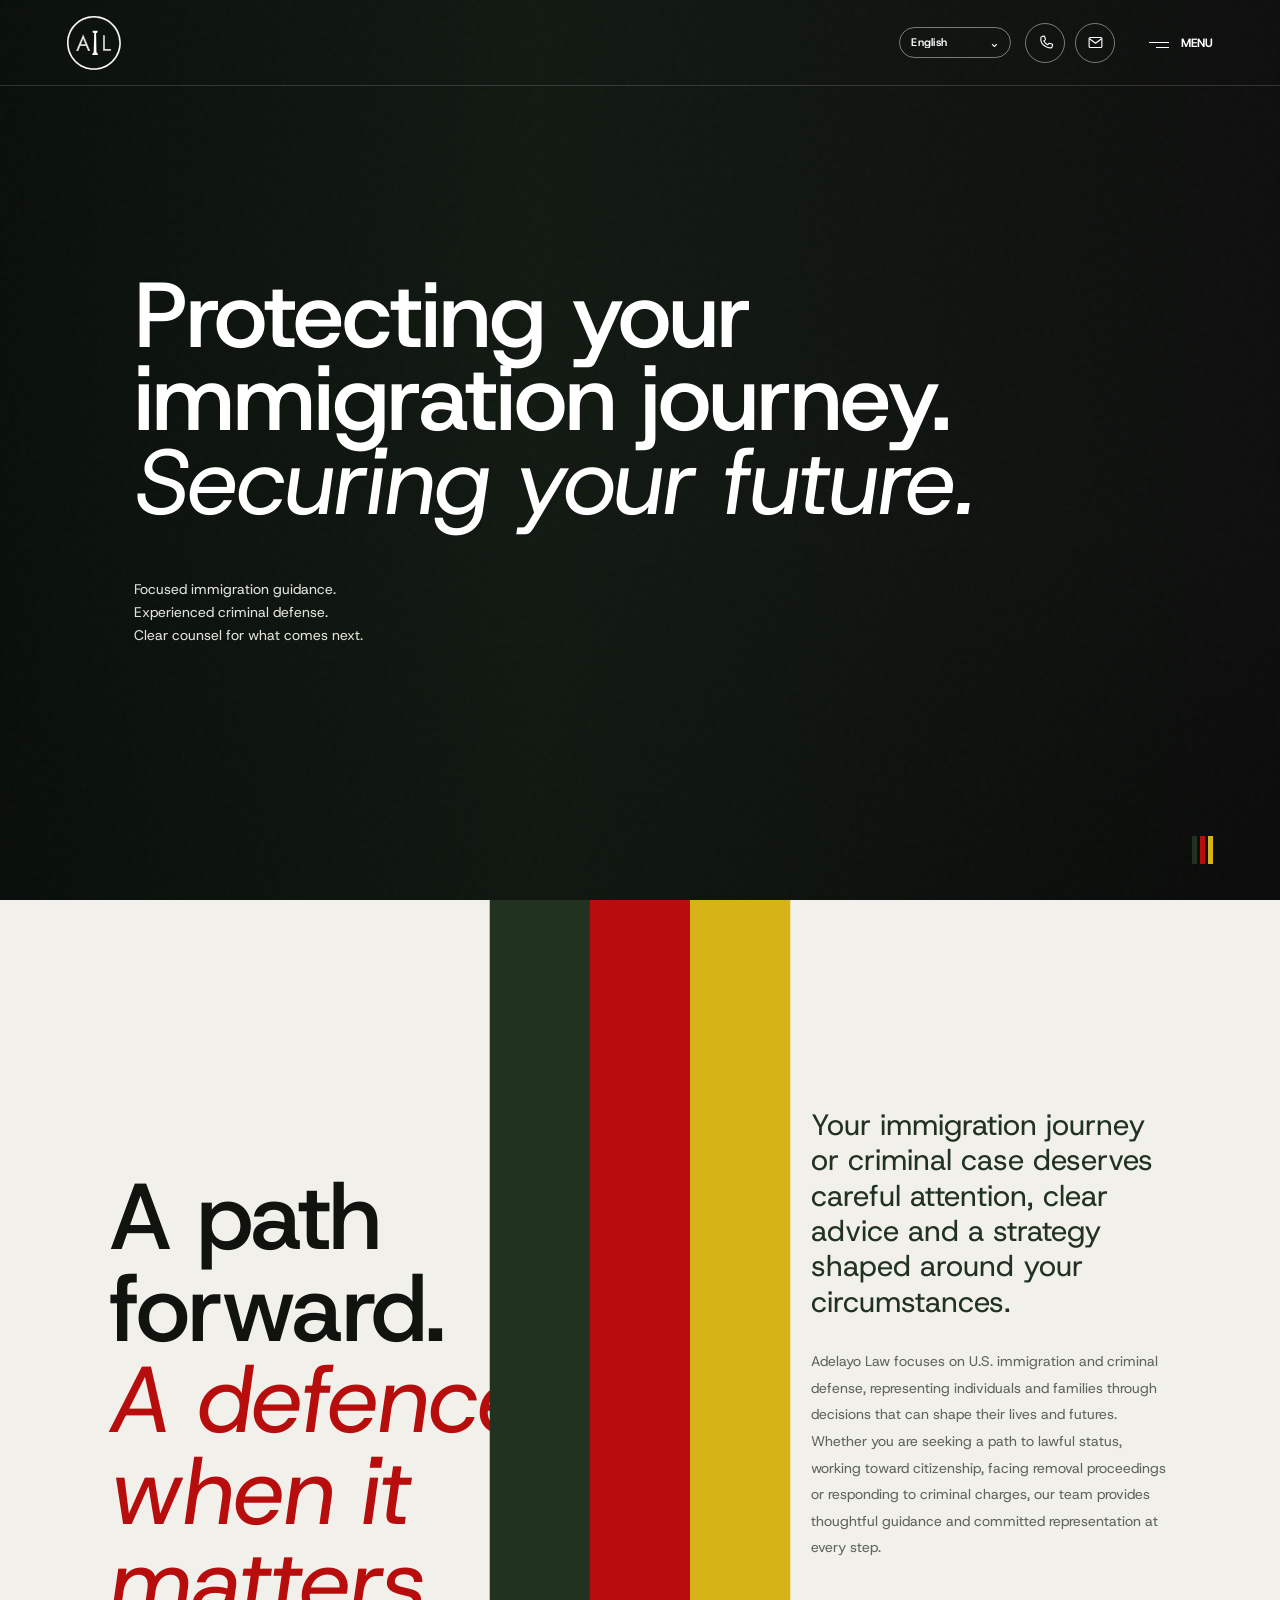
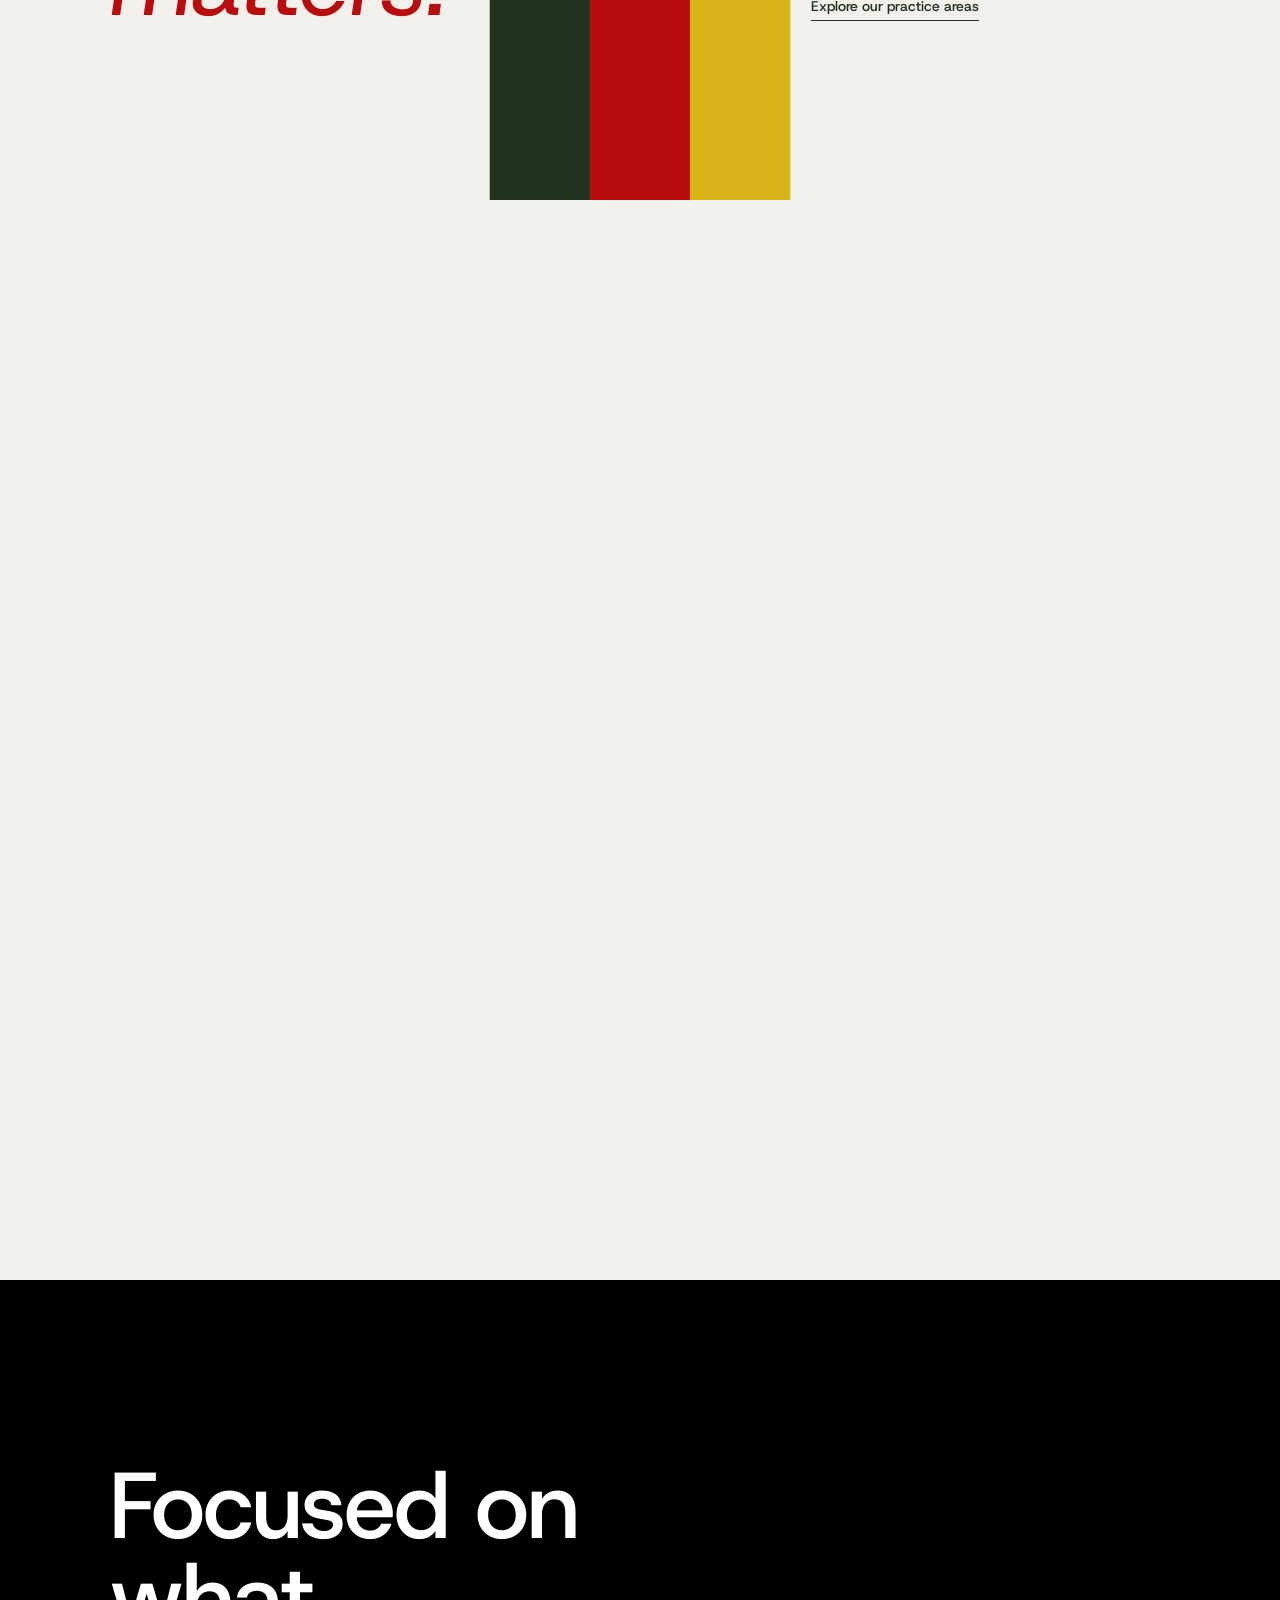
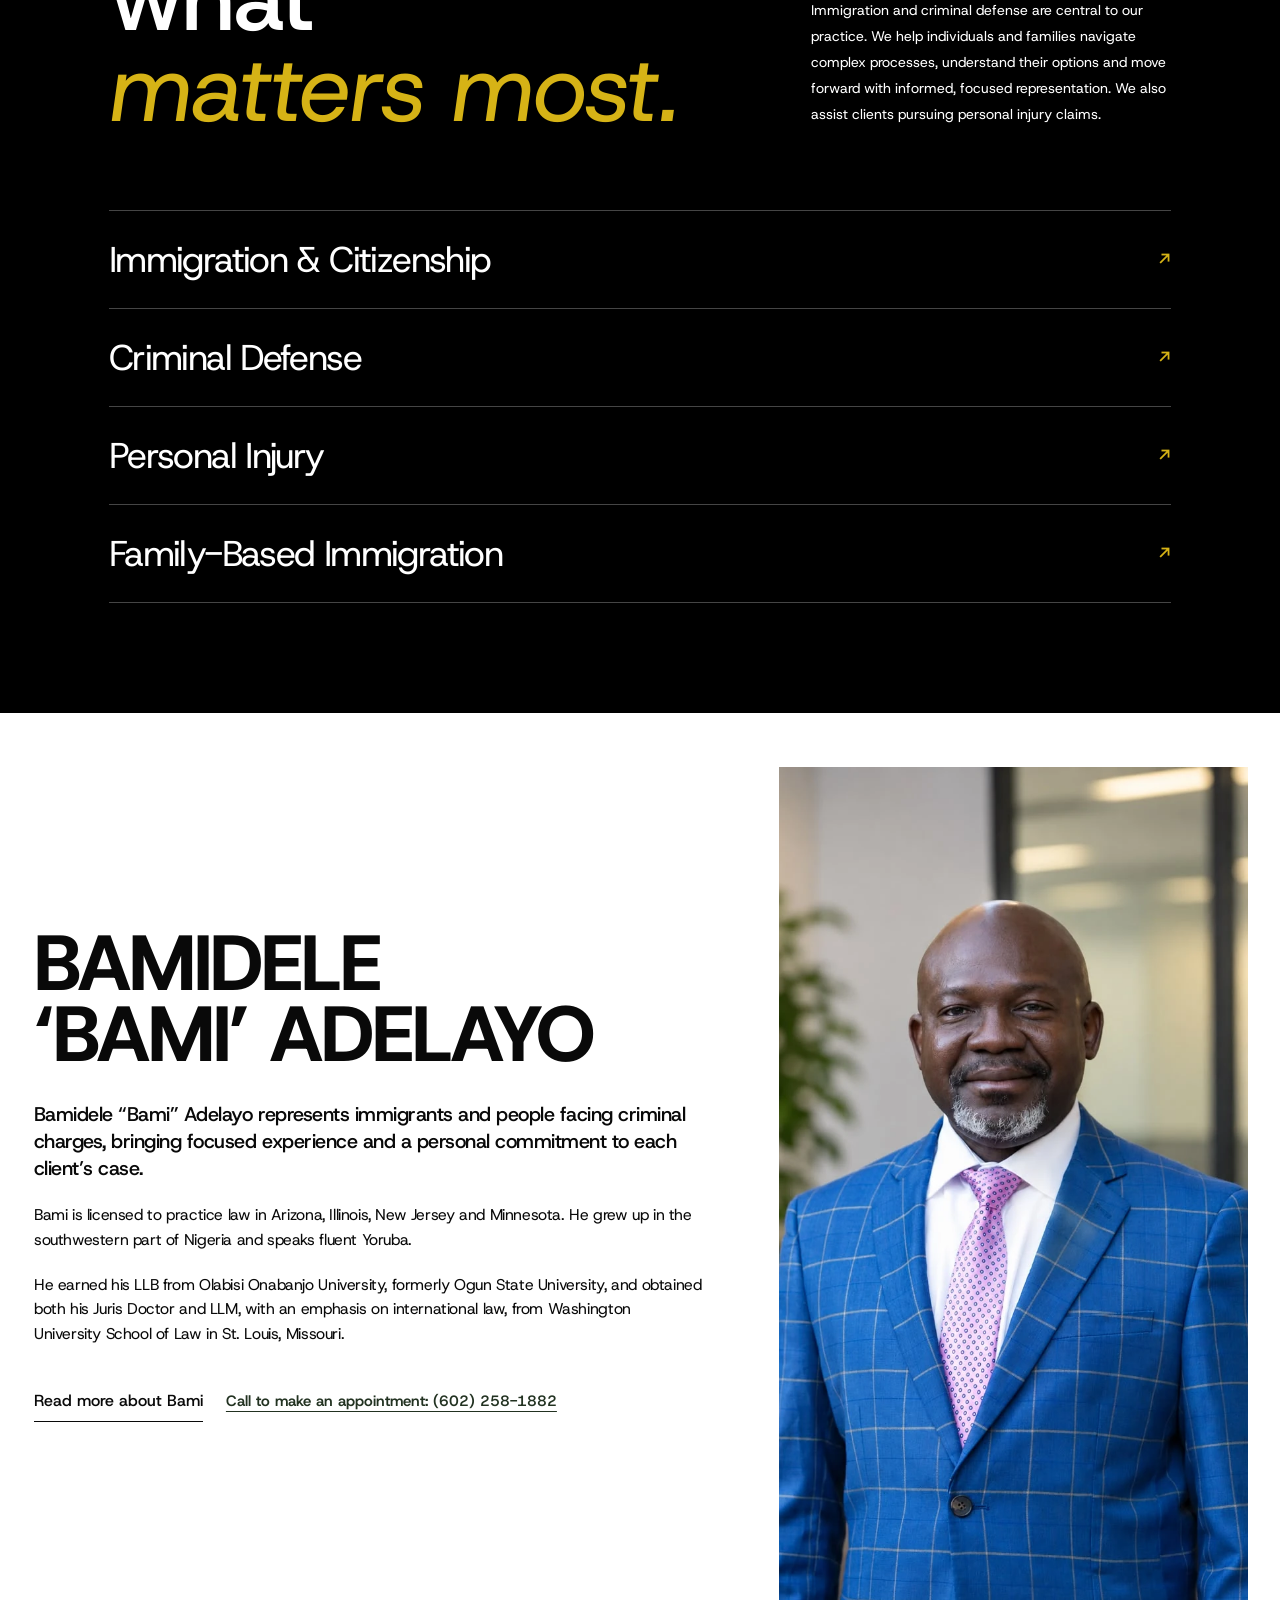
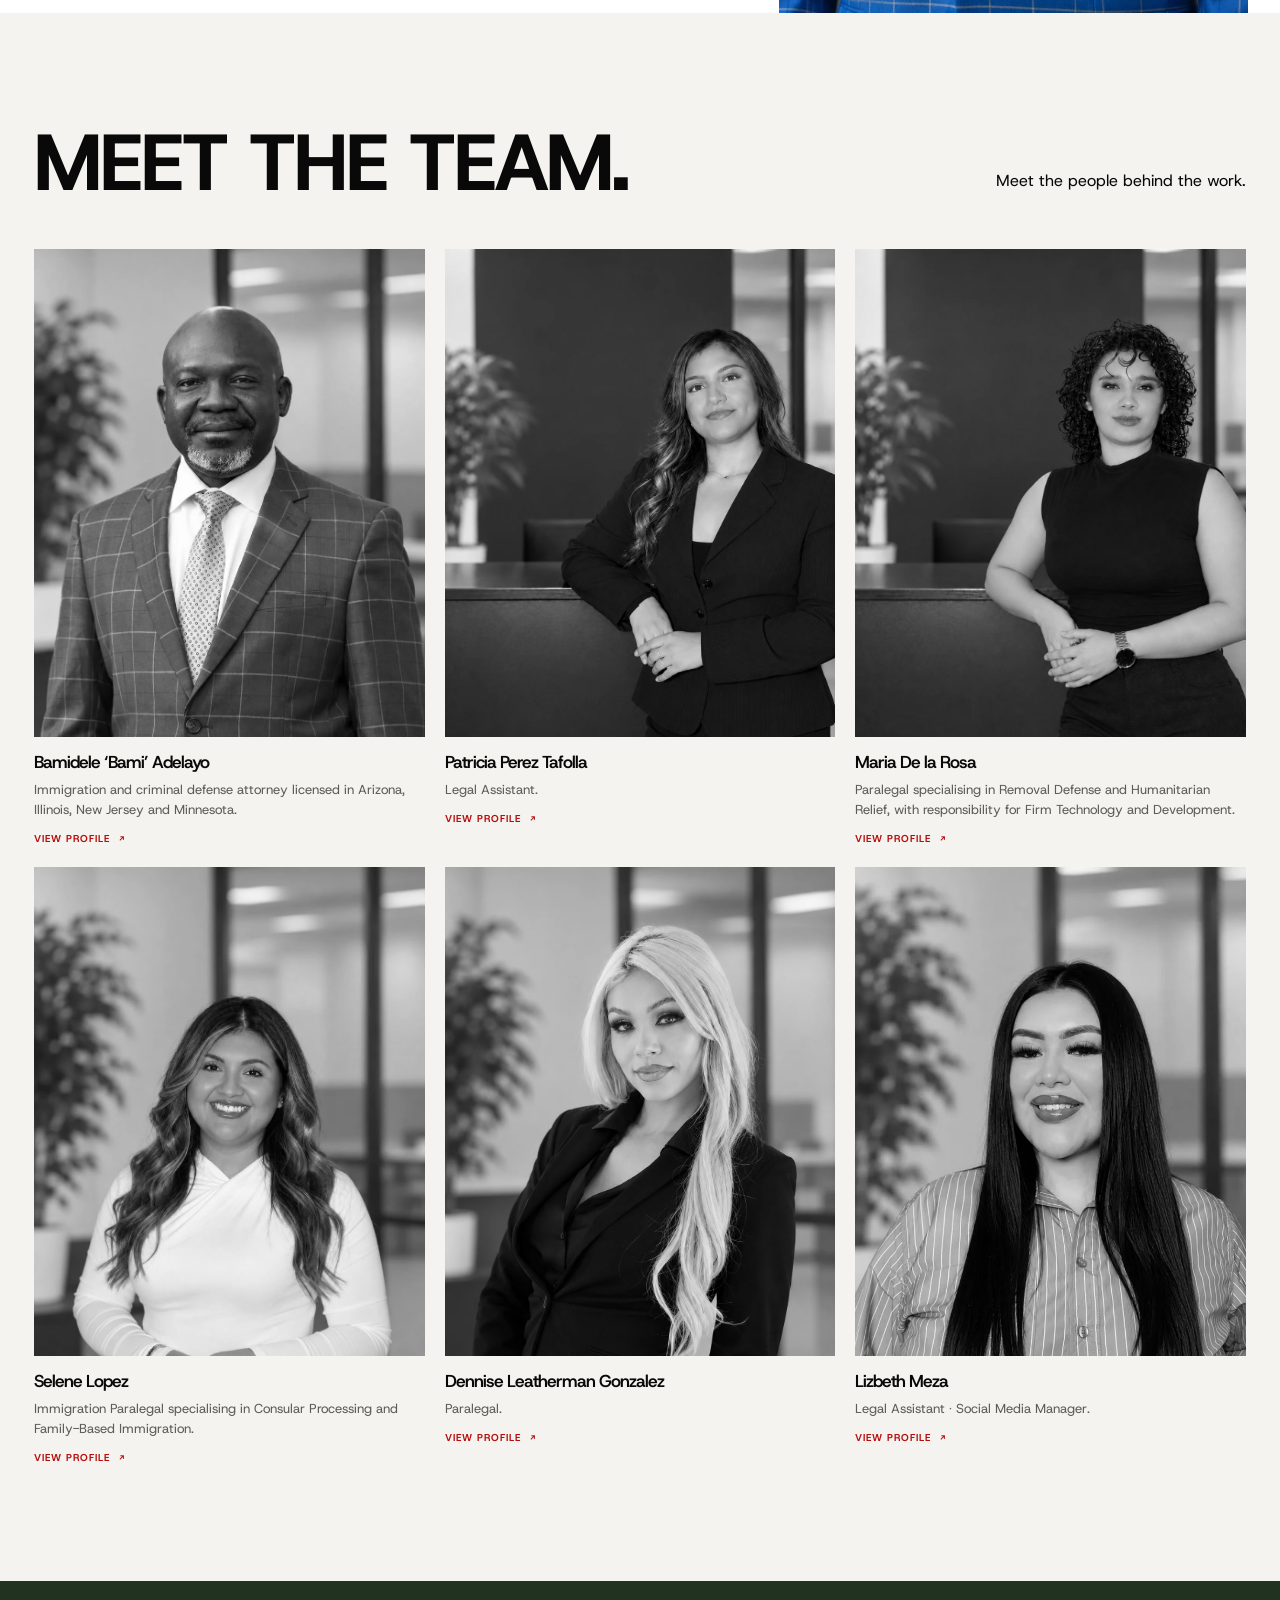
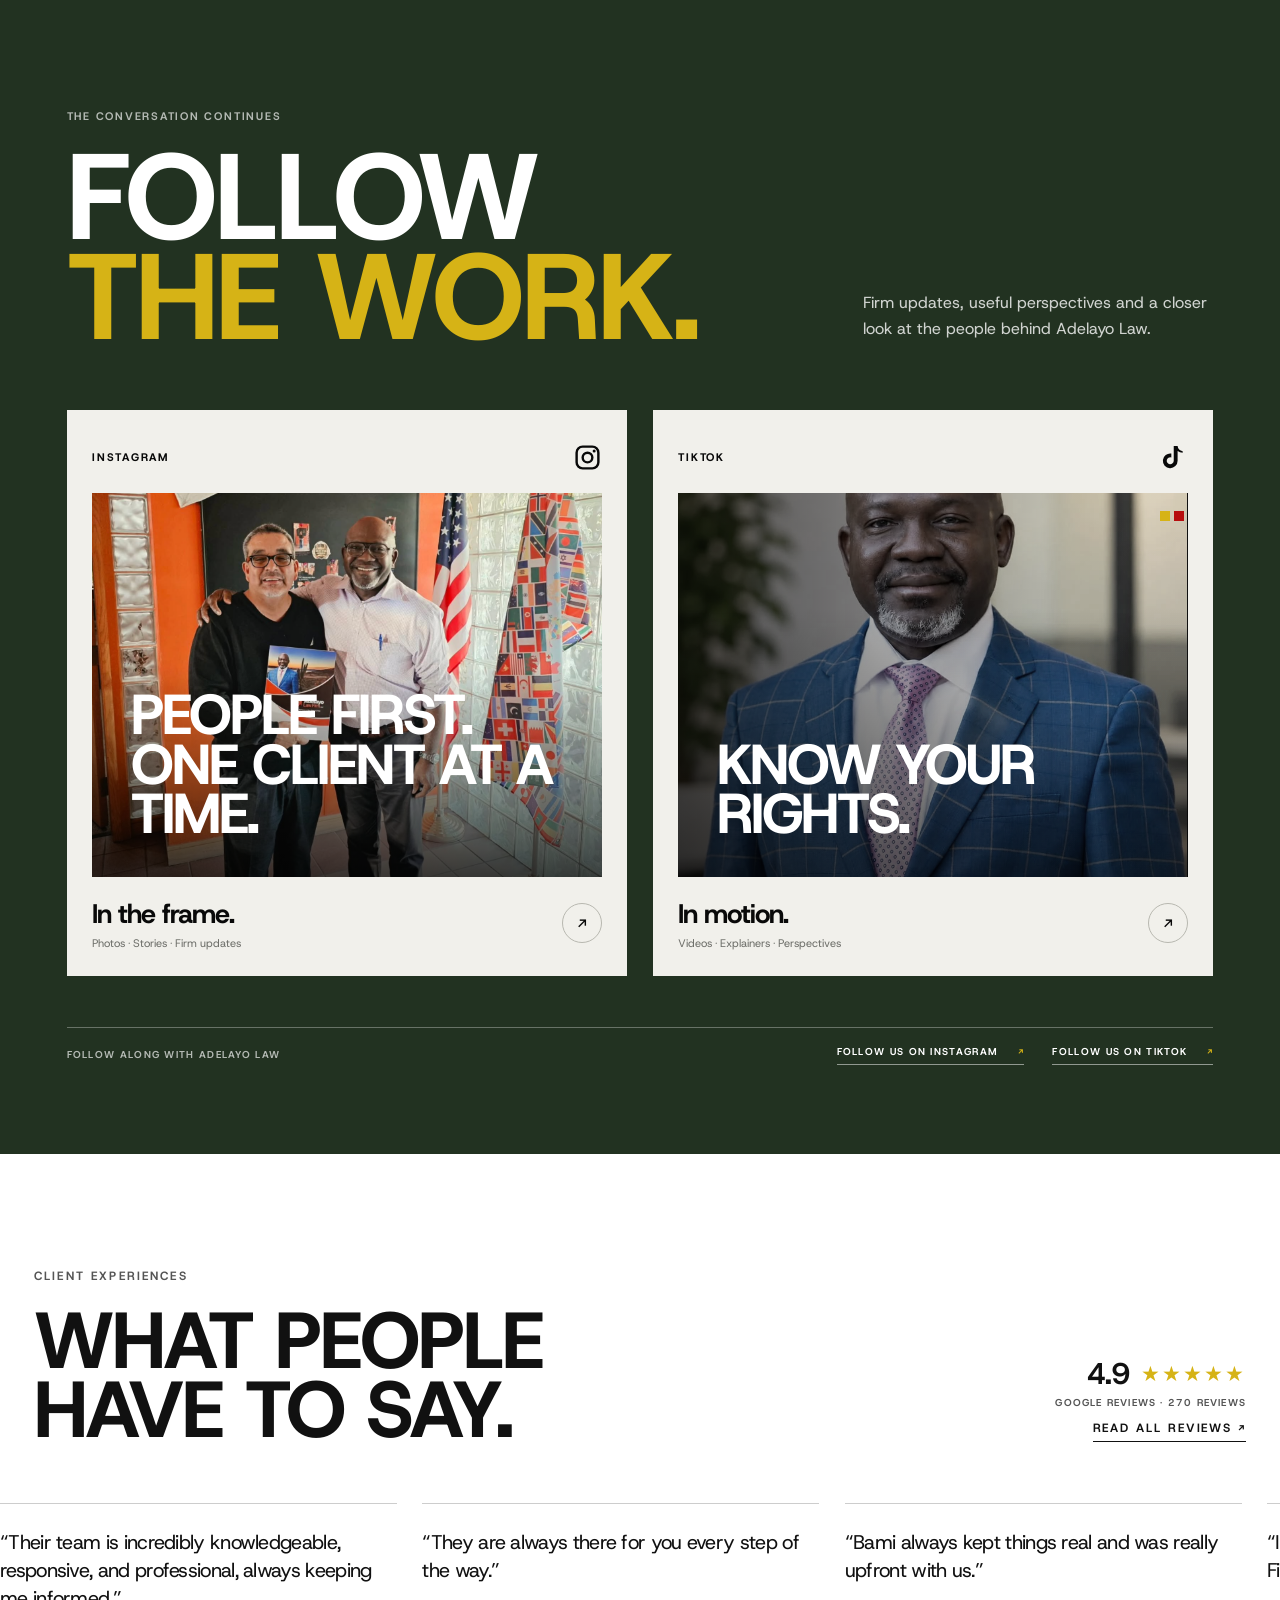
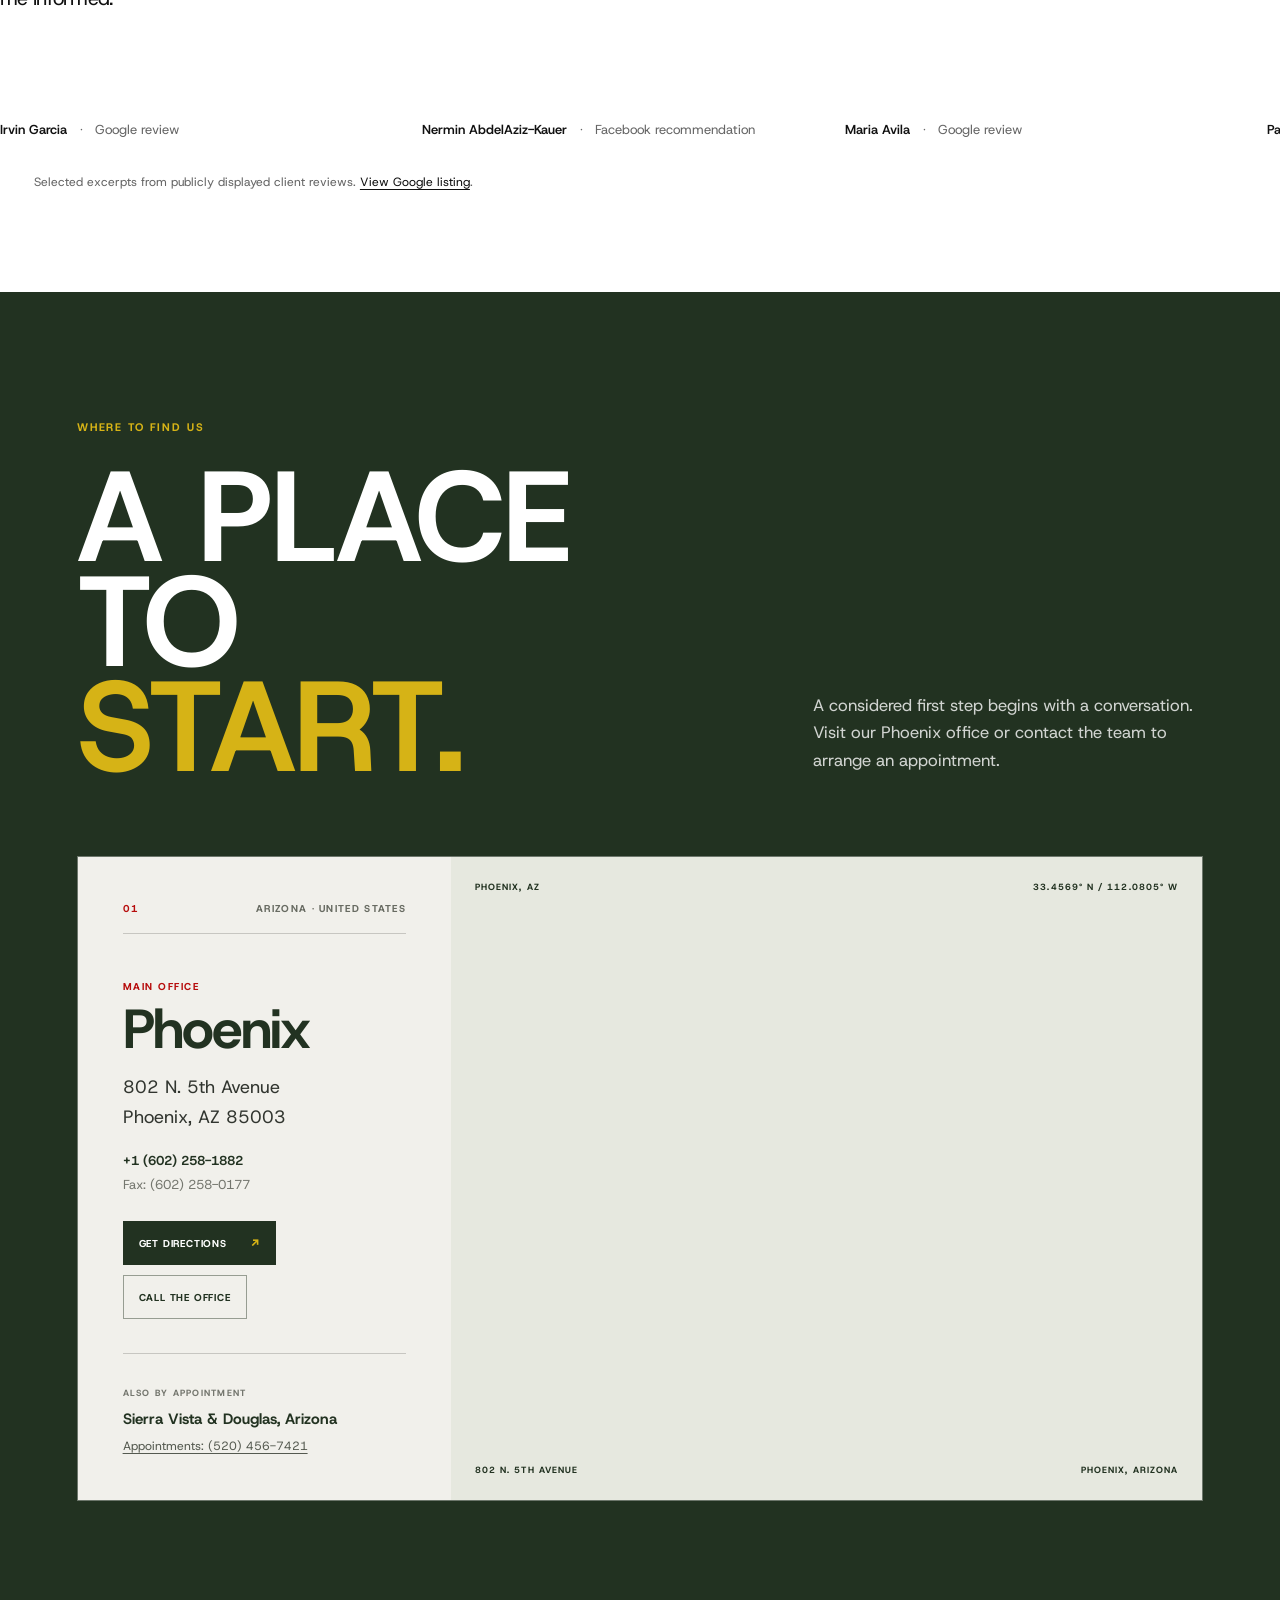
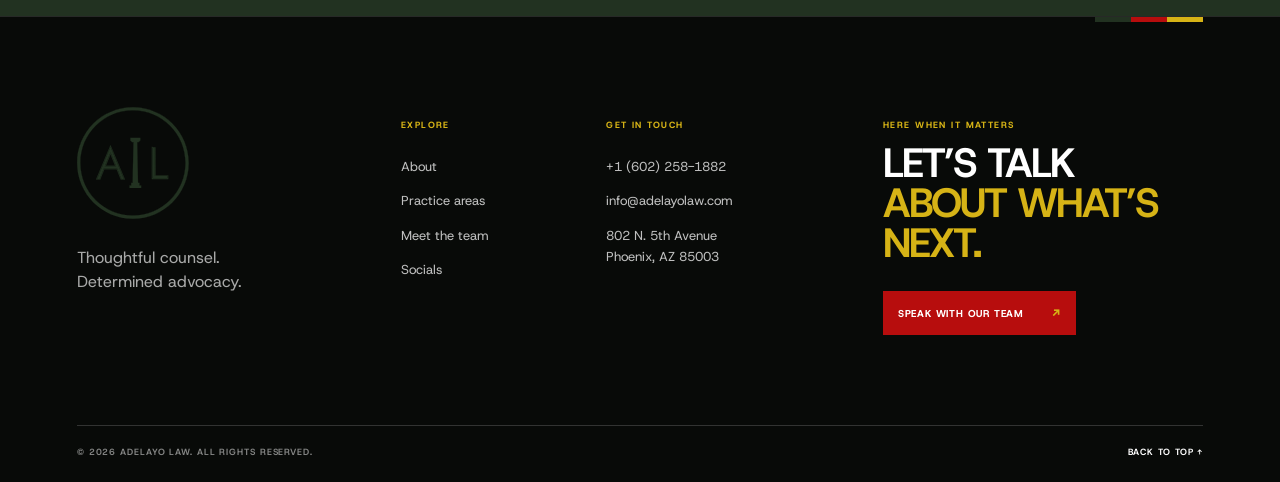
<file: index.html>
<!doctype html>
<html lang="en">
<head>
  <meta charset="utf-8">
  <meta name="viewport" content="width=device-width, initial-scale=1, viewport-fit=cover">
  <meta name="theme-color" content="#080a08">
    <link rel="icon" type="image/svg+xml" href="favicon.svg">
  <link rel="apple-touch-icon" sizes="180x180" href="apple-touch-icon.png">
  <link rel="icon" type="image/png" sizes="32x32" href="favicon-32.png">
<meta name="description" content="Adelayo Law provides focused U.S. immigration guidance and criminal defense representation, helping individuals and families protect their future and understand their options.">
  <title>Adelayo Law — Immigration &amp; Criminal Defense</title>
  <link rel="preconnect" href="https://fonts.googleapis.com">
  <link rel="preconnect" href="https://fonts.gstatic.com" crossorigin>
  <link href="https://fonts.googleapis.com/css2?family=Host+Grotesk:ital,wght@0,400;0,500;0,600;0,700;0,800;1,400;1,500&display=swap" rel="stylesheet">
  <link rel="stylesheet" href="styles.css">
  <script src="script.js" defer></script>
  <script src="translations.js" defer></script>
</head>
<body>
  <div class="site-shell">
    <a class="skip-link" href="#main-content">Skip to content</a>
    <header class="site-header" id="top">
      <a class="wordmark" href="#top" aria-label="Adelayo Law home"><img class="brand-logo" src="assets/adelayo-mark.svg" alt="Adelayo Law"></a>
      <label class="language-switcher" aria-label="Choose website language"><select class="site-language" aria-label="Choose language" title="Choose a language; translations are being prepared"><option value="en">English</option><option value="es">Español</option><option value="fr">Français</option><option value="yo">Yorùbá</option><option value="ig">Igbo</option><option value="ha">Hausa</option></select></label>
      <div class="header-actions" aria-label="Contact Adelayo Law">
        <a class="header-contact" href="tel:+16022581882" aria-label="Call Adelayo Law at +1 602 258 1882" title="Call Adelayo Law">
          <svg viewBox="0 0 24 24" aria-hidden="true"><path d="M6.6 3.8 9.2 3c.7-.2 1.4.2 1.6.9l1 3.1c.2.6 0 1.2-.5 1.6l-1.6 1.2a14.5 14.5 0 0 0 5.5 5.5l1.2-1.6c.4-.5 1-.7 1.6-.5l3.1 1c.7.2 1.1.9.9 1.6l-.8 2.6c-.2.7-.9 1.1-1.6 1.1C10.8 19.5 4.5 13.2 5.5 5.4c0-.7.4-1.4 1.1-1.6Z"/></svg>
        </a>
        <a class="header-contact" href="mailto:info@adelayolaw.com" aria-label="Email Adelayo Law at info@adelayolaw.com" title="Email Adelayo Law">
          <svg viewBox="0 0 24 24" aria-hidden="true"><rect x="3" y="5" width="18" height="14" rx="1.5"/><path d="m4 7 8 6 8-6"/></svg>
        </a>
      </div>
      <button class="menu-toggle" aria-expanded="false" aria-controls="site-menu" aria-label="Open navigation">
        <span></span><span></span><b>MENU</b>
      </button>
    </header>

    <nav class="site-menu" id="site-menu" aria-hidden="true" inert>
      <div class="menu-top"><span class="wordmark"><img class="brand-logo" src="assets/adelayo-mark.svg" alt="Adelayo Law"></span><button class="menu-close" aria-label="Close navigation">CLOSE ×</button></div>
      <div class="menu-links">
        <a class="menu-primary" href="#about">About</a>
        <div class="menu-practice-group">
          <a class="menu-primary menu-practice-heading" href="#practice">Practice areas</a>
          <div class="menu-practice-submenu" aria-label="Practice area pages">
            <a href="immigration-law.html">Immigration &amp; Citizenship</a>
            <a href="criminal-defense.html">Criminal Defense</a>
            <a href="personal-injury.html">Personal Injury</a>
            <a href="family-based-immigration.html">Family-Based Immigration</a>
          </div>
        </div>
        <a class="menu-primary" href="#team">Meet the team</a>
        <a class="menu-primary" href="#locations">Locations</a>
        <a class="menu-primary" href="socials.html">Socials</a>
      </div>
    </nav>

    <main id="main-content">
      <section class="hero" aria-label="Adelayo Law introduction">
        <video class="hero-video" autoplay muted loop playsinline preload="metadata" poster="">
          <source src="assets/adelayo-hero.mp4" type="video/mp4">
        </video>
        <div class="hero-tint"></div>
        <div class="hero-grain"></div>
        <div class="hero-content">
          <h1>Protecting your immigration journey.<br><em>Securing your future.</em></h1>
          <div class="hero-bottom">
            <p>Focused immigration guidance.<br>Experienced criminal defense.<br>Clear counsel for what comes next.</p>
          </div>
        </div>
        <div class="brand-stripes" aria-hidden="true"><i></i><i></i><i></i></div>
      </section>

      <section class="stripe-reveal" id="intro" aria-label="Introducing Adelayo Law">
        <div class="reveal-sticky">
          <div class="intro-content">
            <div class="intro-grid">
              <h2>A path forward.<br><em>A defence when it matters.</em></h2>
              <div class="intro-copy">
                <p class="lead">Your immigration journey or criminal case deserves careful attention, clear advice and a strategy shaped around your circumstances.</p>
                <p>Adelayo Law focuses on U.S. immigration and criminal defense, representing individuals and families through decisions that can shape their lives and futures. Whether you are seeking a path to lawful status, working toward citizenship, facing removal proceedings or responding to criminal charges, our team provides thoughtful guidance and committed representation at every step.</p>
                <a class="text-link" href="#practice">Explore our practice areas</a>
              </div>
            </div>
          </div>
          <div class="stripe-curtain" aria-hidden="true">
            <div class="curtain-stripe green"></div>
            <div class="curtain-stripe red"></div>
            <div class="curtain-stripe yellow"></div>
          </div>
        </div>
      </section>

      <section class="practice section-pad" id="practice">
        <div class="practice-heading" data-reveal><h2>Focused on what<br><em>matters most.</em></h2><p>Immigration and criminal defense are central to our practice. We help individuals and families navigate complex processes, understand their options and move forward with informed, focused representation. We also assist clients pursuing personal injury claims.</p></div>
        <div class="practice-list" data-reveal>
          <a class="practice-item" href="immigration-law.html"><span class="practice-name">Immigration &amp; Citizenship</span><span class="practice-arrow" aria-hidden="true">↗</span></a>
          <a class="practice-item" href="criminal-defense.html"><span class="practice-name">Criminal Defense</span><span class="practice-arrow" aria-hidden="true">↗</span></a>
          <a class="practice-item" href="personal-injury.html"><span class="practice-name">Personal Injury</span><span class="practice-arrow" aria-hidden="true">↗</span></a>
          <a class="practice-item" href="family-based-immigration.html"><span class="practice-name">Family-Based Immigration</span><span class="practice-arrow" aria-hidden="true">↗</span></a>
        </div>
      </section>

      <section class="home-about" id="about" aria-labelledby="home-about-heading">
        <div class="home-about-copy" data-reveal>
          <h2 id="home-about-heading">BAMIDELE ‘BAMI’ ADELAYO</h2>
          <div class="home-about-body">
            <p class="home-about-lead">Bamidele “Bami” Adelayo represents immigrants and people facing criminal charges, bringing focused experience and a personal commitment to each client’s case.</p>
            <p>Bami is licensed to practice law in Arizona, Illinois, New Jersey and Minnesota. He grew up in the southwestern part of Nigeria and speaks fluent Yoruba.</p>
            <p>He earned his LLB from Olabisi Onabanjo University, formerly Ogun State University, and obtained both his Juris Doctor and LLM, with an emphasis on international law, from Washington University School of Law in St. Louis, Missouri.</p>
            <a class="home-about-link" href="about.html">Read more about Bami</a>
            <a class="home-about-call" href="tel:+16022581882">Call to make an appointment: (602) 258-1882</a>
          </div>
        </div>
        <figure class="home-about-portrait" data-reveal>
          <img src="assets/adelayo-attorney.webp" width="853" height="1280" alt="Bamidele ‘Bami’ Adelayo, attorney at Adelayo Law" loading="lazy" decoding="async">
        </figure>
      </section>

      <section class="team-section" id="team" aria-labelledby="team-heading">
        <div class="team-heading" data-reveal>
          <h2 id="team-heading">MEET THE TEAM.</h2>
          <p>Meet the people behind the work.</p>
        </div>

        <div class="team-grid">
          <a class="team-card" data-reveal href="bamidele-bami-adelayo.html" aria-label="View Bamidele ‘Bami’ Adelayo’s profile">
            <div class="team-portrait">
              <img src="assets/adelayo-attorney.webp" alt="Bamidele ‘Bami’ Adelayo" loading="lazy" decoding="async">
            </div>
            <div class="team-info">
              <h3>Bamidele ‘Bami’ Adelayo</h3>
              <p>Immigration and criminal defense attorney licensed in Arizona, Illinois, New Jersey and Minnesota.</p>
              <span class="team-profile-link">VIEW PROFILE <span aria-hidden="true">↗</span></span>
            </div>
          </a>

          <a class="team-card" data-reveal href="patricia-perez-tafolla.html" aria-label="View Patricia Perez Tafolla’s profile">
            <div class="team-portrait">
              <img src="assets/patricia-perez-tafolla.webp" alt="Patricia Perez Tafolla" loading="lazy" decoding="async">
            </div>
            <div class="team-info">
              <h3>Patricia Perez Tafolla</h3>
              <p>Legal Assistant.</p>
              <span class="team-profile-link">VIEW PROFILE <span aria-hidden="true">↗</span></span>
            </div>
          </a>

          <a class="team-card" data-reveal href="maria-de-la-rosa.html" aria-label="View Maria De la Rosa’s profile">
            <div class="team-portrait">
              <img src="assets/maria-de-la-rosa.webp" alt="Maria De la Rosa" loading="lazy" decoding="async">
            </div>
            <div class="team-info">
              <h3>Maria De la Rosa</h3>
              <p>Paralegal specialising in Removal Defense and Humanitarian Relief, with responsibility for Firm Technology and Development.</p>
              <span class="team-profile-link">VIEW PROFILE <span aria-hidden="true">↗</span></span>
            </div>
          </a>

          <a class="team-card" data-reveal href="selene-lopez.html" aria-label="View Selene Lopez’s profile">
            <div class="team-portrait">
              <img src="assets/selene-lopez.webp" alt="Selene Lopez" loading="lazy" decoding="async">
            </div>
            <div class="team-info">
              <h3>Selene Lopez</h3>
              <p>Immigration Paralegal specialising in Consular Processing and Family-Based Immigration.</p>
              <span class="team-profile-link">VIEW PROFILE <span aria-hidden="true">↗</span></span>
            </div>
          </a>

          <a class="team-card" data-reveal href="dennise-leatherman-gonzalez.html" aria-label="View Dennise Leatherman Gonzalez’s profile">
            <div class="team-portrait">
              <img src="assets/dennise-leatherman-gonzalez.webp" alt="Dennise Leatherman Gonzalez" loading="lazy" decoding="async">
            </div>
            <div class="team-info">
              <h3>Dennise Leatherman Gonzalez</h3>
              <p>Paralegal.</p>
              <span class="team-profile-link">VIEW PROFILE <span aria-hidden="true">↗</span></span>
            </div>
          </a>

          <a class="team-card" data-reveal href="lizbeth-meza.html" aria-label="View Lizbeth Meza’s profile">
            <div class="team-portrait">
              <img src="assets/lizbeth-meza.webp" alt="Lizbeth Meza" loading="lazy" decoding="async">
            </div>
            <div class="team-info">
              <h3>Lizbeth Meza</h3>
              <p>Legal Assistant · Social Media Manager.</p>
              <span class="team-profile-link">VIEW PROFILE <span aria-hidden="true">↗</span></span>
            </div>
          </a>

        </div>
      </section>




      <section class="home-socials" id="socials" aria-labelledby="home-socials-heading">
        <div class="home-socials-head" data-reveal>
          <div>
            <p class="home-socials-kicker">THE CONVERSATION CONTINUES</p>
            <h2 id="home-socials-heading">FOLLOW<br><em>THE WORK.</em></h2>
          </div>
          <p>Firm updates, useful perspectives and a closer look at the people behind Adelayo Law.</p>
        </div>

        <div class="home-socials-grid">
          <a class="home-social-card home-instagram-card" href="https://www.instagram.com/adelayolawfirmpllc/" target="_blank" rel="noopener noreferrer" aria-label="Visit Adelayo Law on Instagram" data-reveal>
            <div class="home-social-card-top">
              <span class="home-social-platform">INSTAGRAM</span>
              <svg class="home-social-logo instagram-logo" viewBox="0 0 24 24" role="img" aria-label="Instagram logo">
                <rect x="3" y="3" width="18" height="18" rx="5" fill="none" stroke="currentColor" stroke-width="2"/>
                <circle cx="12" cy="12" r="4" fill="none" stroke="currentColor" stroke-width="2"/>
                <circle cx="17.5" cy="6.7" r="1.25" fill="currentColor"/>
              </svg>
            </div>
            <div class="home-social-art instagram-art">
              <img src="assets/adelayo-client-moment.png" alt="Bamidele ‘Bami’ Adelayo with a client at the Adelayo Law office" loading="lazy" decoding="async">
              <span>PEOPLE FIRST.<br>ONE CLIENT AT A TIME.</span>
              <i aria-hidden="true"></i>
            </div>
            <div class="home-social-card-bottom">
              <div><strong>In the frame.</strong><span>Photos · Stories · Firm updates</span></div>
              <span class="home-social-arrow" aria-hidden="true">↗</span>
            </div>
          </a>

          <a class="home-social-card home-tiktok-card" href="https://www.tiktok.com/@adelayolawfirmpllc" target="_blank" rel="noopener noreferrer" aria-label="Visit Adelayo Law on TikTok" data-reveal>
            <div class="home-social-card-top">
              <span class="home-social-platform">TIKTOK</span>
              <svg class="home-social-logo tiktok-logo" viewBox="0 0 24 24" role="img" aria-label="TikTok logo">
                <path fill="currentColor" d="M19.6 8.1a6.8 6.8 0 0 1-4.2-1.5v8.1a6.1 6.1 0 1 1-5.2-6.0v3.2a2.9 2.9 0 1 0 2 2.8V2.5h3.2c.2 2.2 1.8 4 4.2 4.3v3.2z"/>
              </svg>
            </div>
            <div class="home-social-art tiktok-art">
              <video autoplay muted loop playsinline preload="metadata" poster="assets/adelayo-attorney.webp" aria-label="Adelayo Law brand film preview">
                <source src="assets/adelayo-hero.mp4" type="video/mp4">
              </video>
              <div class="home-tiktok-shade"></div>
              <span>KNOW YOUR<br>RIGHTS.</span>
              <i aria-hidden="true"></i>
            </div>
            <div class="home-social-card-bottom">
              <div><strong>In motion.</strong><span>Videos · Explainers · Perspectives</span></div>
              <span class="home-social-arrow" aria-hidden="true">↗</span>
            </div>
          </a>
        </div>

        <div class="home-socials-foot" data-reveal>
          <span>FOLLOW ALONG WITH ADELAYO LAW</span>
          <div class="home-socials-follow-links">
            <a href="https://www.instagram.com/adelayolawfirmpllc/" target="_blank" rel="noopener noreferrer">FOLLOW US ON INSTAGRAM <span aria-hidden="true">↗</span></a>
            <a href="https://www.tiktok.com/@adelayolawfirmpllc" target="_blank" rel="noopener noreferrer">FOLLOW US ON TIKTOK <span aria-hidden="true">↗</span></a>
          </div>
        </div>
      </section>

      <section class="testimonials" id="testimonials" aria-labelledby="testimonials-heading" data-reveal>
        <div class="testimonials-head">
          <div>
            <p class="testimonials-kicker">CLIENT EXPERIENCES</p>
            <h2 id="testimonials-heading">WHAT PEOPLE<br>HAVE TO SAY.</h2>
          </div>
          <div class="google-rating" aria-label="Google rating: 4.9 out of 5 based on 270 reviews">
            <div class="google-rating-top"><span class="google-rating-score">4.9</span><span class="google-rating-stars" aria-hidden="true">★★★★★</span></div>
            <span class="google-rating-caption">GOOGLE REVIEWS · 270 REVIEWS</span>
            <a class="all-reviews-link" href="https://www.google.com/maps/place/Adelayo+Law+Firm+PLLC/@33.4569109,-112.0830537,17z/" target="_blank" rel="noopener noreferrer">READ ALL REVIEWS <span aria-hidden="true">↗</span></a>
          </div>
        </div>

        <div class="testimonial-viewport" aria-label="Selected client testimonials" aria-live="off">
          <div class="testimonial-track">
            <div class="testimonial-group">
              <article class="testimonial-card">
                <p class="testimonial-quote">“Their team is incredibly knowledgeable, responsive, and professional, always keeping me informed.”</p>
                <div class="testimonial-meta"><strong>Irvin Garcia</strong><span>Google review</span></div>
              </article>
              <article class="testimonial-card">
                <p class="testimonial-quote">“They are always there for you every step of the way.”</p>
                <div class="testimonial-meta"><strong>Nermin AbdelAziz-Kauer</strong><span>Facebook recommendation</span></div>
              </article>
              <article class="testimonial-card">
                <p class="testimonial-quote">“Bami always kept things real and was really upfront with us.”</p>
                <div class="testimonial-meta"><strong>Maria Avila</strong><span>Google review</span></div>
              </article>
              <article class="testimonial-card">
                <p class="testimonial-quote">“I strongly recommend Bami Adolayo Law Firm and his staff for immigration purpose.”</p>
                <div class="testimonial-meta"><strong>Pastor Tezera Belachew</strong><span>Google review</span></div>
              </article>
            </div>
            <div class="testimonial-group" aria-hidden="true">
              <article class="testimonial-card">
                <p class="testimonial-quote">“Their team is incredibly knowledgeable, responsive, and professional, always keeping me informed.”</p>
                <div class="testimonial-meta"><strong>Irvin Garcia</strong><span>Google review</span></div>
              </article>
              <article class="testimonial-card">
                <p class="testimonial-quote">“They are always there for you every step of the way.”</p>
                <div class="testimonial-meta"><strong>Nermin AbdelAziz-Kauer</strong><span>Facebook recommendation</span></div>
              </article>
              <article class="testimonial-card">
                <p class="testimonial-quote">“Bami always kept things real and was really upfront with us.”</p>
                <div class="testimonial-meta"><strong>Maria Avila</strong><span>Google review</span></div>
              </article>
              <article class="testimonial-card">
                <p class="testimonial-quote">“I strongly recommend Bami Adolayo Law Firm and his staff for immigration purpose.”</p>
                <div class="testimonial-meta"><strong>Pastor Tezera Belachew</strong><span>Google review</span></div>
              </article>
            </div>
          </div>
        </div>
        <p class="testimonial-source">Selected excerpts from publicly displayed client reviews. <a href="https://www.google.com/maps/place/Adelayo+Law+Firm+PLLC/@33.4569109,-112.0830537,17z/" target="_blank" rel="noopener noreferrer">View Google listing</a>.</p>
      </section>

      <section class="locations-section" id="locations" aria-labelledby="locations-heading">
        <div class="locations-heading" data-reveal>
          <p class="locations-kicker">WHERE TO FIND US</p>
          <h2 id="locations-heading">A PLACE TO<br><em>START.</em></h2>
          <p class="locations-intro">A considered first step begins with a conversation. Visit our Phoenix office or contact the team to arrange an appointment.</p>
        </div>

        <div class="locations-layout">
          <div class="location-details" data-reveal>
            <div class="location-index"><span>01</span><span>ARIZONA · UNITED STATES</span></div>
            <p class="location-label">MAIN OFFICE</p>
            <h3>Phoenix</h3>
            <address>802 N. 5th Avenue<br>Phoenix, AZ 85003</address>
            <div class="location-contact">
              <a href="tel:+16022581882">+1 (602) 258-1882</a>
              <span>Fax: (602) 258-0177</span>
            </div>
            <div class="location-actions">
              <a class="location-directions" href="https://www.google.com/maps/search/?api=1&query=802+N+5th+Avenue+Phoenix+AZ+85003" target="_blank" rel="noopener noreferrer">GET DIRECTIONS <span aria-hidden="true">↗</span></a>
              <a class="location-call" href="tel:+16022581882">CALL THE OFFICE</a>
            </div>
            <div class="location-service-areas">
              <span>ALSO BY APPOINTMENT</span>
              <p>Sierra Vista &amp; Douglas, Arizona</p>
              <a href="tel:+15204567421">Appointments: (520) 456-7421</a>
            </div>
          </div>
          <div class="location-map" data-reveal>
            <div class="location-map-top"><span>PHOENIX, AZ</span><span>33.4569° N / 112.0805° W</span></div>
            <iframe title="Map showing Adelayo Law's Phoenix office at 802 N. 5th Avenue" src="https://www.google.com/maps?q=802%20N.%205th%20Avenue%2C%20Phoenix%2C%20AZ%2085003&output=embed" loading="lazy" referrerpolicy="no-referrer-when-downgrade" allowfullscreen></iframe>
            <div class="location-map-caption"><span>802 N. 5TH AVENUE</span><span>PHOENIX, ARIZONA</span></div>
          </div>
        </div>
      </section>

    </main>

    <footer class="site-footer" aria-label="Site footer">
      <div class="footer-stripe" aria-hidden="true"><i></i><i></i><i></i></div>
      <div class="footer-main">
        <div class="footer-brand">
          <a href="#top" class="footer-logo" aria-label="Adelayo Law — back to top"><img class="footer-logo-mark" src="assets/adelayo-mark-green.svg" alt="Adelayo Law"></a>
          <p>Thoughtful counsel.<br>Determined advocacy.</p>
        </div>
        <div class="footer-column">
          <span class="footer-label">EXPLORE</span>
          <a href="#about">About</a>
          <a href="#practice">Practice areas</a>
          <a href="#team">Meet the team</a>
          <a href="socials.html">Socials</a>
        </div>
        <div class="footer-column">
          <span class="footer-label">GET IN TOUCH</span>
          <a href="tel:+16022581882">+1 (602) 258-1882</a>
          <a href="mailto:info@adelayolaw.com">info@adelayolaw.com</a>
          <span>802 N. 5th Avenue<br>Phoenix, AZ 85003</span>
        </div>
        <div class="footer-cta">
          <span class="footer-label">HERE WHEN IT MATTERS</span>
          <h2>LET’S TALK<br><em>ABOUT WHAT’S NEXT.</em></h2>
          <a href="tel:+16022581882">SPEAK WITH OUR TEAM <span aria-hidden="true">↗</span></a>
        </div>
      </div>
      <div class="footer-bottom">
        <span>© <span id="footer-year">2026</span> ADELAYO LAW. ALL RIGHTS RESERVED.</span>
        <a href="#top">BACK TO TOP ↑</a>
      </div>
    </footer>

  </div>

</body>
</html>
</file>
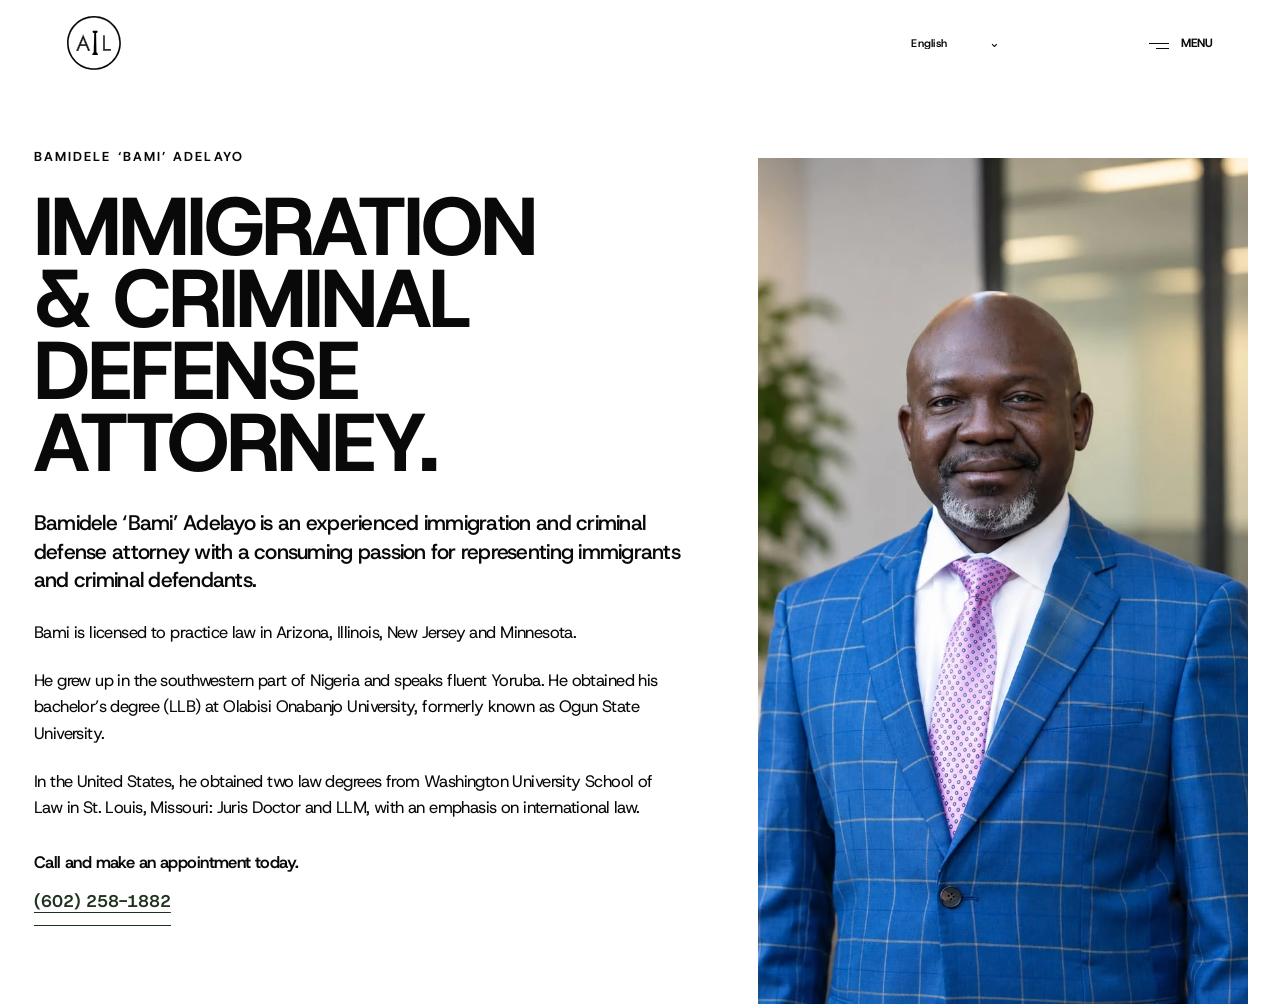
<file: about.html>
<!doctype html>
<html lang="en">
<head>
  <meta charset="utf-8">
  <meta name="viewport" content="width=device-width, initial-scale=1, viewport-fit=cover">
  <meta name="theme-color" content="#ffffff">
    <link rel="icon" type="image/svg+xml" href="favicon.svg">
  <link rel="apple-touch-icon" sizes="180x180" href="apple-touch-icon.png">
  <link rel="icon" type="image/png" sizes="32x32" href="favicon-32.png">
<meta name="description" content="Meet the attorney behind Adelayo Law and learn about the firm's approach to legal representation.">
  <title>About — Adelayo Law</title>
  <link rel="preconnect" href="https://fonts.googleapis.com">
  <link rel="preconnect" href="https://fonts.gstatic.com" crossorigin>
  <link rel="preload" href="https://fonts.googleapis.com/css2?family=Host+Grotesk:wght@400;500;600;700;800&display=swap" as="style">
  <link href="https://fonts.googleapis.com/css2?family=Host+Grotesk:wght@400;500;600;700;800&display=swap" rel="stylesheet">
  <link rel="stylesheet" href="styles.css">
  <script src="script.js" defer></script>
  <script src="translations.js" defer></script>
</head>
<body class="about-page">
  <div class="site-shell">
    <a class="skip-link" href="#main-content">Skip to content</a>
    <header class="site-header" id="top">
      <a class="wordmark" href="index.html" aria-label="Adelayo Law home"><img class="brand-logo" src="assets/adelayo-mark.svg" alt="Adelayo Law"></a>
      <label class="language-switcher" aria-label="Choose website language"><select class="site-language" aria-label="Choose language" title="Choose a language; translations are being prepared"><option value="en">English</option><option value="es">Español</option><option value="fr">Français</option><option value="yo">Yorùbá</option><option value="ig">Igbo</option><option value="ha">Hausa</option></select></label>
      <div class="header-actions" aria-label="Contact Adelayo Law">
        <a class="header-contact" href="tel:+16022581882" aria-label="Call Adelayo Law at +1 602 258 1882" title="Call Adelayo Law">
          <svg viewBox="0 0 24 24" aria-hidden="true"><path d="M6.6 3.8 9.2 3c.7-.2 1.4.2 1.6.9l1 3.1c.2.6 0 1.2-.5 1.6l-1.6 1.2a14.5 14.5 0 0 0 5.5 5.5l1.2-1.6c.4-.5 1-.7 1.6-.5l3.1 1c.7.2 1.1.9.9 1.6l-.8 2.6c-.2.7-.9 1.1-1.6 1.1C10.8 19.5 4.5 13.2 5.5 5.4c0-.7.4-1.4 1.1-1.6Z"/></svg>
        </a>
        <a class="header-contact" href="mailto:info@adelayolaw.com" aria-label="Email Adelayo Law at info@adelayolaw.com" title="Email Adelayo Law">
          <svg viewBox="0 0 24 24" aria-hidden="true"><rect x="3" y="5" width="18" height="14" rx="1.5"/><path d="m4 7 8 6 8-6"/></svg>
        </a>
      </div>
      <button class="menu-toggle" aria-expanded="false" aria-controls="site-menu" aria-label="Open navigation">
        <span></span><span></span><b>MENU</b>
      </button>
    </header>

    <nav class="site-menu" id="site-menu" aria-hidden="true" inert>
      <div class="menu-top"><a class="wordmark" href="index.html"><img class="brand-logo" src="assets/adelayo-mark.svg" alt="Adelayo Law"></a><button class="menu-close" aria-label="Close navigation">CLOSE ×</button></div>
      <div class="menu-links">
        <a href="index.html">Home</a>
        <a href="about.html" aria-current="page">About</a>
        <a href="index.html#practice">Practice areas</a>
        <a href="socials.html">Socials</a>
      </div>
    </nav>

    <main id="main-content">
      <section class="attorney-intro" aria-labelledby="attorney-heading">
        <div class="attorney-copy" data-reveal>
          <p class="attorney-kicker">BAMIDELE ‘BAMI’ ADELAYO</p>
          <h1 id="attorney-heading">IMMIGRATION &amp; CRIMINAL DEFENSE ATTORNEY.</h1>
          <div class="attorney-body">
            <p class="attorney-lead">Bamidele ‘Bami’ Adelayo is an experienced immigration and criminal defense attorney with a consuming passion for representing immigrants and criminal defendants.</p>
            <p>Bami is licensed to practice law in Arizona, Illinois, New Jersey and Minnesota.</p>
            <p>He grew up in the southwestern part of Nigeria and speaks fluent Yoruba. He obtained his bachelor’s degree (LLB) at Olabisi Onabanjo University, formerly known as Ogun State University.</p>
            <p>In the United States, he obtained two law degrees from Washington University School of Law in St. Louis, Missouri: Juris Doctor and LLM, with an emphasis on international law.</p>
            <p class="attorney-appointment">Call and make an appointment today.</p>
            <a class="attorney-contact" href="tel:+16022581882"> (602) 258-1882</a>
          </div>
        </div>
        <figure class="attorney-portrait" data-reveal>
          <img src="assets/adelayo-attorney.webp" width="853" height="1280" alt="Bamidele ‘Bami’ Adelayo, attorney at Adelayo Law" fetchpriority="high">
        </figure>
      </section>
    </main>
  </div>

</body>
</html>
</file>
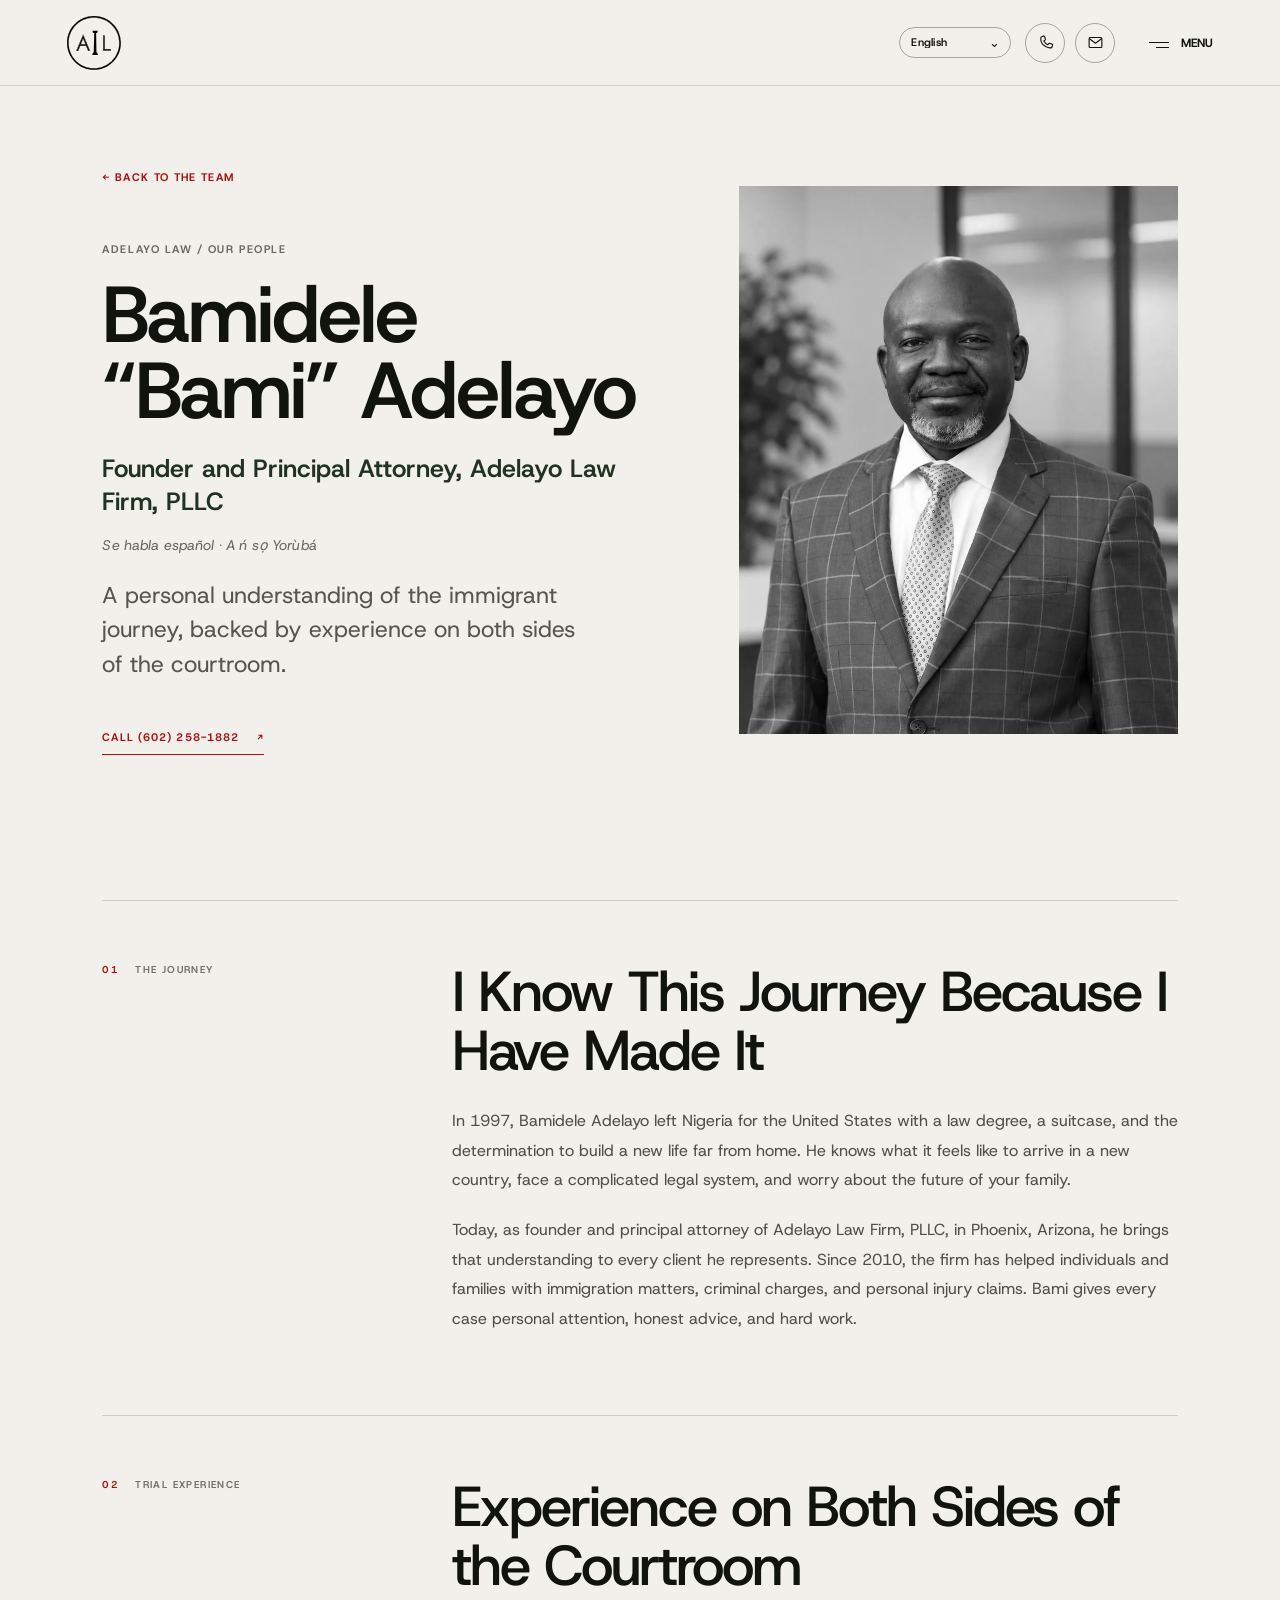
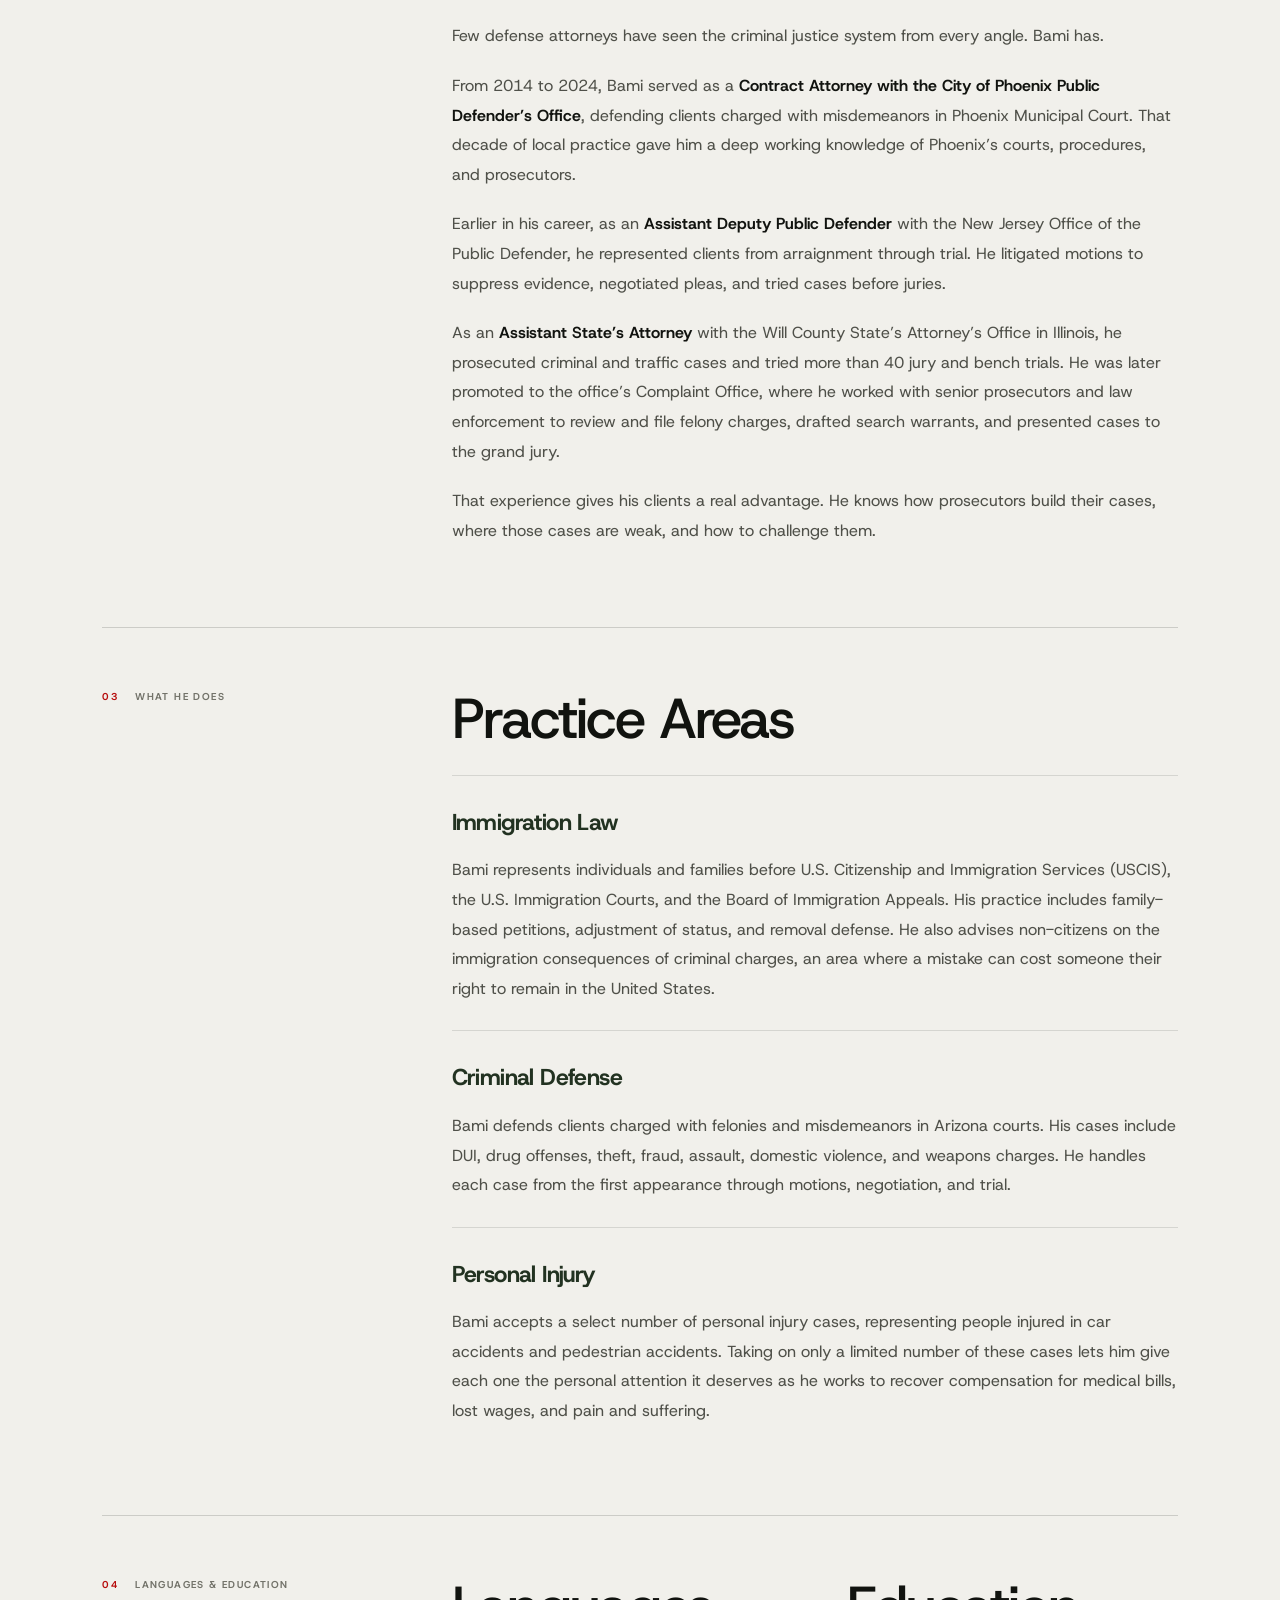
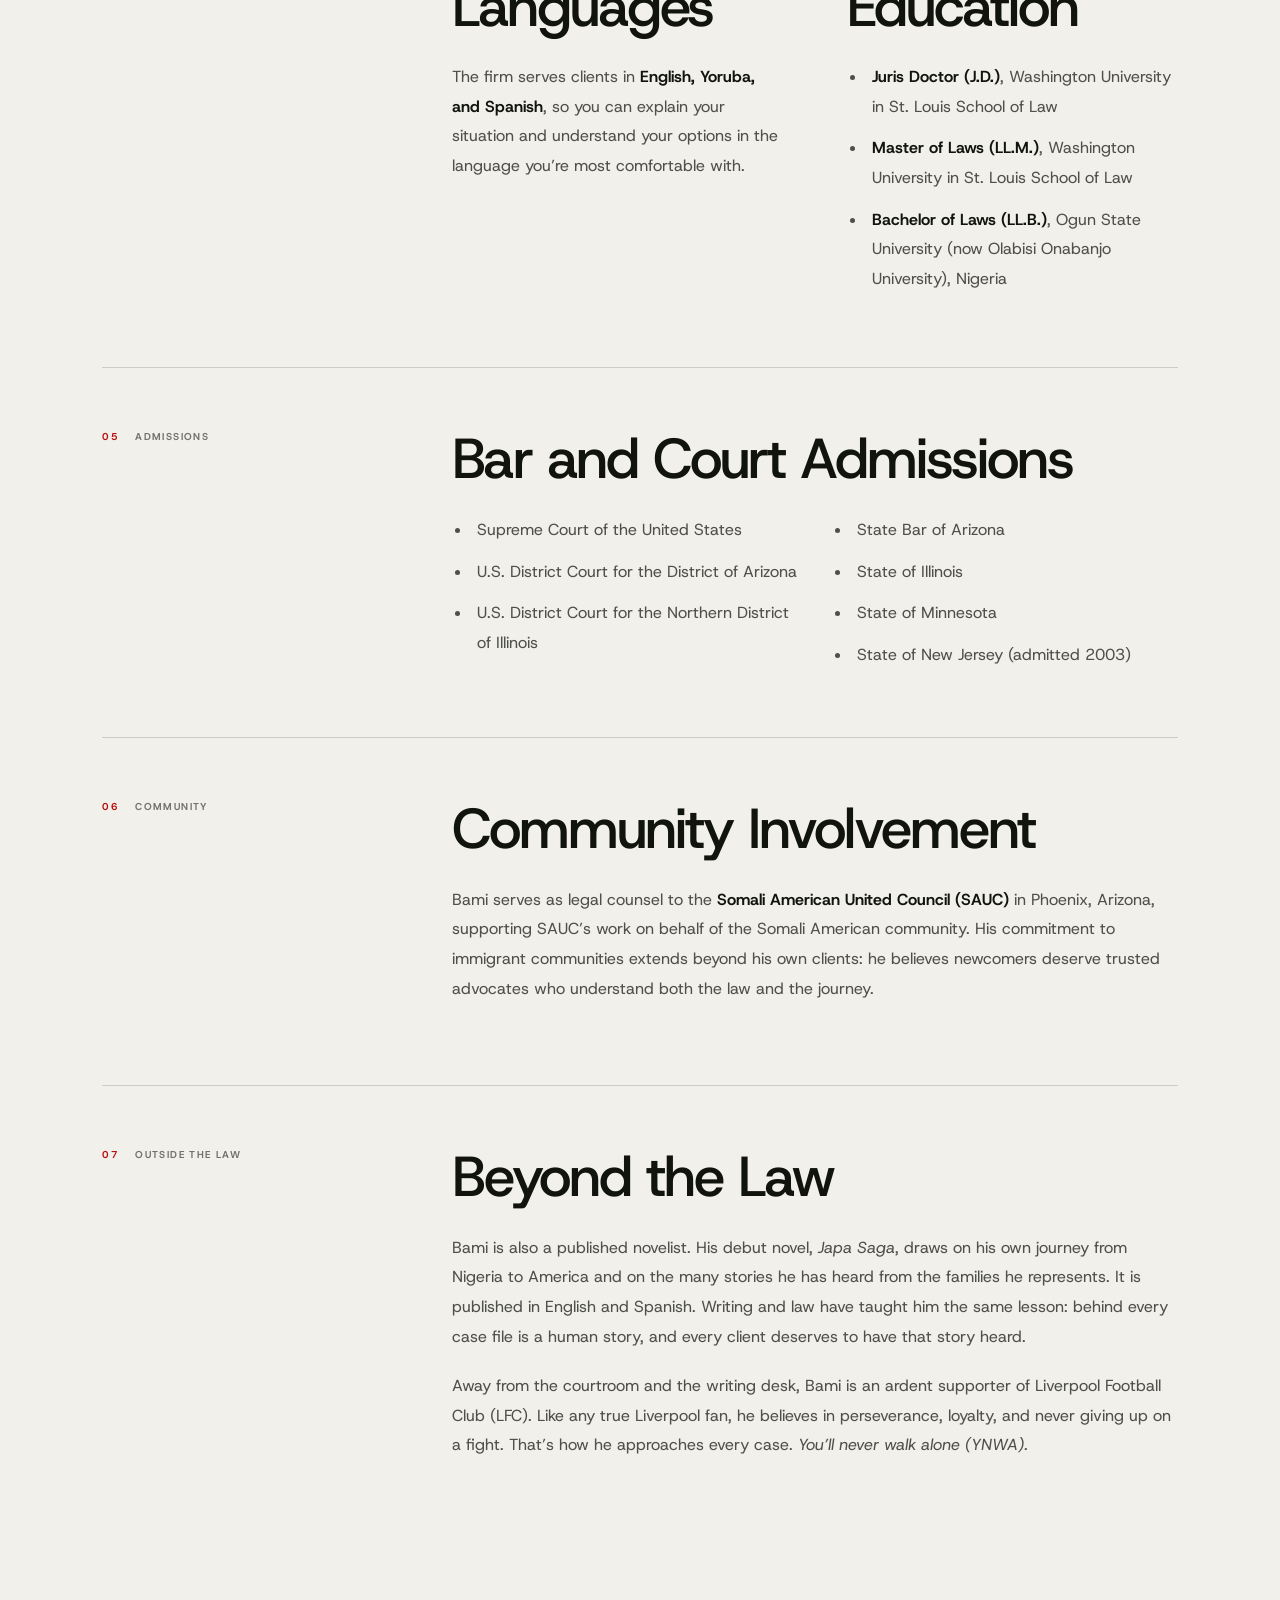
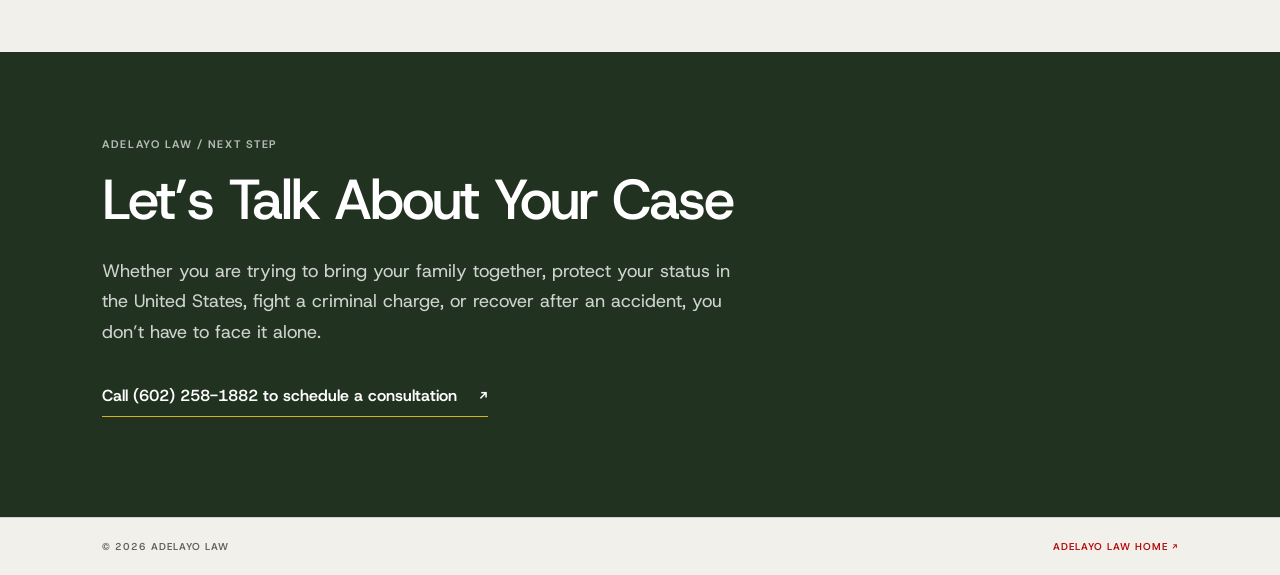
<file: bamidele-bami-adelayo.html>
<!doctype html>
<html lang="en">
<head>
  <meta charset="utf-8">
  <meta name="viewport" content="width=device-width, initial-scale=1, viewport-fit=cover">
  <meta name="theme-color" content="#080a08">
  <link rel="icon" type="image/svg+xml" href="favicon.svg">
  <link rel="apple-touch-icon" sizes="180x180" href="apple-touch-icon.png">
  <link rel="icon" type="image/png" sizes="32x32" href="favicon-32.png">
  <meta name="description" content="Meet Bamidele ‘Bami’ Adelayo at Adelayo Law.">
  <title>Bamidele ‘Bami’ Adelayo — Adelayo Law</title>
  <link rel="preconnect" href="https://fonts.googleapis.com">
  <link rel="preconnect" href="https://fonts.gstatic.com" crossorigin>
  <link href="https://fonts.googleapis.com/css2?family=Host+Grotesk:ital,wght@0,400;0,500;0,600;0,700;0,800;1,400;1,500&display=swap" rel="stylesheet">
  <link rel="stylesheet" href="styles.css">
  <script src="script.js" defer></script>
  <script src="translations.js" defer></script>
</head>
<body class="profile-page">
  <div class="site-shell">
    <a class="skip-link" href="#main-content">Skip to content</a>
    <header class="site-header" id="top">
      <a class="wordmark" href="index.html" aria-label="Adelayo Law home"><img class="brand-logo" src="assets/adelayo-mark.svg" alt="Adelayo Law"></a>
      <label class="language-switcher" aria-label="Choose website language"><select class="site-language" aria-label="Choose language" title="Choose a language; translations are being prepared"><option value="en">English</option><option value="es">Español</option><option value="fr">Français</option><option value="yo">Yorùbá</option><option value="ig">Igbo</option><option value="ha">Hausa</option></select></label>
      <div class="header-actions" aria-label="Contact Adelayo Law">
        <a class="header-contact" href="tel:+16022581882" aria-label="Call Adelayo Law at +1 602 258 1882" title="Call Adelayo Law">
          <svg viewBox="0 0 24 24" aria-hidden="true"><path d="M6.6 3.8 9.2 3c.7-.2 1.4.2 1.6.9l1 3.1c.2.6 0 1.2-.5 1.6l-1.6 1.2a14.5 14.5 0 0 0 5.5 5.5l1.2-1.6c.4-.5 1-.7 1.6-.5l3.1 1c.7.2 1.1.9.9 1.6l-.8 2.6c-.2.7-.9 1.1-1.6 1.1C10.8 19.5 4.5 13.2 5.5 5.4c0-.7.4-1.4 1.1-1.6Z"/></svg>
        </a>
        <a class="header-contact" href="mailto:info@adelayolaw.com" aria-label="Email Adelayo Law at info@adelayolaw.com" title="Email Adelayo Law">
          <svg viewBox="0 0 24 24" aria-hidden="true"><rect x="3" y="5" width="18" height="14" rx="1.5"/><path d="m4 7 8 6 8-6"/></svg>
        </a>
      </div>
      <button class="menu-toggle" aria-expanded="false" aria-controls="site-menu" aria-label="Open navigation"><span></span><span></span><b>MENU</b></button>
    </header>
    <nav class="site-menu" id="site-menu" aria-hidden="true" inert>
      <div class="menu-top"><a class="wordmark" href="index.html"><img class="brand-logo" src="assets/adelayo-mark.svg" alt="Adelayo Law"></a><button class="menu-close" aria-label="Close navigation">CLOSE ×</button></div>
      <div class="menu-links"><a href="index.html">Home</a><a href="about.html">About</a><a href="index.html#practice">Practice areas</a><a href="index.html#team">Meet the team</a><a href="index.html#locations">Locations</a><a href="socials.html">Socials</a></div>
    </nav>
    <main id="main-content" class="bami-profile">
      <section class="profile-layout bami-hero">
        <div class="profile-copy" data-reveal>
          <a class="profile-back" href="index.html#team">← BACK TO THE TEAM</a>
          <p class="profile-kicker">ADELAYO LAW / OUR PEOPLE</p>
          <h1>Bamidele “Bami” Adelayo</h1>
          <p class="profile-role">Founder and Principal Attorney, Adelayo Law Firm, PLLC</p>
          <p class="bami-languages"><em>Se habla español · A ń sọ Yorùbá</em></p>
          <p class="bami-intro">A personal understanding of the immigrant journey, backed by experience on both sides of the courtroom.</p>
          <a class="profile-contact" href="tel:+16022581882">CALL (602) 258-1882 <span aria-hidden="true">↗</span></a>
        </div>
        <figure class="profile-portrait" data-reveal><img src="assets/adelayo-attorney.webp" alt="Bamidele “Bami” Adelayo" fetchpriority="high"></figure>
      </section>

      <div class="bami-content">
        <section class="bami-story bami-section">
          <div class="bami-section-label"><span>01</span><span>THE JOURNEY</span></div>
          <div class="bami-section-body">
            <h2>I Know This Journey Because I Have Made It</h2>
            <p>In 1997, Bamidele Adelayo left Nigeria for the United States with a law degree, a suitcase, and the determination to build a new life far from home. He knows what it feels like to arrive in a new country, face a complicated legal system, and worry about the future of your family.</p>
            <p>Today, as founder and principal attorney of Adelayo Law Firm, PLLC, in Phoenix, Arizona, he brings that understanding to every client he represents. Since 2010, the firm has helped individuals and families with immigration matters, criminal charges, and personal injury claims. Bami gives every case personal attention, honest advice, and hard work.</p>
          </div>
        </section>

        <section class="bami-section">
          <div class="bami-section-label"><span>02</span><span>TRIAL EXPERIENCE</span></div>
          <div class="bami-section-body">
            <h2>Experience on Both Sides of the Courtroom</h2>
            <p>Few defense attorneys have seen the criminal justice system from every angle. Bami has.</p>
            <p>From 2014 to 2024, Bami served as a <strong>Contract Attorney with the City of Phoenix Public Defender’s Office</strong>, defending clients charged with misdemeanors in Phoenix Municipal Court. That decade of local practice gave him a deep working knowledge of Phoenix’s courts, procedures, and prosecutors.</p>
            <p>Earlier in his career, as an <strong>Assistant Deputy Public Defender</strong> with the New Jersey Office of the Public Defender, he represented clients from arraignment through trial. He litigated motions to suppress evidence, negotiated pleas, and tried cases before juries.</p>
            <p>As an <strong>Assistant State’s Attorney</strong> with the Will County State’s Attorney’s Office in Illinois, he prosecuted criminal and traffic cases and tried more than 40 jury and bench trials. He was later promoted to the office’s Complaint Office, where he worked with senior prosecutors and law enforcement to review and file felony charges, drafted search warrants, and presented cases to the grand jury.</p>
            <p>That experience gives his clients a real advantage. He knows how prosecutors build their cases, where those cases are weak, and how to challenge them.</p>
          </div>
        </section>

        <section class="bami-section bami-practices">
          <div class="bami-section-label"><span>03</span><span>WHAT HE DOES</span></div>
          <div class="bami-section-body">
            <h2>Practice Areas</h2>
            <article class="bami-practice"><h3>Immigration Law</h3><p>Bami represents individuals and families before U.S. Citizenship and Immigration Services (USCIS), the U.S. Immigration Courts, and the Board of Immigration Appeals. His practice includes family-based petitions, adjustment of status, and removal defense. He also advises non-citizens on the immigration consequences of criminal charges, an area where a mistake can cost someone their right to remain in the United States.</p></article>
            <article class="bami-practice"><h3>Criminal Defense</h3><p>Bami defends clients charged with felonies and misdemeanors in Arizona courts. His cases include DUI, drug offenses, theft, fraud, assault, domestic violence, and weapons charges. He handles each case from the first appearance through motions, negotiation, and trial.</p></article>
            <article class="bami-practice"><h3>Personal Injury</h3><p>Bami accepts a select number of personal injury cases, representing people injured in car accidents and pedestrian accidents. Taking on only a limited number of these cases lets him give each one the personal attention it deserves as he works to recover compensation for medical bills, lost wages, and pain and suffering.</p></article>
          </div>
        </section>

        <section class="bami-section">
          <div class="bami-section-label"><span>04</span><span>LANGUAGES & EDUCATION</span></div>
          <div class="bami-section-body bami-two-col">
            <div><h2>Languages</h2><p>The firm serves clients in <strong>English, Yoruba, and Spanish</strong>, so you can explain your situation and understand your options in the language you’re most comfortable with.</p></div>
            <div><h2>Education</h2><ul><li><strong>Juris Doctor (J.D.)</strong>, Washington University in St. Louis School of Law</li><li><strong>Master of Laws (LL.M.)</strong>, Washington University in St. Louis School of Law</li><li><strong>Bachelor of Laws (LL.B.)</strong>, Ogun State University (now Olabisi Onabanjo University), Nigeria</li></ul></div>
          </div>
        </section>

        <section class="bami-section">
          <div class="bami-section-label"><span>05</span><span>ADMISSIONS</span></div>
          <div class="bami-section-body">
            <h2>Bar and Court Admissions</h2>
            <ul class="bami-admissions"><li>Supreme Court of the United States</li><li>U.S. District Court for the District of Arizona</li><li>U.S. District Court for the Northern District of Illinois</li><li>State Bar of Arizona</li><li>State of Illinois</li><li>State of Minnesota</li><li>State of New Jersey (admitted 2003)</li></ul>
          </div>
        </section>

        <section class="bami-section">
          <div class="bami-section-label"><span>06</span><span>COMMUNITY</span></div>
          <div class="bami-section-body"><h2>Community Involvement</h2><p>Bami serves as legal counsel to the <strong>Somali American United Council (SAUC)</strong> in Phoenix, Arizona, supporting SAUC’s work on behalf of the Somali American community. His commitment to immigrant communities extends beyond his own clients: he believes newcomers deserve trusted advocates who understand both the law and the journey.</p></div>
        </section>

        <section class="bami-section">
          <div class="bami-section-label"><span>07</span><span>OUTSIDE THE LAW</span></div>
          <div class="bami-section-body"><h2>Beyond the Law</h2><p>Bami is also a published novelist. His debut novel, <em>Japa Saga</em>, draws on his own journey from Nigeria to America and on the many stories he has heard from the families he represents. It is published in English and Spanish. Writing and law have taught him the same lesson: behind every case file is a human story, and every client deserves to have that story heard.</p><p>Away from the courtroom and the writing desk, Bami is an ardent supporter of Liverpool Football Club (LFC). Like any true Liverpool fan, he believes in perseverance, loyalty, and never giving up on a fight. That’s how he approaches every case. <em>You’ll never walk alone (YNWA).</em></p></div>
        </section>
      </div>

      <section class="bami-cta"><p class="profile-kicker">ADELAYO LAW / NEXT STEP</p><h2>Let’s Talk About Your Case</h2><p>Whether you are trying to bring your family together, protect your status in the United States, fight a criminal charge, or recover after an accident, you don’t have to face it alone.</p><a href="tel:+16022581882">Call (602) 258-1882 to schedule a consultation <span aria-hidden="true">↗</span></a></section>
    </main>
    <footer class="profile-footer"><span>© 2026 ADELAYO LAW</span><a href="index.html">ADELAYO LAW HOME ↗</a></footer>
  </div>

</body>
</html>
</file>
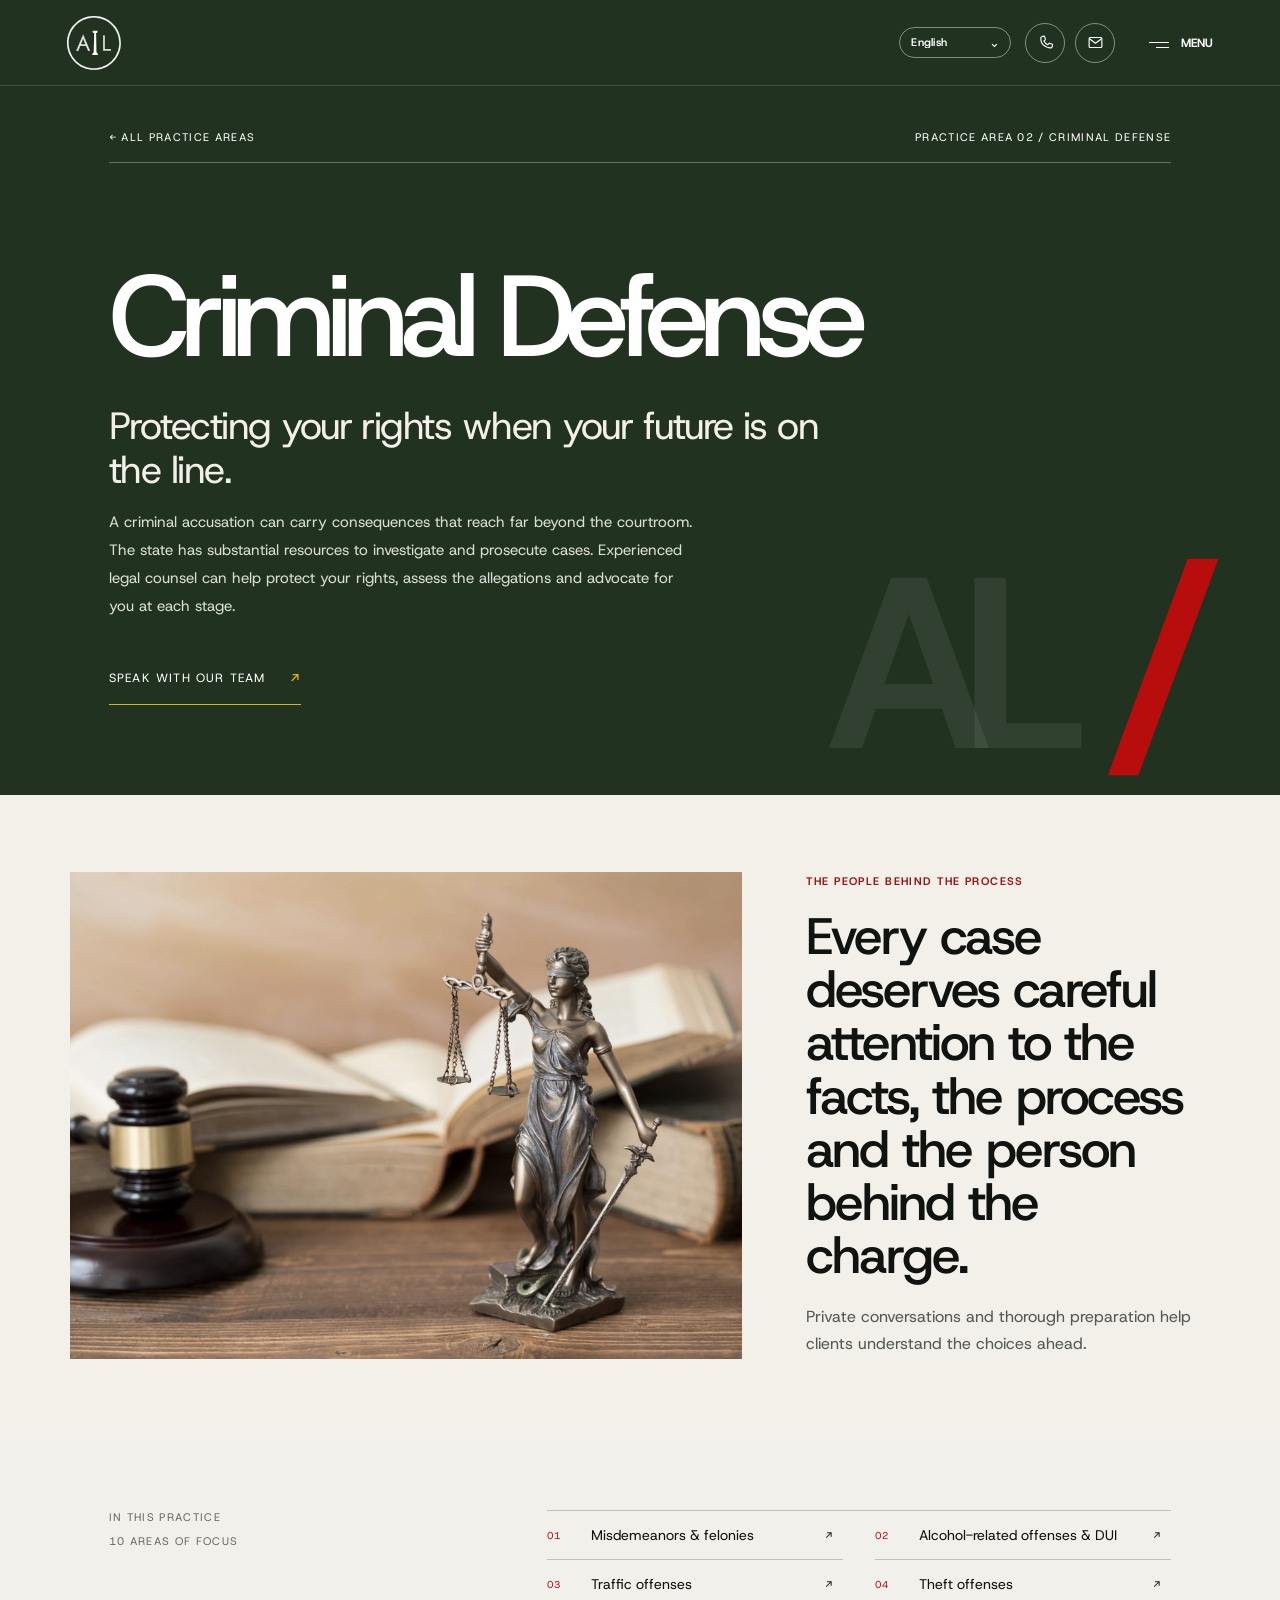
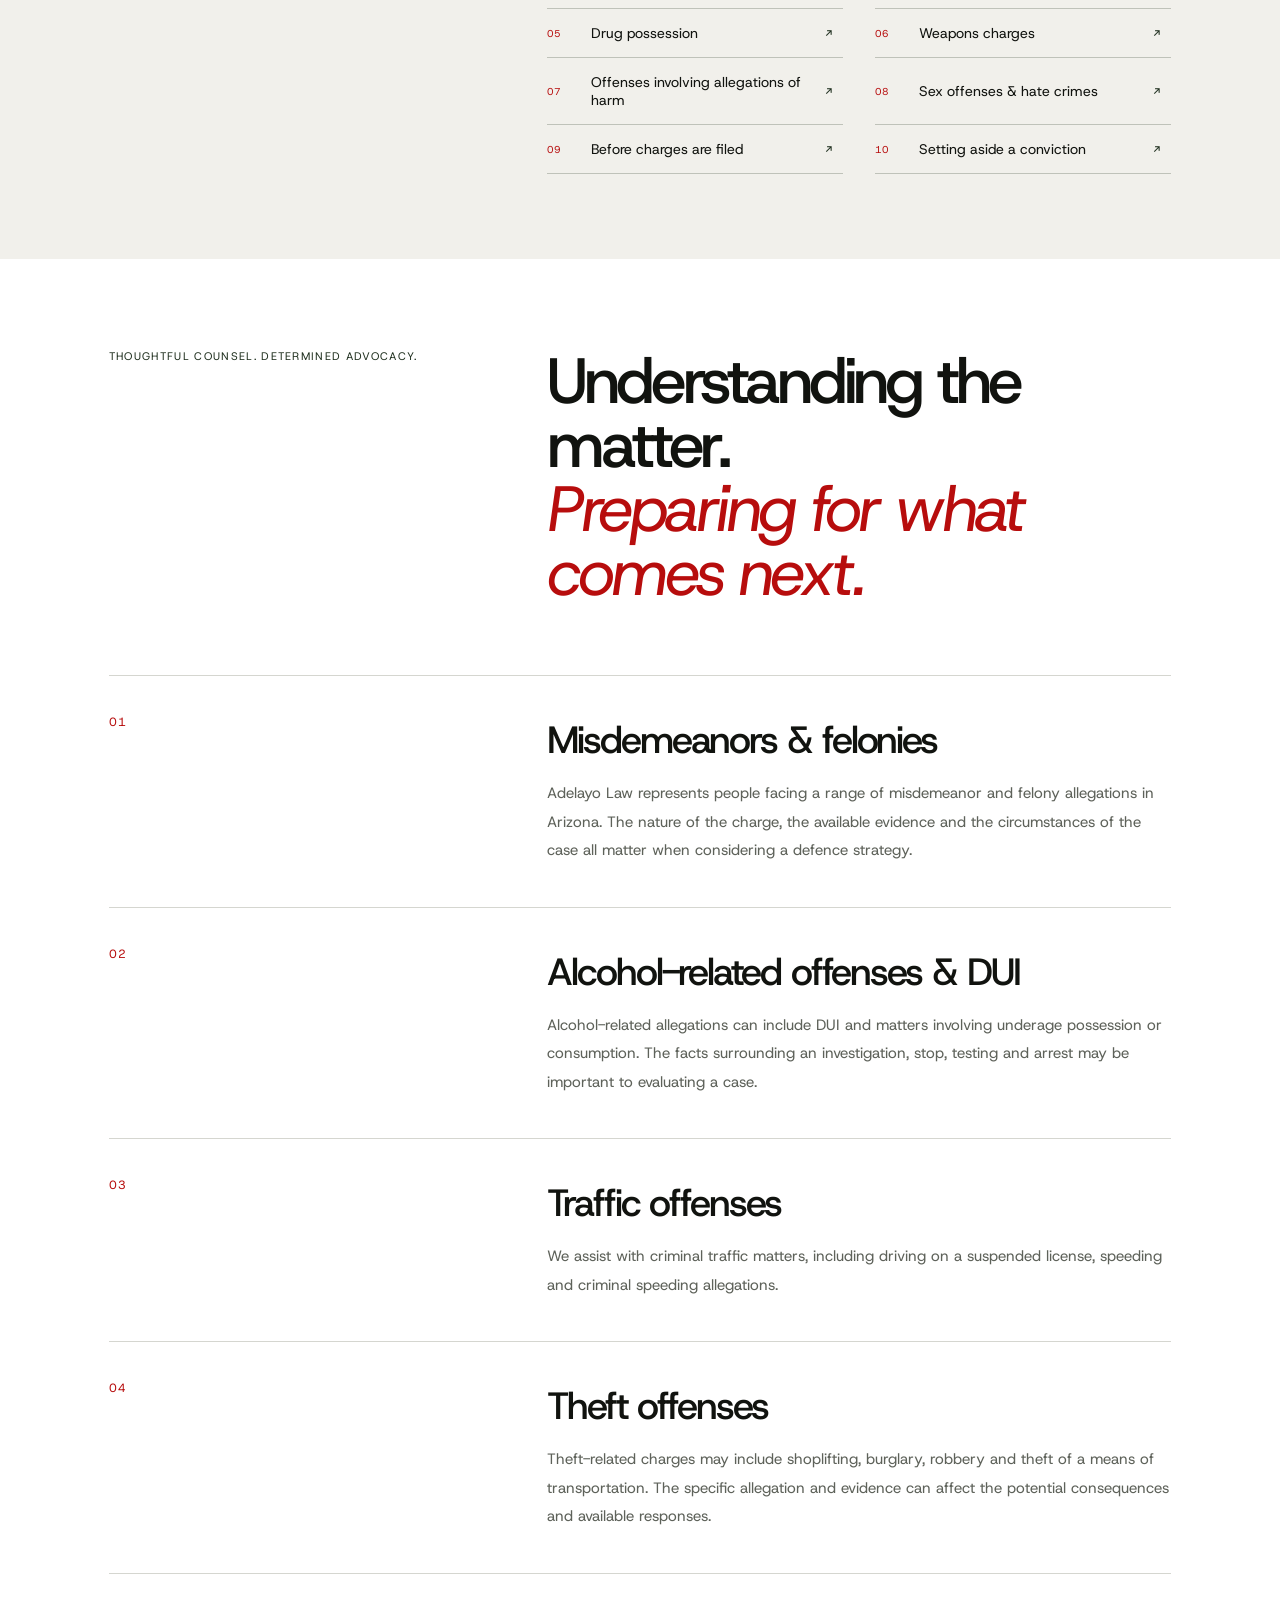
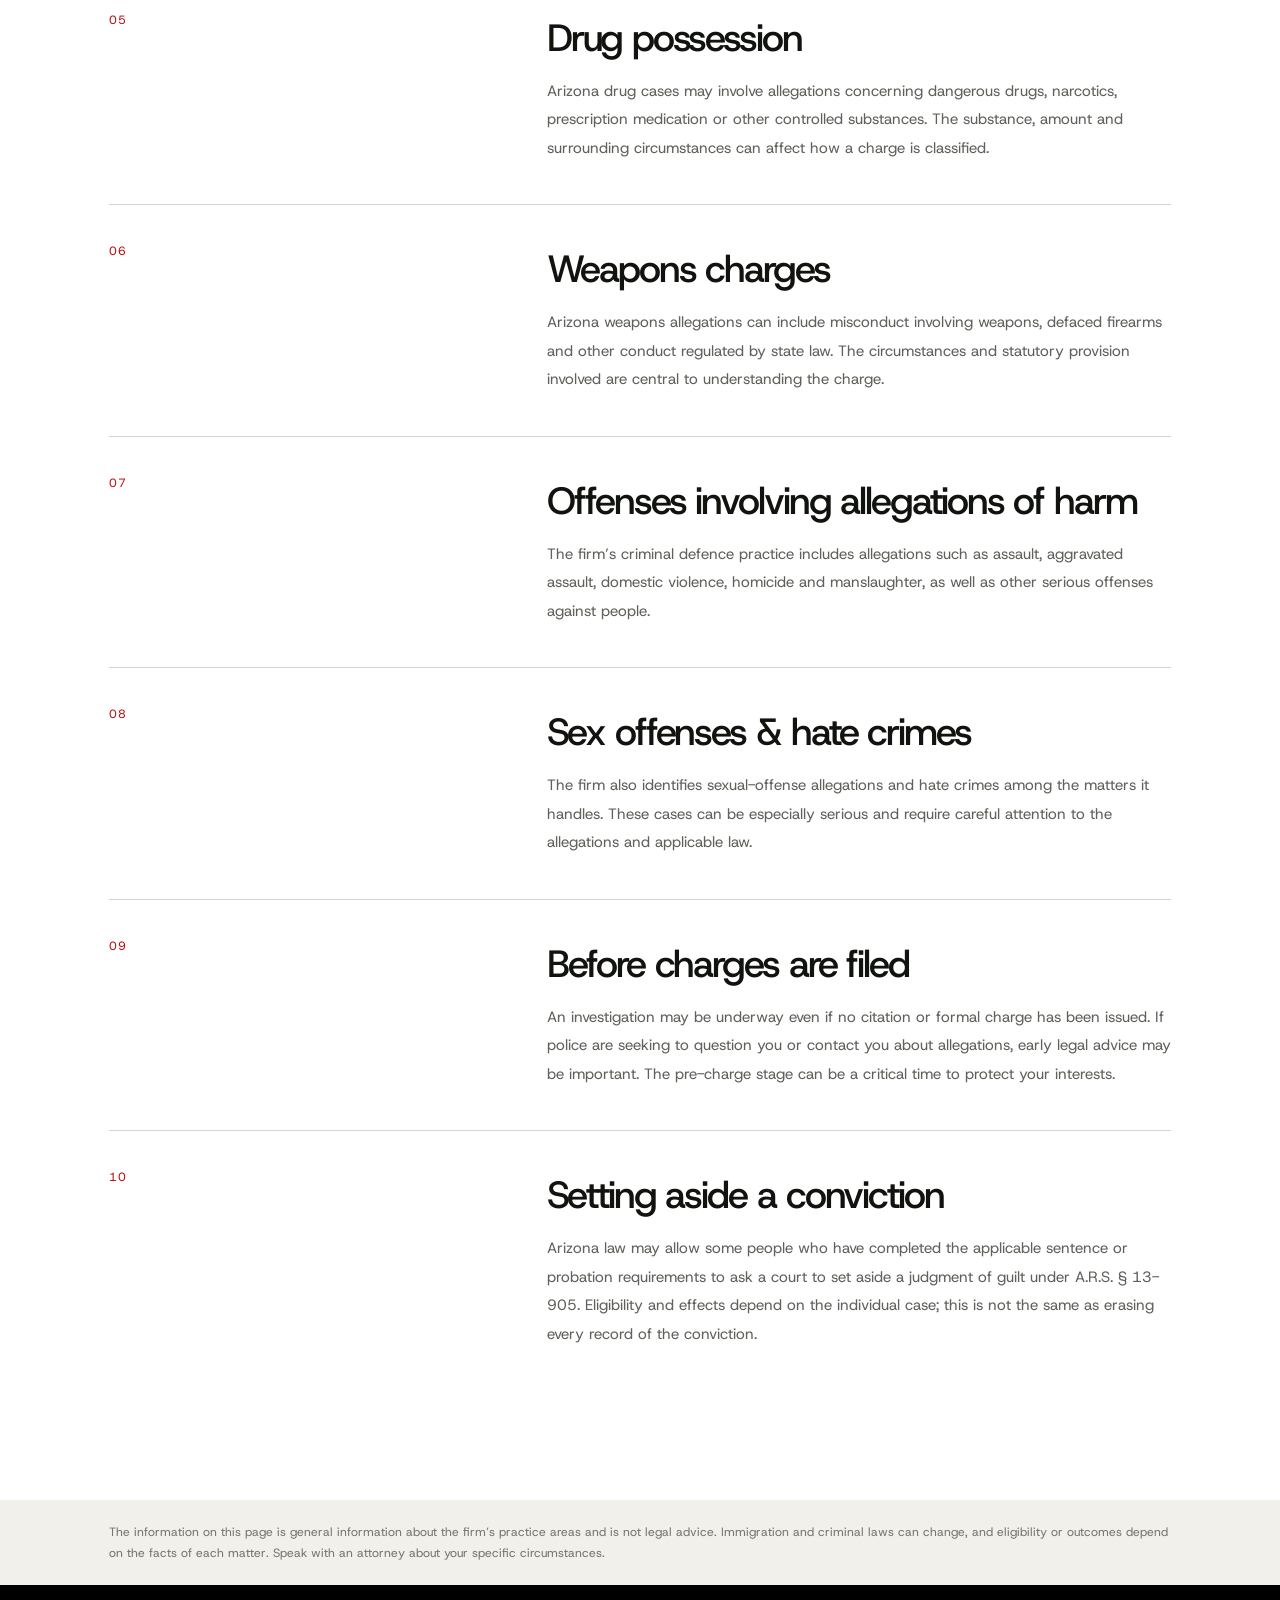
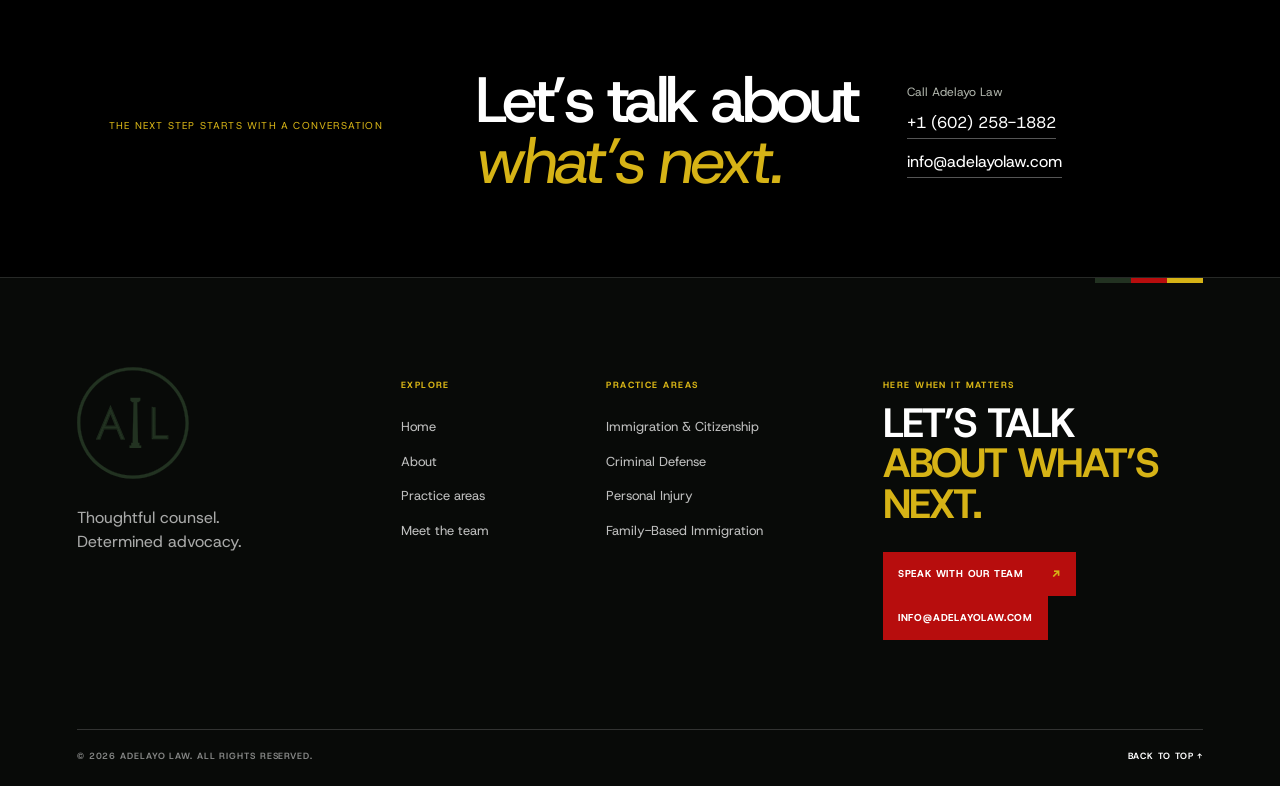
<file: criminal-defense.html>
<!doctype html>
<html lang="en"><head>
<meta charset="utf-8"><meta name="viewport" content="width=device-width, initial-scale=1, viewport-fit=cover">
<meta name="theme-color" content="#080a08"><meta name="description" content="Criminal Defense representation at Adelayo Law in Phoenix, Arizona. Thoughtful counsel and determined advocacy.">
<link rel="icon" type="image/svg+xml" href="favicon.svg"><link rel="apple-touch-icon" sizes="180x180" href="apple-touch-icon.png"><link rel="icon" type="image/png" sizes="32x32" href="favicon-32.png">
<title>Criminal Defense | Adelayo Law</title>
<link rel="preconnect" href="https://fonts.googleapis.com"><link rel="preconnect" href="https://fonts.gstatic.com" crossorigin>
<link href="https://fonts.googleapis.com/css2?family=Host+Grotesk:ital,wght@0,400;0,500;0,600;0,700;0,800;1,400;1,500&display=swap" rel="stylesheet">
<link rel="stylesheet" href="styles.css"><script src="script.js" defer></script>
  <script src="translations.js" defer></script>
</head><body><div class="site-shell">
<a class="skip-link" href="#main-content">Skip to content</a>
<header class="site-header" id="top"><a class="wordmark" href="index.html" aria-label="Adelayo Law home"><img class="brand-logo" src="assets/adelayo-mark.svg" alt="Adelayo Law"></a>
<label class="language-switcher" aria-label="Choose website language"><select class="site-language" aria-label="Choose language" title="Choose a language; translations are being prepared"><option value="en">English</option><option value="es">Español</option><option value="fr">Français</option><option value="yo">Yorùbá</option><option value="ig">Igbo</option><option value="ha">Hausa</option></select></label>
      <div class="header-actions" aria-label="Contact Adelayo Law"><a class="header-contact" href="tel:+16022581882" aria-label="Call Adelayo Law"><svg viewBox="0 0 24 24" aria-hidden="true"><path d="M6.6 3.8 9.2 3c.7-.2 1.4.2 1.6.9l1 3.1c.2.6 0 1.2-.5 1.6l-1.6 1.2a14.5 14.5 0 0 0 5.5 5.5l1.2-1.6c.4-.5 1-.7 1.6-.5l3.1 1c.7.2 1.1.9.9 1.6l-.8 2.6c-.2.7-.9 1.1-1.6 1.1C10.8 19.5 4.5 13.2 5.5 5.4c0-.7.4-1.4 1.1-1.6Z"/></svg></a><a class="header-contact" href="mailto:info@adelayolaw.com" aria-label="Email Adelayo Law"><svg viewBox="0 0 24 24" aria-hidden="true"><rect x="3" y="5" width="18" height="14" rx="1.5"/><path d="m4 7 8 6 8-6"/></svg></a></div>
<button class="menu-toggle" aria-expanded="false" aria-controls="site-menu" aria-label="Open navigation"><span></span><span></span><b>MENU</b></button></header>
<nav class="site-menu" id="site-menu" aria-hidden="true" inert><div class="menu-top"><a class="wordmark" href="index.html" aria-label="Adelayo Law home"><img class="brand-logo" src="assets/adelayo-mark.svg" alt="Adelayo Law"></a><button class="menu-close" aria-label="Close navigation">CLOSE ×</button></div>
<div class="menu-links"><a href="index.html">Home</a><a href="index.html#about">About</a><a href="index.html#practice">Practice areas</a><a href="index.html#team">Meet the team</a><a href="index.html#locations">Locations</a></div></nav>
<main id="main-content" class="practice-detail">
<section class="detail-hero"><div class="detail-hero-top"><a href="index.html#practice">← ALL PRACTICE AREAS</a><span>PRACTICE AREA 02 / CRIMINAL DEFENSE</span></div>
<div class="detail-hero-content"><h1>Criminal Defense</h1><p class="detail-lead">Protecting your rights when your future is on the line.</p><p class="detail-intro">A criminal accusation can carry consequences that reach far beyond the courtroom. The state has substantial resources to investigate and prosecute cases. Experienced legal counsel can help protect your rights, assess the allegations and advocate for you at each stage.</p><a class="detail-cta" href="tel:+16022581882">SPEAK WITH OUR TEAM <span aria-hidden="true">↗</span></a></div>
<div class="detail-hero-mark" aria-hidden="true">AL<span> / </span></div></section>
<section class="detail-visual" aria-label="A considered defense begins with listening">
  <div class="detail-visual-image"><img src="assets/criminal-defense-consultation.webp" alt="Lady Justice statue, scales and gavel arranged with law books" loading="eager" decoding="async"></div>
  <div class="detail-visual-copy"><span>THE PEOPLE BEHIND THE PROCESS</span><h2>Every case deserves careful attention to the facts, the process and the person behind the charge.</h2><p>Private conversations and thorough preparation help clients understand the choices ahead.</p></div>
</section>
<section class="detail-overview"><div class="detail-overview-label"><span>IN THIS PRACTICE</span><span>10 AREAS OF FOCUS</span></div><nav class="detail-toc" aria-label="On this page"><a href="#topic-1"><span>01</span>Misdemeanors & felonies<b aria-hidden="true">↗</b></a><a href="#topic-2"><span>02</span>Alcohol-related offenses & DUI<b aria-hidden="true">↗</b></a><a href="#topic-3"><span>03</span>Traffic offenses<b aria-hidden="true">↗</b></a><a href="#topic-4"><span>04</span>Theft offenses<b aria-hidden="true">↗</b></a><a href="#topic-5"><span>05</span>Drug possession<b aria-hidden="true">↗</b></a><a href="#topic-6"><span>06</span>Weapons charges<b aria-hidden="true">↗</b></a><a href="#topic-7"><span>07</span>Offenses involving allegations of harm<b aria-hidden="true">↗</b></a><a href="#topic-8"><span>08</span>Sex offenses & hate crimes<b aria-hidden="true">↗</b></a><a href="#topic-9"><span>09</span>Before charges are filed<b aria-hidden="true">↗</b></a><a href="#topic-10"><span>10</span>Setting aside a conviction<b aria-hidden="true">↗</b></a></nav></section>
<section class="detail-content"><div class="detail-content-heading"><p>THOUGHTFUL COUNSEL. DETERMINED ADVOCACY.</p><h2>Understanding the matter.<br><em>Preparing for what comes next.</em></h2></div><section class="detail-section" id="topic-1">
<div class="detail-section-number">01</div>
<div class="detail-section-copy"><h2>Misdemeanors & felonies</h2><p>Adelayo Law represents people facing a range of misdemeanor and felony allegations in Arizona. The nature of the charge, the available evidence and the circumstances of the case all matter when considering a defence strategy.</p></div>
</section><section class="detail-section" id="topic-2">
<div class="detail-section-number">02</div>
<div class="detail-section-copy"><h2>Alcohol-related offenses & DUI</h2><p>Alcohol-related allegations can include DUI and matters involving underage possession or consumption. The facts surrounding an investigation, stop, testing and arrest may be important to evaluating a case.</p></div>
</section><section class="detail-section" id="topic-3">
<div class="detail-section-number">03</div>
<div class="detail-section-copy"><h2>Traffic offenses</h2><p>We assist with criminal traffic matters, including driving on a suspended license, speeding and criminal speeding allegations.</p></div>
</section><section class="detail-section" id="topic-4">
<div class="detail-section-number">04</div>
<div class="detail-section-copy"><h2>Theft offenses</h2><p>Theft-related charges may include shoplifting, burglary, robbery and theft of a means of transportation. The specific allegation and evidence can affect the potential consequences and available responses.</p></div>
</section><section class="detail-section" id="topic-5">
<div class="detail-section-number">05</div>
<div class="detail-section-copy"><h2>Drug possession</h2><p>Arizona drug cases may involve allegations concerning dangerous drugs, narcotics, prescription medication or other controlled substances. The substance, amount and surrounding circumstances can affect how a charge is classified.</p></div>
</section><section class="detail-section" id="topic-6">
<div class="detail-section-number">06</div>
<div class="detail-section-copy"><h2>Weapons charges</h2><p>Arizona weapons allegations can include misconduct involving weapons, defaced firearms and other conduct regulated by state law. The circumstances and statutory provision involved are central to understanding the charge.</p></div>
</section><section class="detail-section" id="topic-7">
<div class="detail-section-number">07</div>
<div class="detail-section-copy"><h2>Offenses involving allegations of harm</h2><p>The firm’s criminal defence practice includes allegations such as assault, aggravated assault, domestic violence, homicide and manslaughter, as well as other serious offenses against people.</p></div>
</section><section class="detail-section" id="topic-8">
<div class="detail-section-number">08</div>
<div class="detail-section-copy"><h2>Sex offenses & hate crimes</h2><p>The firm also identifies sexual-offense allegations and hate crimes among the matters it handles. These cases can be especially serious and require careful attention to the allegations and applicable law.</p></div>
</section><section class="detail-section" id="topic-9">
<div class="detail-section-number">09</div>
<div class="detail-section-copy"><h2>Before charges are filed</h2><p>An investigation may be underway even if no citation or formal charge has been issued. If police are seeking to question you or contact you about allegations, early legal advice may be important. The pre-charge stage can be a critical time to protect your interests.</p></div>
</section><section class="detail-section" id="topic-10">
<div class="detail-section-number">10</div>
<div class="detail-section-copy"><h2>Setting aside a conviction</h2><p>Arizona law may allow some people who have completed the applicable sentence or probation requirements to ask a court to set aside a judgment of guilt under A.R.S. § 13-905. Eligibility and effects depend on the individual case; this is not the same as erasing every record of the conviction.</p></div>
</section></section>
<p class="detail-disclaimer">The information on this page is general information about the firm’s practice areas and is not legal advice. Immigration and criminal laws can change, and eligibility or outcomes depend on the facts of each matter. Speak with an attorney about your specific circumstances.</p><section class="detail-contact"><p>THE NEXT STEP STARTS WITH A CONVERSATION</p><h2>Let’s talk about<br><em>what’s next.</em></h2><div><span>Call Adelayo Law</span><a href="tel:+16022581882">+1 (602) 258-1882</a><a href="mailto:info@adelayolaw.com">info@adelayolaw.com</a></div></section>
</main><footer class="site-footer" aria-label="Site footer">
<div class="footer-stripe" aria-hidden="true"><i></i><i></i><i></i></div>
<div class="footer-main">
<div class="footer-brand"><a href="index.html" class="footer-logo" aria-label="Adelayo Law home"><img class="footer-logo-mark" src="assets/adelayo-mark-green.svg" alt="Adelayo Law"></a><p>Thoughtful counsel.<br>Determined advocacy.</p></div>
<div class="footer-column"><span class="footer-label">EXPLORE</span><a href="index.html">Home</a><a href="index.html#about">About</a><a href="index.html#practice">Practice areas</a><a href="index.html#team">Meet the team</a></div>
<div class="footer-column"><span class="footer-label">PRACTICE AREAS</span><a href="immigration-law.html">Immigration & Citizenship</a><a href="criminal-defense.html">Criminal Defense</a><a href="personal-injury.html">Personal Injury</a><a href="family-based-immigration.html">Family-Based Immigration</a></div>
<div class="footer-cta"><span class="footer-label">HERE WHEN IT MATTERS</span><h2>LET’S TALK<br><em>ABOUT WHAT’S NEXT.</em></h2><a href="tel:+16022581882">SPEAK WITH OUR TEAM <span aria-hidden="true">↗</span></a><a class="footer-email" href="mailto:info@adelayolaw.com">INFO@ADELAYOLAW.COM</a></div>
</div><div class="footer-bottom"><span>© <span id="footer-year">2026</span> ADELAYO LAW. ALL RIGHTS RESERVED.</span><a href="#top">BACK TO TOP ↑</a></div></footer></div>
</body></html>
</file>
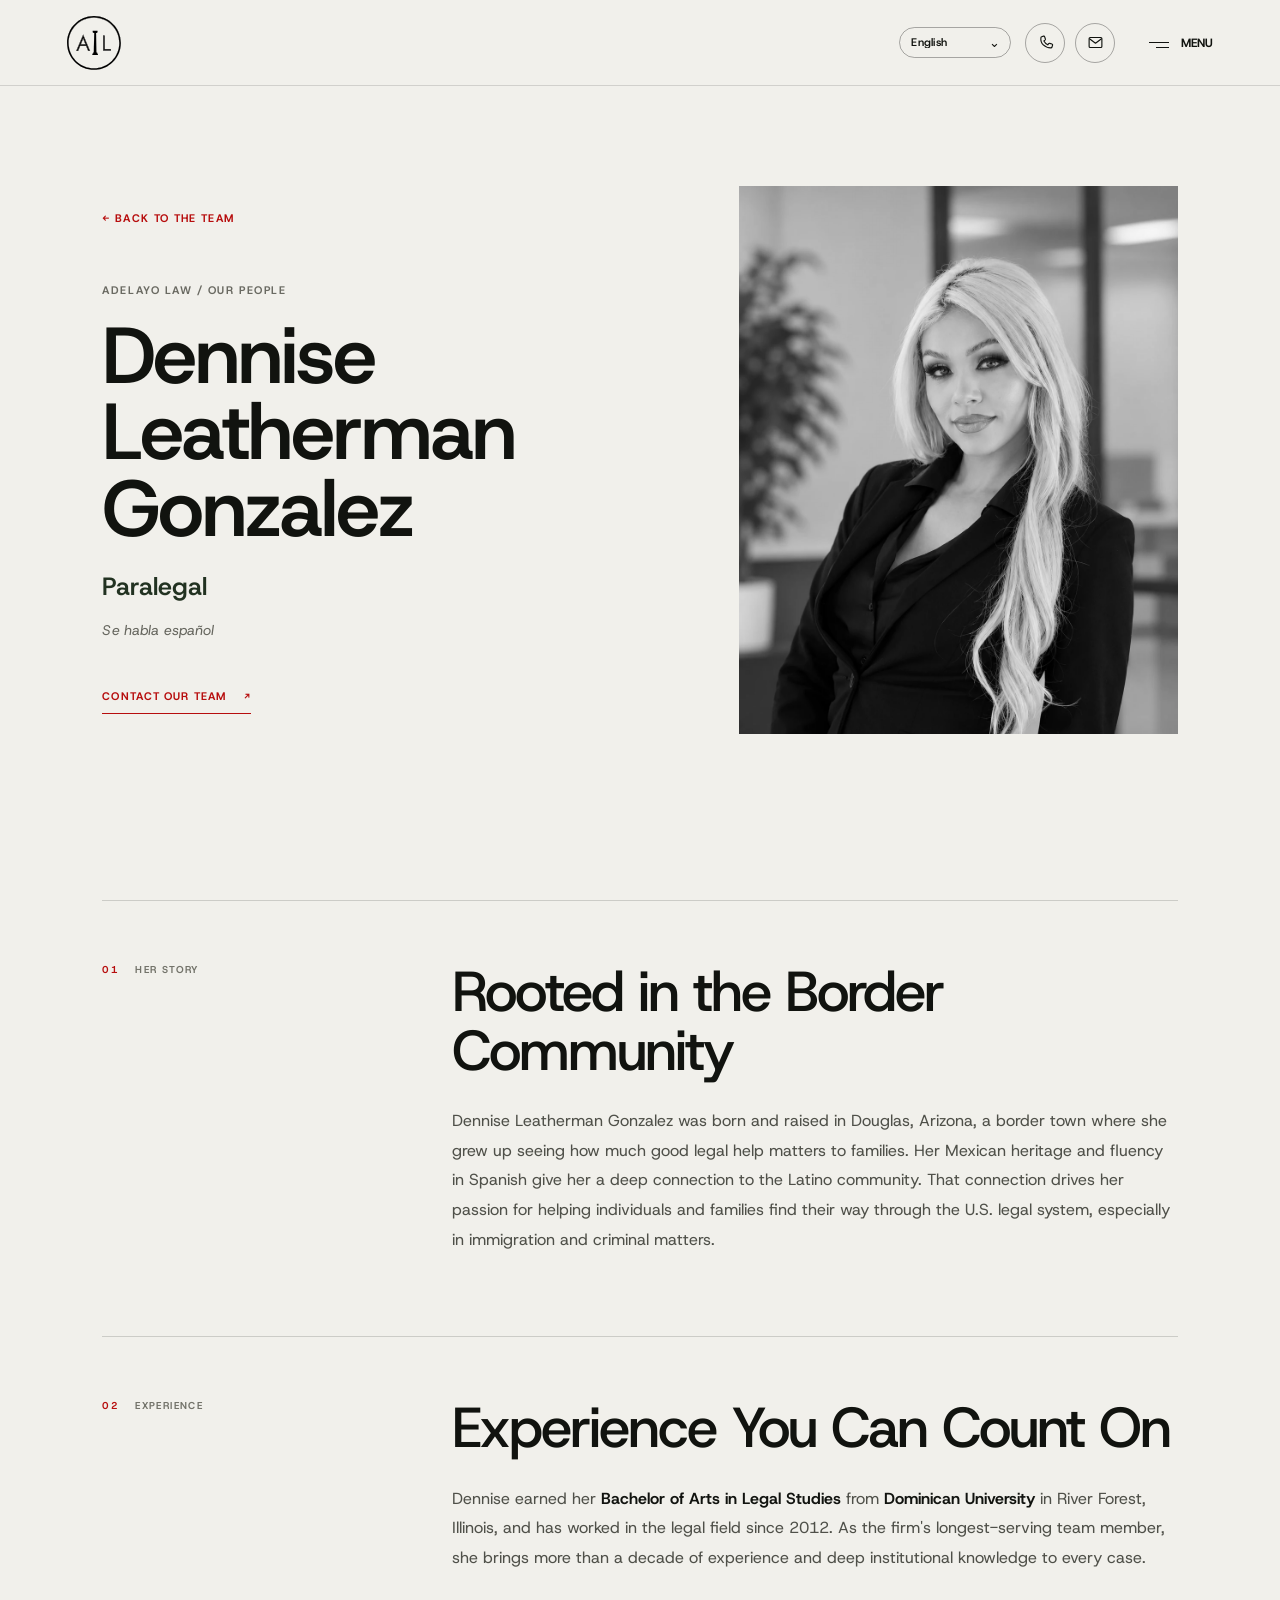
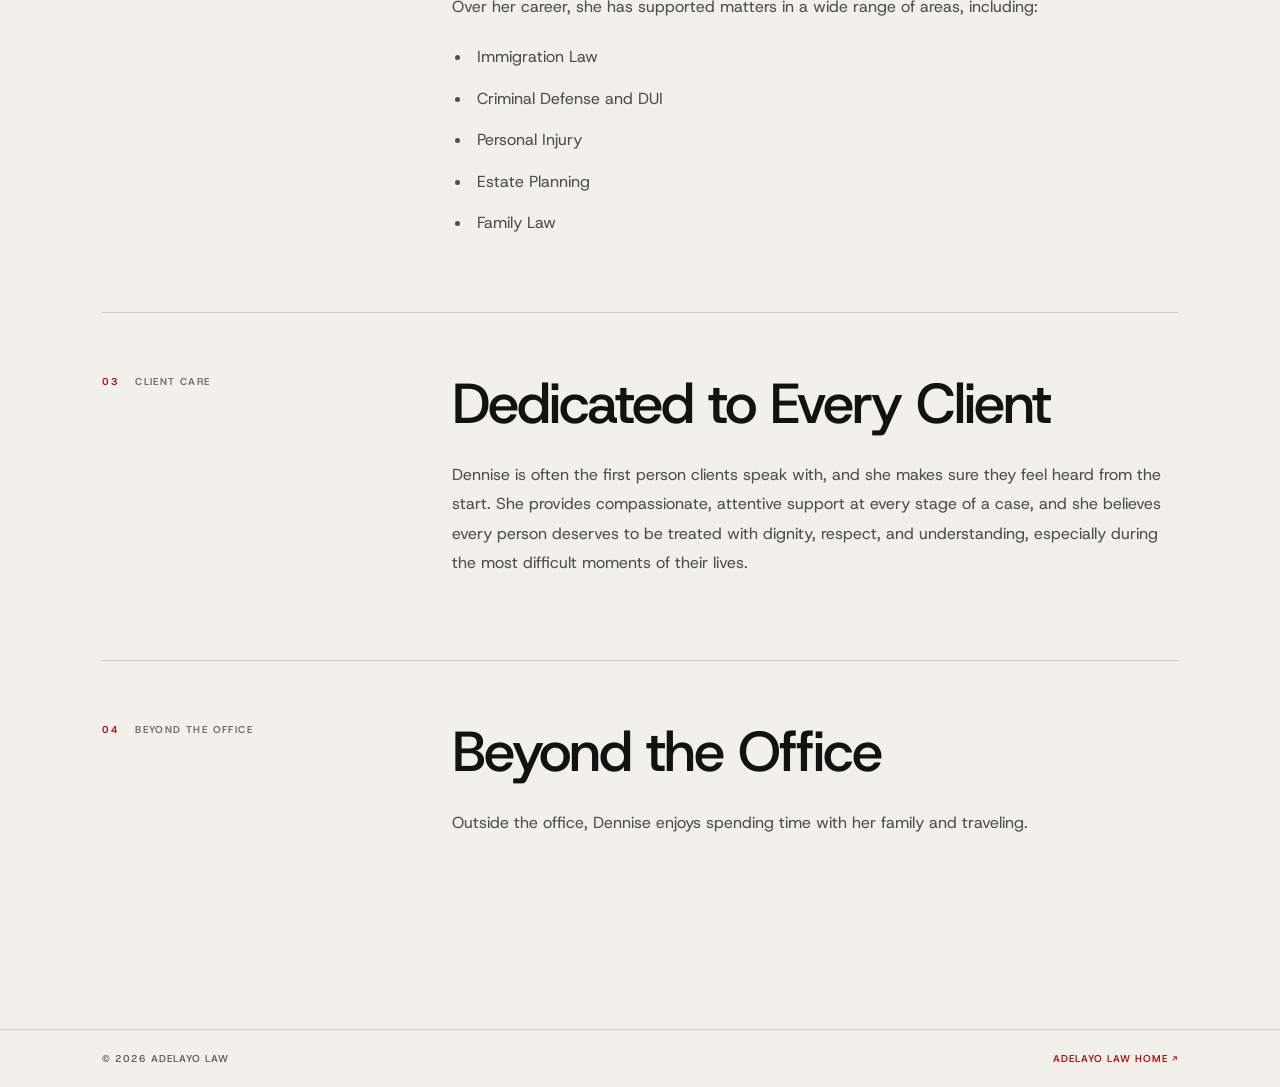
<file: dennise-leatherman-gonzalez.html>
<!doctype html>
<html lang="en">
<head>
  <meta charset="utf-8">
  <meta name="viewport" content="width=device-width, initial-scale=1, viewport-fit=cover">
  <meta name="theme-color" content="#080a08">
  <link rel="icon" type="image/svg+xml" href="favicon.svg">
  <link rel="apple-touch-icon" sizes="180x180" href="apple-touch-icon.png">
  <link rel="icon" type="image/png" sizes="32x32" href="favicon-32.png">
  <meta name="description" content="Meet Dennise Leatherman Gonzalez at Adelayo Law.">
  <title>Dennise Leatherman Gonzalez — Adelayo Law</title>
  <link rel="preconnect" href="https://fonts.googleapis.com">
  <link rel="preconnect" href="https://fonts.gstatic.com" crossorigin>
  <link href="https://fonts.googleapis.com/css2?family=Host+Grotesk:ital,wght@0,400;0,500;0,600;0,700;0,800;1,400;1,500&display=swap" rel="stylesheet">
  <link rel="stylesheet" href="styles.css">
  <script src="script.js" defer></script>
  <script src="translations.js" defer></script>
</head>
<body class="profile-page">
  <div class="site-shell">
    <a class="skip-link" href="#main-content">Skip to content</a>
    <header class="site-header" id="top">
      <a class="wordmark" href="index.html" aria-label="Adelayo Law home"><img class="brand-logo" src="assets/adelayo-mark.svg" alt="Adelayo Law"></a>
      <label class="language-switcher" aria-label="Choose website language"><select class="site-language" aria-label="Choose language" title="Choose a language; translations are being prepared"><option value="en">English</option><option value="es">Español</option><option value="fr">Français</option><option value="yo">Yorùbá</option><option value="ig">Igbo</option><option value="ha">Hausa</option></select></label>
      <div class="header-actions" aria-label="Contact Adelayo Law">
        <a class="header-contact" href="tel:+16022581882" aria-label="Call Adelayo Law at +1 602 258 1882" title="Call Adelayo Law">
          <svg viewBox="0 0 24 24" aria-hidden="true"><path d="M6.6 3.8 9.2 3c.7-.2 1.4.2 1.6.9l1 3.1c.2.6 0 1.2-.5 1.6l-1.6 1.2a14.5 14.5 0 0 0 5.5 5.5l1.2-1.6c.4-.5 1-.7 1.6-.5l3.1 1c.7.2 1.1.9.9 1.6l-.8 2.6c-.2.7-.9 1.1-1.6 1.1C10.8 19.5 4.5 13.2 5.5 5.4c0-.7.4-1.4 1.1-1.6Z"/></svg>
        </a>
        <a class="header-contact" href="mailto:info@adelayolaw.com" aria-label="Email Adelayo Law at info@adelayolaw.com" title="Email Adelayo Law">
          <svg viewBox="0 0 24 24" aria-hidden="true"><rect x="3" y="5" width="18" height="14" rx="1.5"/><path d="m4 7 8 6 8-6"/></svg>
        </a>
      </div>
      <button class="menu-toggle" aria-expanded="false" aria-controls="site-menu" aria-label="Open navigation"><span></span><span></span><b>MENU</b></button>
    </header>
    <nav class="site-menu" id="site-menu" aria-hidden="true" inert>
      <div class="menu-top"><a class="wordmark" href="index.html"><img class="brand-logo" src="assets/adelayo-mark.svg" alt="Adelayo Law"></a><button class="menu-close" aria-label="Close navigation">CLOSE ×</button></div>
      <div class="menu-links"><a href="index.html">Home</a><a href="about.html">About</a><a href="index.html#practice">Practice areas</a><a href="index.html#team">Meet the team</a><a href="index.html#locations">Locations</a><a href="socials.html">Socials</a></div>
    </nav>
    <main id="main-content">
      <section class="profile-layout bami-hero">
        <div class="profile-copy" data-reveal>
          <a class="profile-back" href="index.html#team">← BACK TO THE TEAM</a>
          <p class="profile-kicker">ADELAYO LAW / OUR PEOPLE</p>
          <h1>Dennise Leatherman Gonzalez</h1>
          <p class="profile-role">Paralegal</p>
          <p class="bami-languages"><em>Se habla español</em></p>
          <a class="profile-contact" href="tel:+16022581882">CONTACT OUR TEAM <span aria-hidden="true">↗</span></a>
        </div>
        <figure class="profile-portrait" data-reveal><img src="assets/dennise-leatherman-gonzalez.webp" alt="Dennise Leatherman Gonzalez" fetchpriority="high"></figure>
      </section>

      <div class="bami-content">
        <section class="bami-section">
          <div class="bami-section-label"><span>01</span><span>HER STORY</span></div>
          <div class="bami-section-body">
            <h2>Rooted in the Border Community</h2>
            <p>Dennise Leatherman Gonzalez was born and raised in Douglas, Arizona, a border town where she grew up seeing how much good legal help matters to families. Her Mexican heritage and fluency in Spanish give her a deep connection to the Latino community. That connection drives her passion for helping individuals and families find their way through the U.S. legal system, especially in immigration and criminal matters.</p>
          </div>
        </section>

        <section class="bami-section">
          <div class="bami-section-label"><span>02</span><span>EXPERIENCE</span></div>
          <div class="bami-section-body">
            <h2>Experience You Can Count On</h2>
            <p>Dennise earned her <strong>Bachelor of Arts in Legal Studies</strong> from <strong>Dominican University</strong> in River Forest, Illinois, and has worked in the legal field since 2012. As the firm's longest-serving team member, she brings more than a decade of experience and deep institutional knowledge to every case.</p>
            <p>Over her career, she has supported matters in a wide range of areas, including:</p>
            <ul>
              <li>Immigration Law</li>
              <li>Criminal Defense and DUI</li>
              <li>Personal Injury</li>
              <li>Estate Planning</li>
              <li>Family Law</li>
            </ul>
          </div>
        </section>

        <section class="bami-section">
          <div class="bami-section-label"><span>03</span><span>CLIENT CARE</span></div>
          <div class="bami-section-body">
            <h2>Dedicated to Every Client</h2>
            <p>Dennise is often the first person clients speak with, and she makes sure they feel heard from the start. She provides compassionate, attentive support at every stage of a case, and she believes every person deserves to be treated with dignity, respect, and understanding, especially during the most difficult moments of their lives.</p>
          </div>
        </section>

        <section class="bami-section">
          <div class="bami-section-label"><span>04</span><span>BEYOND THE OFFICE</span></div>
          <div class="bami-section-body">
            <h2>Beyond the Office</h2>
            <p>Outside the office, Dennise enjoys spending time with her family and traveling.</p>
          </div>
        </section>
      </div>
    </main>
    <footer class="profile-footer"><span>© 2026 ADELAYO LAW</span><a href="index.html">ADELAYO LAW HOME ↗</a></footer>
  </div>

</body>
</html>
</file>
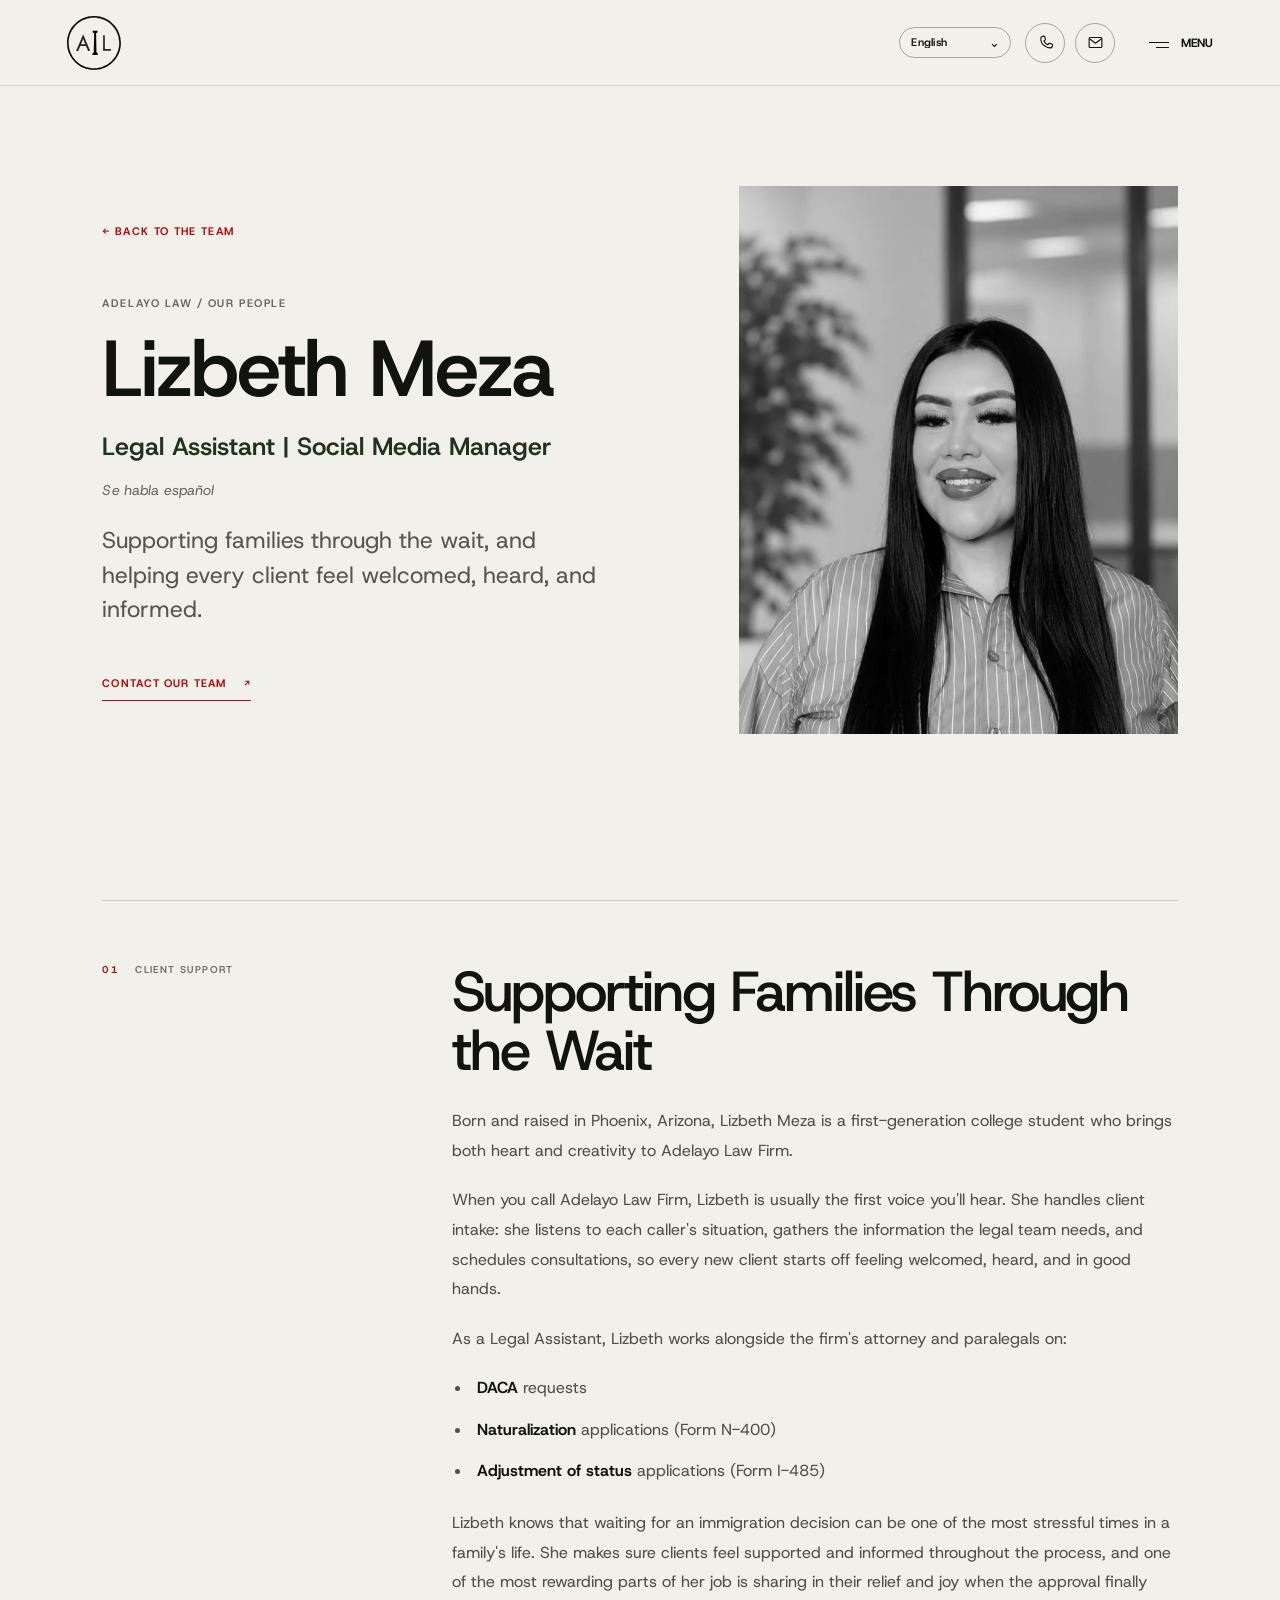
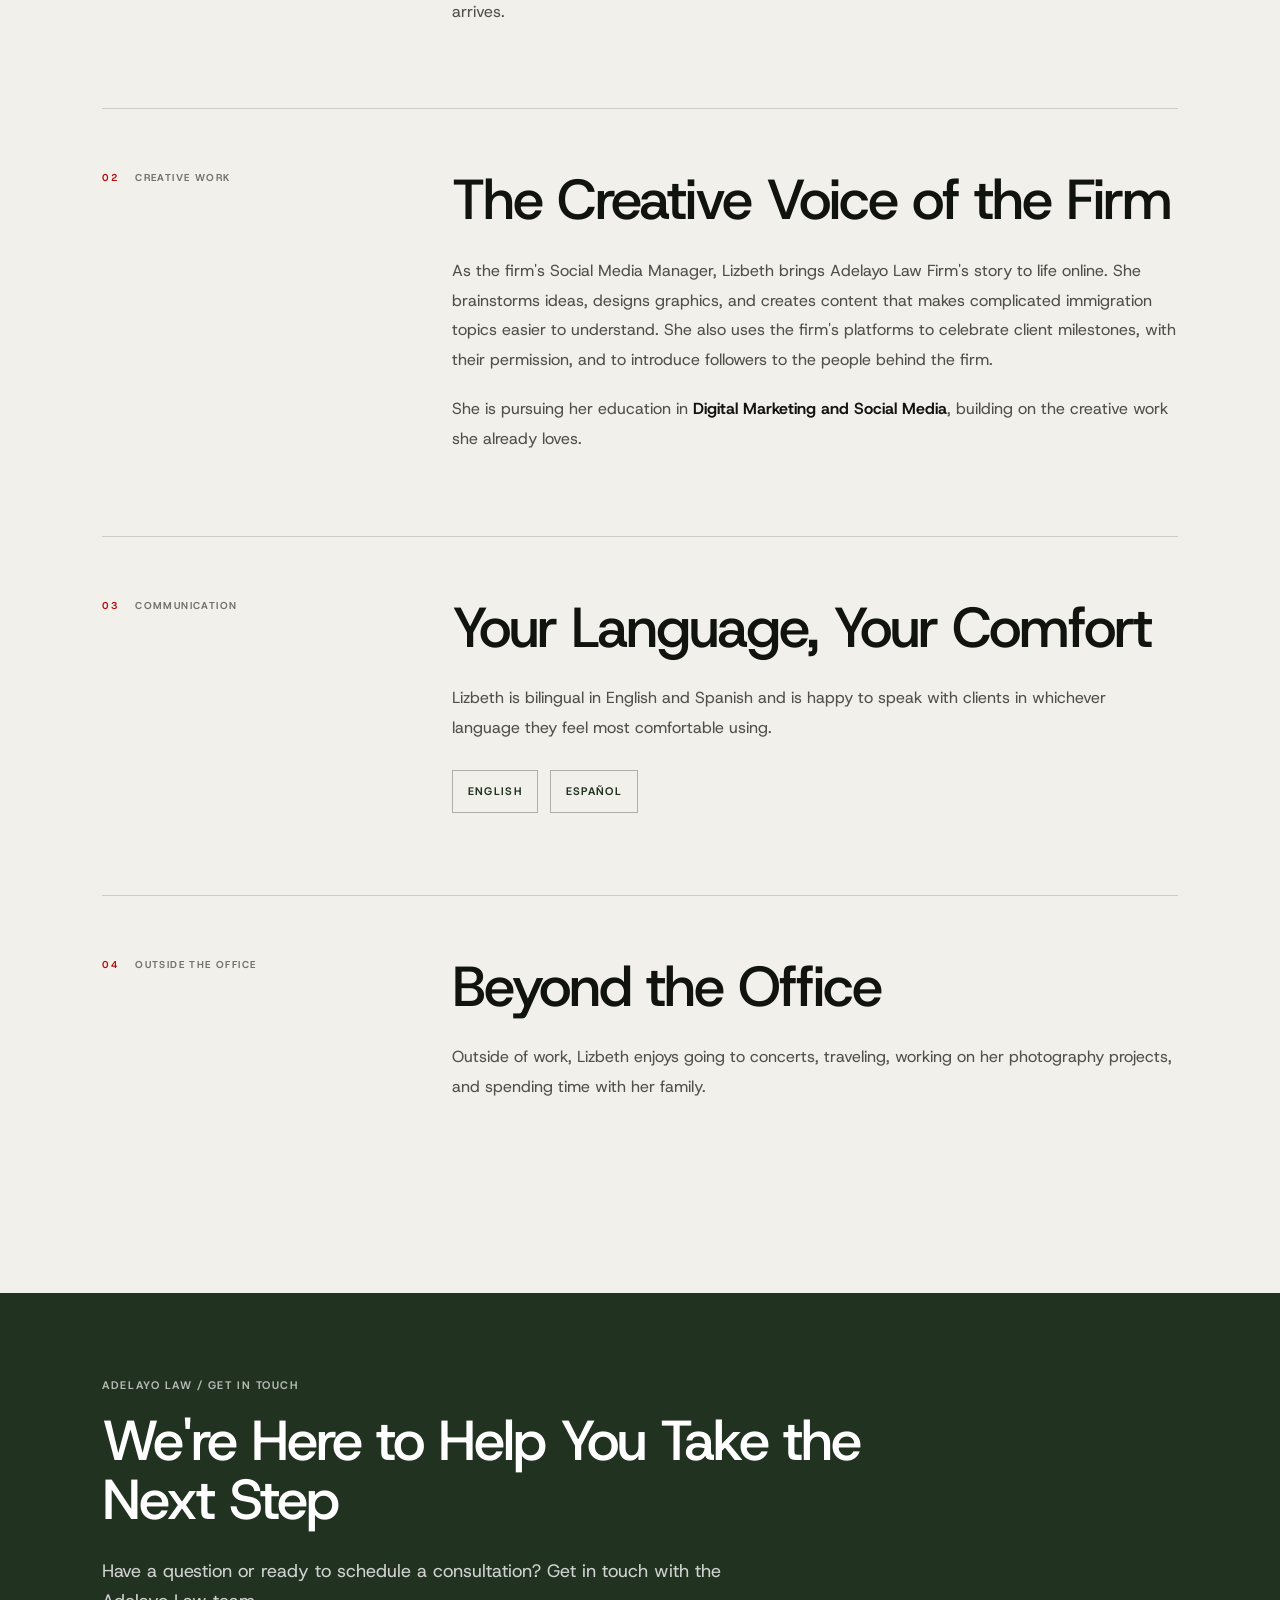
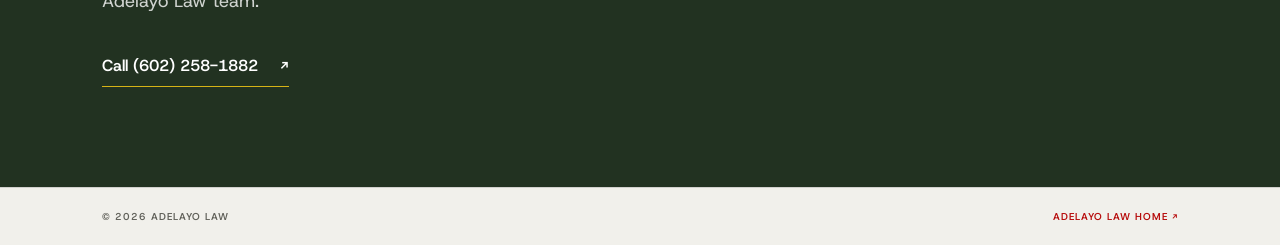
<file: lizbeth-meza.html>
<!doctype html>
<html lang="en">
<head>
  <meta charset="utf-8">
  <meta name="viewport" content="width=device-width, initial-scale=1, viewport-fit=cover">
  <meta name="theme-color" content="#080a08">
  <link rel="icon" type="image/svg+xml" href="favicon.svg">
  <link rel="apple-touch-icon" sizes="180x180" href="apple-touch-icon.png">
  <link rel="icon" type="image/png" sizes="32x32" href="favicon-32.png">
  <meta name="description" content="Meet Lizbeth Meza, Legal Assistant and Social Media Manager at Adelayo Law.">
  <title>Lizbeth Meza — Adelayo Law</title>
  <link rel="preconnect" href="https://fonts.googleapis.com">
  <link rel="preconnect" href="https://fonts.gstatic.com" crossorigin>
  <link href="https://fonts.googleapis.com/css2?family=Host+Grotesk:ital,wght@0,400;0,500;0,600;0,700;0,800;1,400;1,500&display=swap" rel="stylesheet">
  <link rel="stylesheet" href="styles.css">
  <script src="script.js" defer></script>
  <script src="translations.js" defer></script>
</head>
<body class="profile-page">
  <div class="site-shell">
    <a class="skip-link" href="#main-content">Skip to content</a>
    <header class="site-header" id="top">
      <a class="wordmark" href="index.html" aria-label="Adelayo Law home"><img class="brand-logo" src="assets/adelayo-mark.svg" alt="Adelayo Law"></a>
      <label class="language-switcher" aria-label="Choose website language"><select class="site-language" aria-label="Choose language" title="Choose a language; translations are being prepared"><option value="en">English</option><option value="es">Español</option><option value="fr">Français</option><option value="yo">Yorùbá</option><option value="ig">Igbo</option><option value="ha">Hausa</option></select></label>
      <div class="header-actions" aria-label="Contact Adelayo Law">
        <a class="header-contact" href="tel:+16022581882" aria-label="Call Adelayo Law at +1 602 258 1882" title="Call Adelayo Law"><svg viewBox="0 0 24 24" aria-hidden="true"><path d="M6.6 3.8 9.2 3c.7-.2 1.4.2 1.6.9l1 3.1c.2.6 0 1.2-.5 1.6l-1.6 1.2a14.5 14.5 0 0 0 5.5 5.5l1.2-1.6c.4-.5 1-.7 1.6-.5l3.1 1c.7.2 1.1.9.9 1.6l-.8 2.6c-.2.7-.9 1.1-1.6 1.1C10.8 19.5 4.5 13.2 5.5 5.4c0-.7.4-1.4 1.1-1.6Z"/></svg></a>
        <a class="header-contact" href="mailto:info@adelayolaw.com" aria-label="Email Adelayo Law at info@adelayolaw.com" title="Email Adelayo Law"><svg viewBox="0 0 24 24" aria-hidden="true"><rect x="3" y="5" width="18" height="14" rx="1.5"/><path d="m4 7 8 6 8-6"/></svg></a>
      </div>
      <button class="menu-toggle" aria-expanded="false" aria-controls="site-menu" aria-label="Open navigation"><span></span><span></span><b>MENU</b></button>
    </header>
    <nav class="site-menu" id="site-menu" aria-hidden="true" inert>
      <div class="menu-top"><a class="wordmark" href="index.html"><img class="brand-logo" src="assets/adelayo-mark.svg" alt="Adelayo Law"></a><button class="menu-close" aria-label="Close navigation">CLOSE ×</button></div>
      <div class="menu-links"><a href="index.html">Home</a><a href="about.html">About</a><a href="index.html#practice">Practice areas</a><a href="index.html#team">Meet the team</a><a href="index.html#locations">Locations</a><a href="socials.html">Socials</a></div>
    </nav>
    <main id="main-content" class="lizbeth-profile bami-profile">
      <section class="profile-layout bami-hero">
        <div class="profile-copy" data-reveal>
          <a class="profile-back" href="index.html#team">← BACK TO THE TEAM</a>
          <p class="profile-kicker">ADELAYO LAW / OUR PEOPLE</p>
          <h1>Lizbeth Meza</h1>
          <p class="profile-role">Legal Assistant | Social Media Manager</p>
          <p class="bami-languages"><em>Se habla español</em></p>
          <p class="bami-intro">Supporting families through the wait, and helping every client feel welcomed, heard, and informed.</p>
          <a class="profile-contact" href="tel:+16022581882">CONTACT OUR TEAM <span aria-hidden="true">↗</span></a>
        </div>
        <figure class="profile-portrait" data-reveal><img src="assets/lizbeth-meza.webp" alt="Lizbeth Meza" fetchpriority="high"></figure>
      </section>

      <div class="bami-content">
        <section class="bami-section">
          <div class="bami-section-label"><span>01</span><span>CLIENT SUPPORT</span></div>
          <div class="bami-section-body">
            <h2>Supporting Families Through the Wait</h2>
            <p>Born and raised in Phoenix, Arizona, Lizbeth Meza is a first-generation college student who brings both heart and creativity to Adelayo Law Firm.</p>
            <p>When you call Adelayo Law Firm, Lizbeth is usually the first voice you'll hear. She handles client intake: she listens to each caller's situation, gathers the information the legal team needs, and schedules consultations, so every new client starts off feeling welcomed, heard, and in good hands.</p>
            <p>As a Legal Assistant, Lizbeth works alongside the firm's attorney and paralegals on:</p>
            <ul><li><strong>DACA</strong> requests</li><li><strong>Naturalization</strong> applications (Form N-400)</li><li><strong>Adjustment of status</strong> applications (Form I-485)</li></ul>
            <p>Lizbeth knows that waiting for an immigration decision can be one of the most stressful times in a family's life. She makes sure clients feel supported and informed throughout the process, and one of the most rewarding parts of her job is sharing in their relief and joy when the approval finally arrives.</p>
          </div>
        </section>

        <section class="bami-section">
          <div class="bami-section-label"><span>02</span><span>CREATIVE WORK</span></div>
          <div class="bami-section-body">
            <h2>The Creative Voice of the Firm</h2>
            <p>As the firm's Social Media Manager, Lizbeth brings Adelayo Law Firm's story to life online. She brainstorms ideas, designs graphics, and creates content that makes complicated immigration topics easier to understand. She also uses the firm's platforms to celebrate client milestones, with their permission, and to introduce followers to the people behind the firm.</p>
            <p>She is pursuing her education in <strong>Digital Marketing and Social Media</strong>, building on the creative work she already loves.</p>
          </div>
        </section>

        <section class="bami-section lizbeth-language-section">
          <div class="bami-section-label"><span>03</span><span>COMMUNICATION</span></div>
          <div class="bami-section-body">
            <h2>Your Language, Your Comfort</h2>
            <p>Lizbeth is bilingual in English and Spanish and is happy to speak with clients in whichever language they feel most comfortable using.</p>
            <p class="lizbeth-language-pair"><span>ENGLISH</span><span>ESPAÑOL</span></p>
          </div>
        </section>

        <section class="bami-section">
          <div class="bami-section-label"><span>04</span><span>OUTSIDE THE OFFICE</span></div>
          <div class="bami-section-body">
            <h2>Beyond the Office</h2>
            <p>Outside of work, Lizbeth enjoys going to concerts, traveling, working on her photography projects, and spending time with her family.</p>
          </div>
        </section>
      </div>

      <section class="bami-cta lizbeth-cta"><p class="profile-kicker">ADELAYO LAW / GET IN TOUCH</p><h2>We're Here to Help You Take the Next Step</h2><p>Have a question or ready to schedule a consultation? Get in touch with the Adelayo Law team.</p><a href="tel:+16022581882">Call (602) 258-1882 <span aria-hidden="true">↗</span></a></section>
    </main>
    <footer class="profile-footer"><span>© 2026 ADELAYO LAW</span><a href="index.html">ADELAYO LAW HOME ↗</a></footer>
  </div>

</body>
</html>
</file>
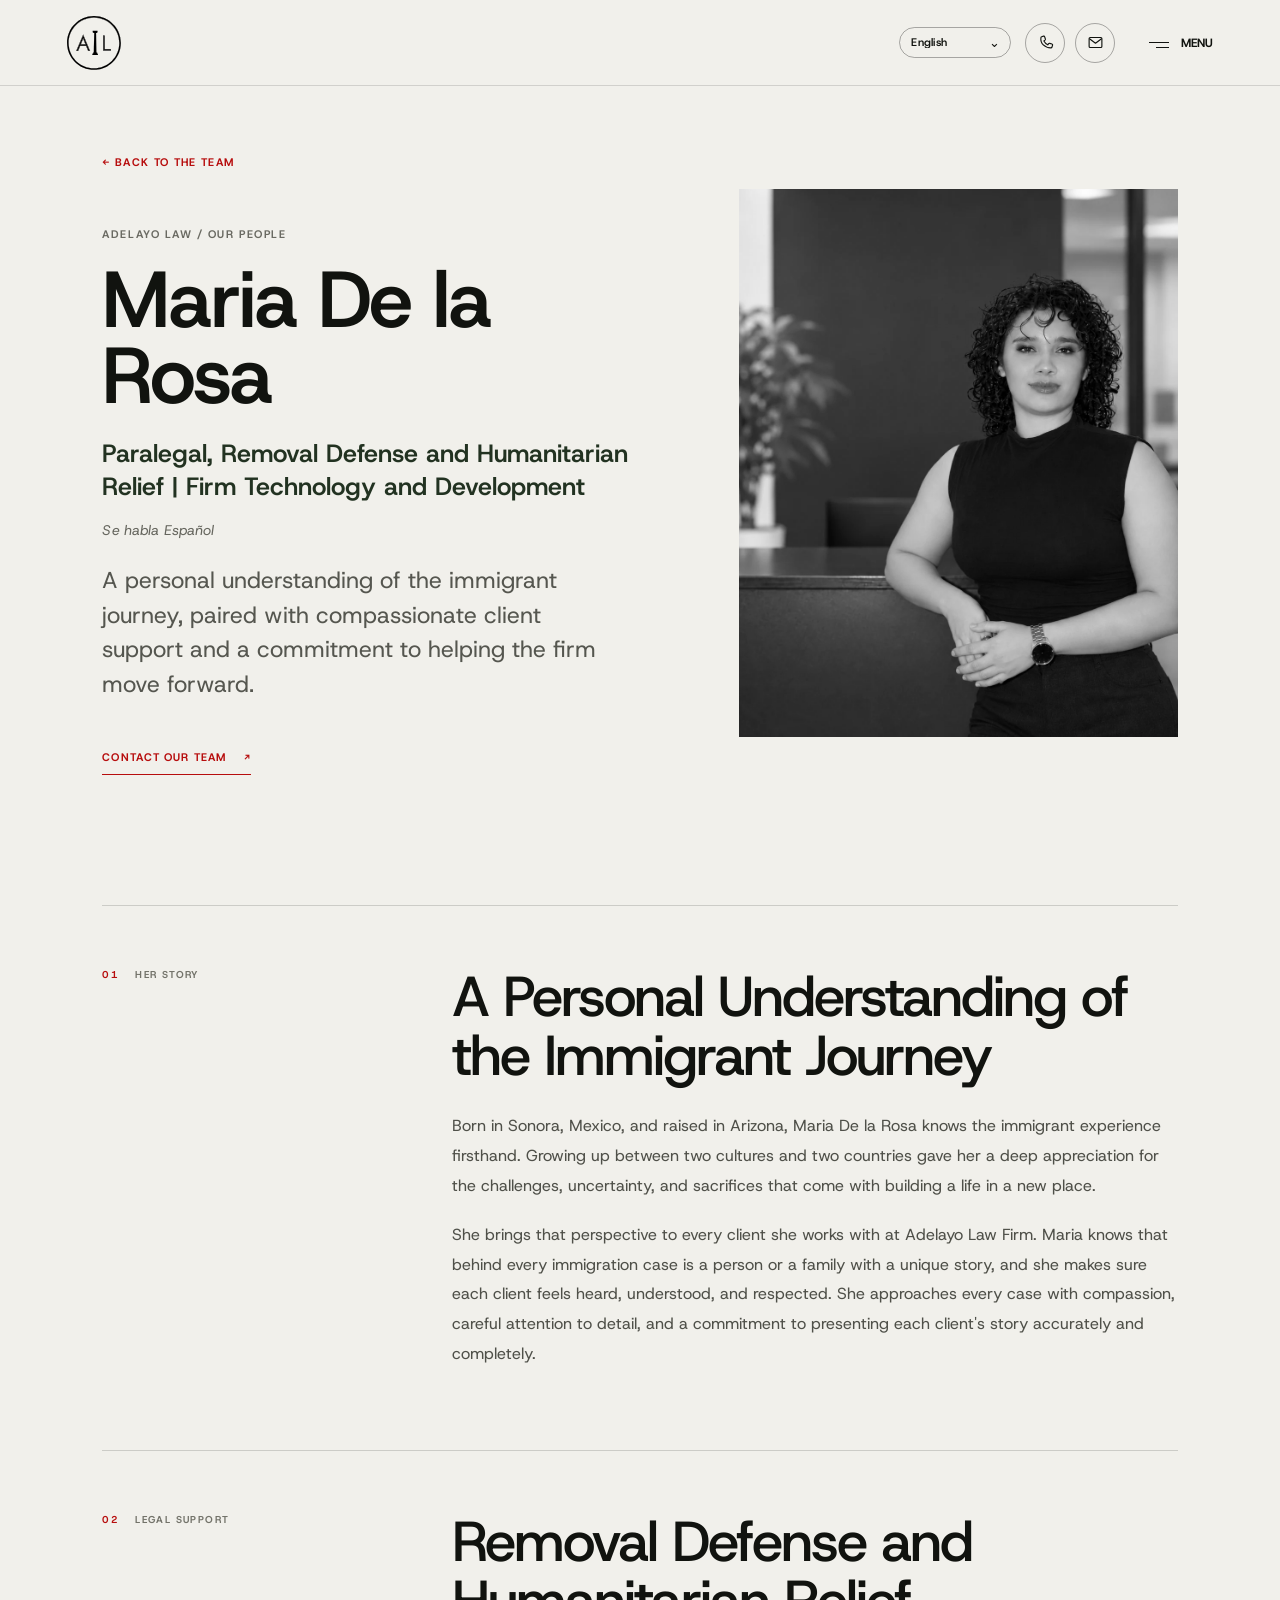
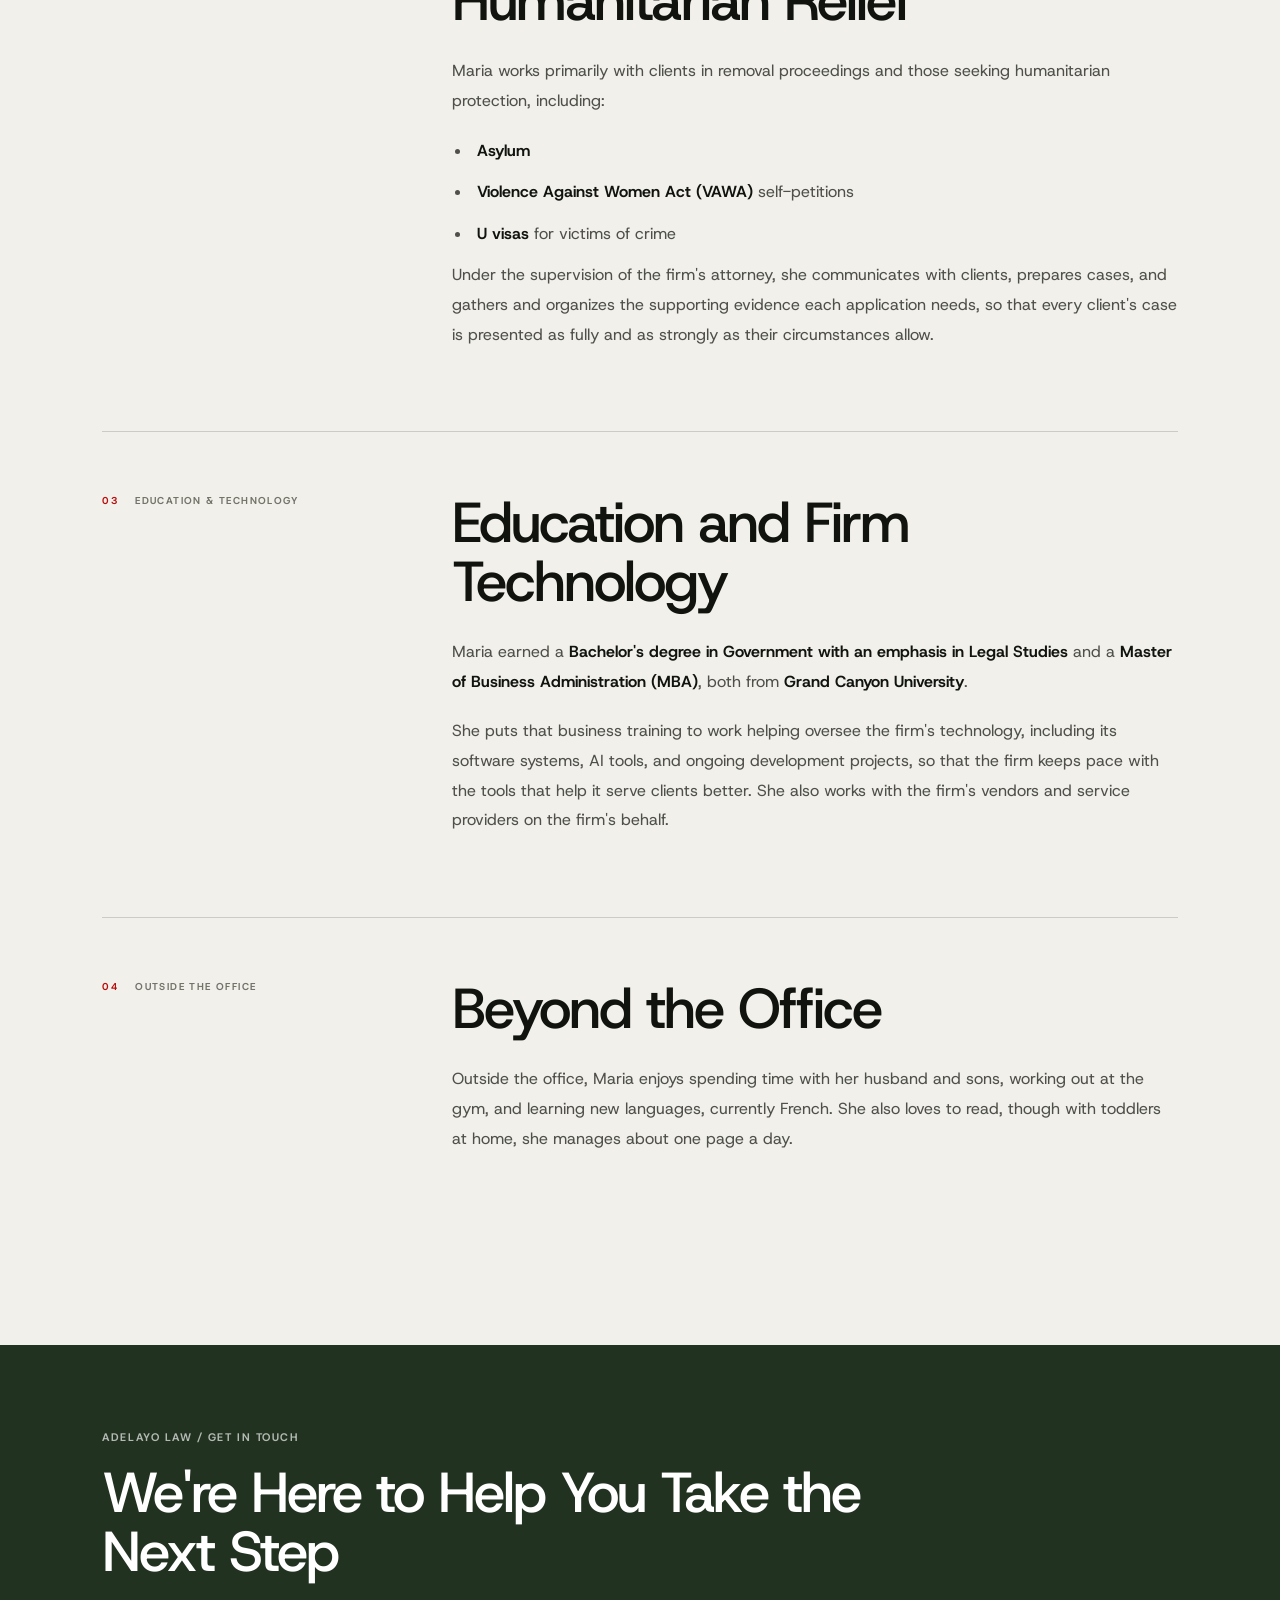
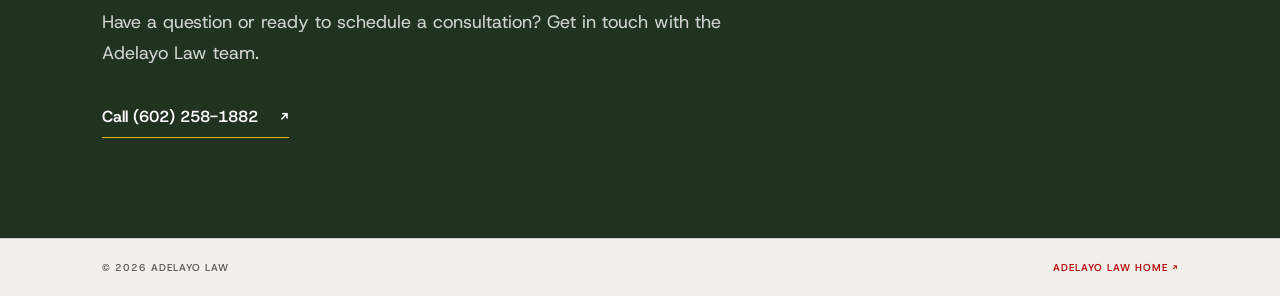
<file: maria-de-la-rosa.html>
<!doctype html>
<html lang="en">
<head>
  <meta charset="utf-8">
  <meta name="viewport" content="width=device-width, initial-scale=1, viewport-fit=cover">
  <meta name="theme-color" content="#080a08">
  <link rel="icon" type="image/svg+xml" href="favicon.svg">
  <link rel="apple-touch-icon" sizes="180x180" href="apple-touch-icon.png">
  <link rel="icon" type="image/png" sizes="32x32" href="favicon-32.png">
  <meta name="description" content="Meet Maria De la Rosa at Adelayo Law.">
  <title>Maria De la Rosa — Adelayo Law</title>
  <link rel="preconnect" href="https://fonts.googleapis.com">
  <link rel="preconnect" href="https://fonts.gstatic.com" crossorigin>
  <link href="https://fonts.googleapis.com/css2?family=Host+Grotesk:ital,wght@0,400;0,500;0,600;0,700;0,800;1,400;1,500&display=swap" rel="stylesheet">
  <link rel="stylesheet" href="styles.css">
  <script src="script.js" defer></script>
  <script src="translations.js" defer></script>
</head>
<body class="profile-page">
  <div class="site-shell">
    <a class="skip-link" href="#main-content">Skip to content</a>
    <header class="site-header" id="top">
      <a class="wordmark" href="index.html" aria-label="Adelayo Law home"><img class="brand-logo" src="assets/adelayo-mark.svg" alt="Adelayo Law"></a>
      <label class="language-switcher" aria-label="Choose website language"><select class="site-language" aria-label="Choose language" title="Choose a language; translations are being prepared"><option value="en">English</option><option value="es">Español</option><option value="fr">Français</option><option value="yo">Yorùbá</option><option value="ig">Igbo</option><option value="ha">Hausa</option></select></label>
      <div class="header-actions" aria-label="Contact Adelayo Law">
        <a class="header-contact" href="tel:+16022581882" aria-label="Call Adelayo Law at +1 602 258 1882" title="Call Adelayo Law">
          <svg viewBox="0 0 24 24" aria-hidden="true"><path d="M6.6 3.8 9.2 3c.7-.2 1.4.2 1.6.9l1 3.1c.2.6 0 1.2-.5 1.6l-1.6 1.2a14.5 14.5 0 0 0 5.5 5.5l1.2-1.6c.4-.5 1-.7 1.6-.5l3.1 1c.7.2 1.1.9.9 1.6l-.8 2.6c-.2.7-.9 1.1-1.6 1.1C10.8 19.5 4.5 13.2 5.5 5.4c0-.7.4-1.4 1.1-1.6Z"/></svg>
        </a>
        <a class="header-contact" href="mailto:info@adelayolaw.com" aria-label="Email Adelayo Law at info@adelayolaw.com" title="Email Adelayo Law">
          <svg viewBox="0 0 24 24" aria-hidden="true"><rect x="3" y="5" width="18" height="14" rx="1.5"/><path d="m4 7 8 6 8-6"/></svg>
        </a>
      </div>
      <button class="menu-toggle" aria-expanded="false" aria-controls="site-menu" aria-label="Open navigation"><span></span><span></span><b>MENU</b></button>
    </header>
    <nav class="site-menu" id="site-menu" aria-hidden="true" inert>
      <div class="menu-top"><a class="wordmark" href="index.html"><img class="brand-logo" src="assets/adelayo-mark.svg" alt="Adelayo Law"></a><button class="menu-close" aria-label="Close navigation">CLOSE ×</button></div>
      <div class="menu-links"><a href="index.html">Home</a><a href="about.html">About</a><a href="index.html#practice">Practice areas</a><a href="index.html#team">Meet the team</a><a href="index.html#locations">Locations</a><a href="socials.html">Socials</a></div>
    </nav>
    <main id="main-content" class="maria-profile bami-profile">
      <section class="profile-layout bami-hero">
        <div class="profile-copy" data-reveal>
          <a class="profile-back" href="index.html#team">← BACK TO THE TEAM</a>
          <p class="profile-kicker">ADELAYO LAW / OUR PEOPLE</p>
          <h1>Maria De la Rosa</h1>
          <p class="profile-role">Paralegal, Removal Defense and Humanitarian Relief | Firm Technology and Development</p>
          <p class="bami-languages"><em>Se habla Español</em></p>
          <p class="bami-intro">A personal understanding of the immigrant journey, paired with compassionate client support and a commitment to helping the firm move forward.</p>
          <a class="profile-contact" href="tel:+16022581882">CONTACT OUR TEAM <span aria-hidden="true">↗</span></a>
        </div>
        <figure class="profile-portrait" data-reveal><img src="assets/maria-de-la-rosa.webp" alt="Maria De la Rosa" fetchpriority="high"></figure>
      </section>

      <div class="bami-content">
        <section class="bami-section">
          <div class="bami-section-label"><span>01</span><span>HER STORY</span></div>
          <div class="bami-section-body">
            <h2>A Personal Understanding of the Immigrant Journey</h2>
            <p>Born in Sonora, Mexico, and raised in Arizona, Maria De la Rosa knows the immigrant experience firsthand. Growing up between two cultures and two countries gave her a deep appreciation for the challenges, uncertainty, and sacrifices that come with building a life in a new place.</p>
            <p>She brings that perspective to every client she works with at Adelayo Law Firm. Maria knows that behind every immigration case is a person or a family with a unique story, and she makes sure each client feels heard, understood, and respected. She approaches every case with compassion, careful attention to detail, and a commitment to presenting each client's story accurately and completely.</p>
          </div>
        </section>

        <section class="bami-section">
          <div class="bami-section-label"><span>02</span><span>LEGAL SUPPORT</span></div>
          <div class="bami-section-body">
            <h2>Removal Defense and Humanitarian Relief</h2>
            <p>Maria works primarily with clients in removal proceedings and those seeking humanitarian protection, including:</p>
            <ul><li><strong>Asylum</strong></li><li><strong>Violence Against Women Act (VAWA)</strong> self-petitions</li><li><strong>U visas</strong> for victims of crime</li></ul>
            <p>Under the supervision of the firm's attorney, she communicates with clients, prepares cases, and gathers and organizes the supporting evidence each application needs, so that every client's case is presented as fully and as strongly as their circumstances allow.</p>
          </div>
        </section>

        <section class="bami-section">
          <div class="bami-section-label"><span>03</span><span>EDUCATION &amp; TECHNOLOGY</span></div>
          <div class="bami-section-body">
            <h2>Education and Firm Technology</h2>
            <p>Maria earned a <strong>Bachelor's degree in Government with an emphasis in Legal Studies</strong> and a <strong>Master of Business Administration (MBA)</strong>, both from <strong>Grand Canyon University</strong>.</p>
            <p>She puts that business training to work helping oversee the firm's technology, including its software systems, AI tools, and ongoing development projects, so that the firm keeps pace with the tools that help it serve clients better. She also works with the firm's vendors and service providers on the firm's behalf.</p>
          </div>
        </section>

        <section class="bami-section">
          <div class="bami-section-label"><span>04</span><span>OUTSIDE THE OFFICE</span></div>
          <div class="bami-section-body">
            <h2>Beyond the Office</h2>
            <p>Outside the office, Maria enjoys spending time with her husband and sons, working out at the gym, and learning new languages, currently French. She also loves to read, though with toddlers at home, she manages about one page a day.</p>
          </div>
        </section>
      </div>

      <section class="bami-cta maria-cta"><p class="profile-kicker">ADELAYO LAW / GET IN TOUCH</p><h2>We're Here to Help You Take the Next Step</h2><p>Have a question or ready to schedule a consultation? Get in touch with the Adelayo Law team.</p><a href="tel:+16022581882">Call (602) 258-1882 <span aria-hidden="true">↗</span></a></section>
    </main>
    <footer class="profile-footer"><span>© 2026 ADELAYO LAW</span><a href="index.html">ADELAYO LAW HOME ↗</a></footer>
  </div>

</body>
</html>
</file>
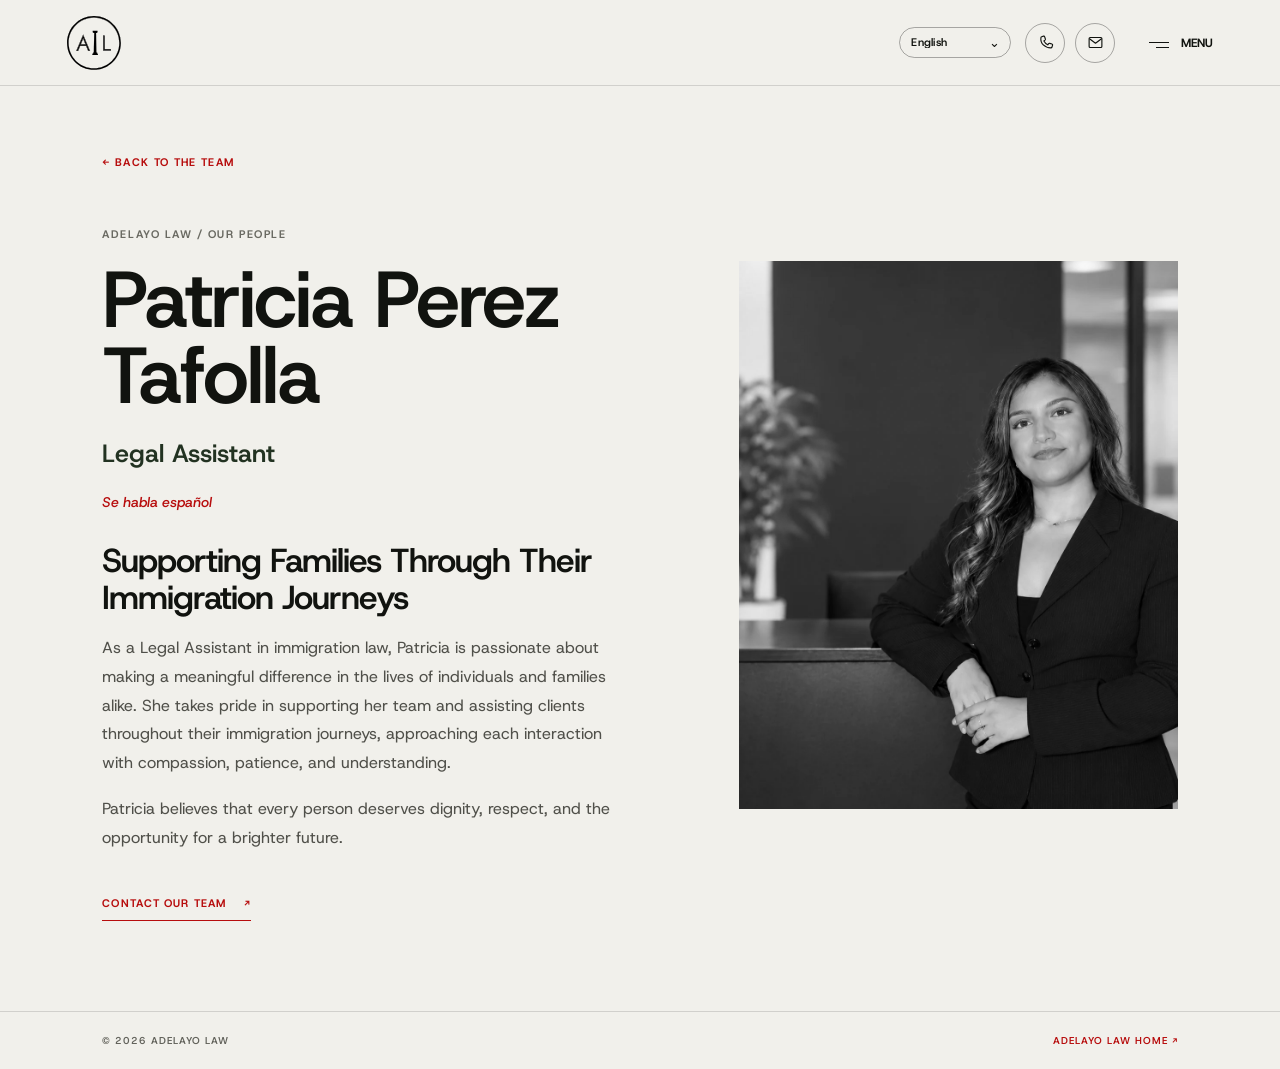
<file: patricia-perez-tafolla.html>
<!doctype html>
<html lang="en">
<head>
  <meta charset="utf-8">
  <meta name="viewport" content="width=device-width, initial-scale=1, viewport-fit=cover">
  <meta name="theme-color" content="#080a08">
  <link rel="icon" type="image/svg+xml" href="favicon.svg">
  <link rel="apple-touch-icon" sizes="180x180" href="apple-touch-icon.png">
  <link rel="icon" type="image/png" sizes="32x32" href="favicon-32.png">
  <meta name="description" content="Meet Patricia Perez Tafolla, Legal Assistant at Adelayo Law Firm, supporting individuals and families through their immigration journeys.">
  <title>Patricia Perez Tafolla — Adelayo Law</title>
  <link rel="preconnect" href="https://fonts.googleapis.com">
  <link rel="preconnect" href="https://fonts.gstatic.com" crossorigin>
  <link href="https://fonts.googleapis.com/css2?family=Host+Grotesk:ital,wght@0,400;0,500;0,600;0,700;0,800;1,400;1,500&display=swap" rel="stylesheet">
  <link rel="stylesheet" href="styles.css">
  <script src="script.js" defer></script>
  <script src="translations.js" defer></script>
</head>
<body class="profile-page">
  <div class="site-shell">
    <a class="skip-link" href="#main-content">Skip to content</a>
    <header class="site-header" id="top">
      <a class="wordmark" href="index.html" aria-label="Adelayo Law home"><img class="brand-logo" src="assets/adelayo-mark.svg" alt="Adelayo Law"></a>
      <label class="language-switcher" aria-label="Choose website language"><select class="site-language" aria-label="Choose language" title="Choose a language; translations are being prepared"><option value="en">English</option><option value="es">Español</option><option value="fr">Français</option><option value="yo">Yorùbá</option><option value="ig">Igbo</option><option value="ha">Hausa</option></select></label>
      <div class="header-actions" aria-label="Contact Adelayo Law">
        <a class="header-contact" href="tel:+16022581882" aria-label="Call Adelayo Law at +1 602 258 1882" title="Call Adelayo Law">
          <svg viewBox="0 0 24 24" aria-hidden="true"><path d="M6.6 3.8 9.2 3c.7-.2 1.4.2 1.6.9l1 3.1c.2.6 0 1.2-.5 1.6l-1.6 1.2a14.5 14.5 0 0 0 5.5 5.5l1.2-1.6c.4-.5 1-.7 1.6-.5l3.1 1c.7.2 1.1.9.9 1.6l-.8 2.6c-.2.7-.9 1.1-1.6 1.1C10.8 19.5 4.5 13.2 5.5 5.4c0-.7.4-1.4 1.1-1.6Z"/></svg>
        </a>
        <a class="header-contact" href="mailto:info@adelayolaw.com" aria-label="Email Adelayo Law at info@adelayolaw.com" title="Email Adelayo Law">
          <svg viewBox="0 0 24 24" aria-hidden="true"><rect x="3" y="5" width="18" height="14" rx="1.5"/><path d="m4 7 8 6 8-6"/></svg>
        </a>
      </div>
      <button class="menu-toggle" aria-expanded="false" aria-controls="site-menu" aria-label="Open navigation"><span></span><span></span><b>MENU</b></button>
    </header>
    <nav class="site-menu" id="site-menu" aria-hidden="true" inert>
      <div class="menu-top"><a class="wordmark" href="index.html"><img class="brand-logo" src="assets/adelayo-mark.svg" alt="Adelayo Law"></a><button class="menu-close" aria-label="Close navigation">CLOSE ×</button></div>
      <div class="menu-links"><a href="index.html">Home</a><a href="about.html">About</a><a href="index.html#practice">Practice areas</a><a href="index.html#team">Meet the team</a><a href="index.html#locations">Locations</a><a href="socials.html">Socials</a></div>
    </nav>
    <main id="main-content">
      <section class="profile-layout">
        <div class="profile-copy" data-reveal>
          <a class="profile-back" href="index.html#team">← BACK TO THE TEAM</a>
          <p class="profile-kicker">ADELAYO LAW / OUR PEOPLE</p>
          <h1>Patricia Perez Tafolla</h1>
          <p class="profile-role">Legal Assistant</p>
          <div class="profile-bio">
            <p class="profile-language-note"><em>Se habla español</em></p>
            <h2>Supporting Families Through Their Immigration Journeys</h2>
            <p>As a Legal Assistant in immigration law, Patricia is passionate about making a meaningful difference in the lives of individuals and families alike. She takes pride in supporting her team and assisting clients throughout their immigration journeys, approaching each interaction with compassion, patience, and understanding.</p>
            <p>Patricia believes that every person deserves dignity, respect, and the opportunity for a brighter future.</p>
          </div>
          <a class="profile-contact" href="tel:+16022581882">CONTACT OUR TEAM <span aria-hidden="true">↗</span></a>
        </div>
        <figure class="profile-portrait" data-reveal><img src="assets/patricia-perez-tafolla.webp" alt="Patricia Perez Tafolla" fetchpriority="high"></figure>
      </section>
    </main>
    <footer class="profile-footer"><span>© 2026 ADELAYO LAW</span><a href="index.html">ADELAYO LAW HOME ↗</a></footer>
  </div>

</body>
</html>
</file>
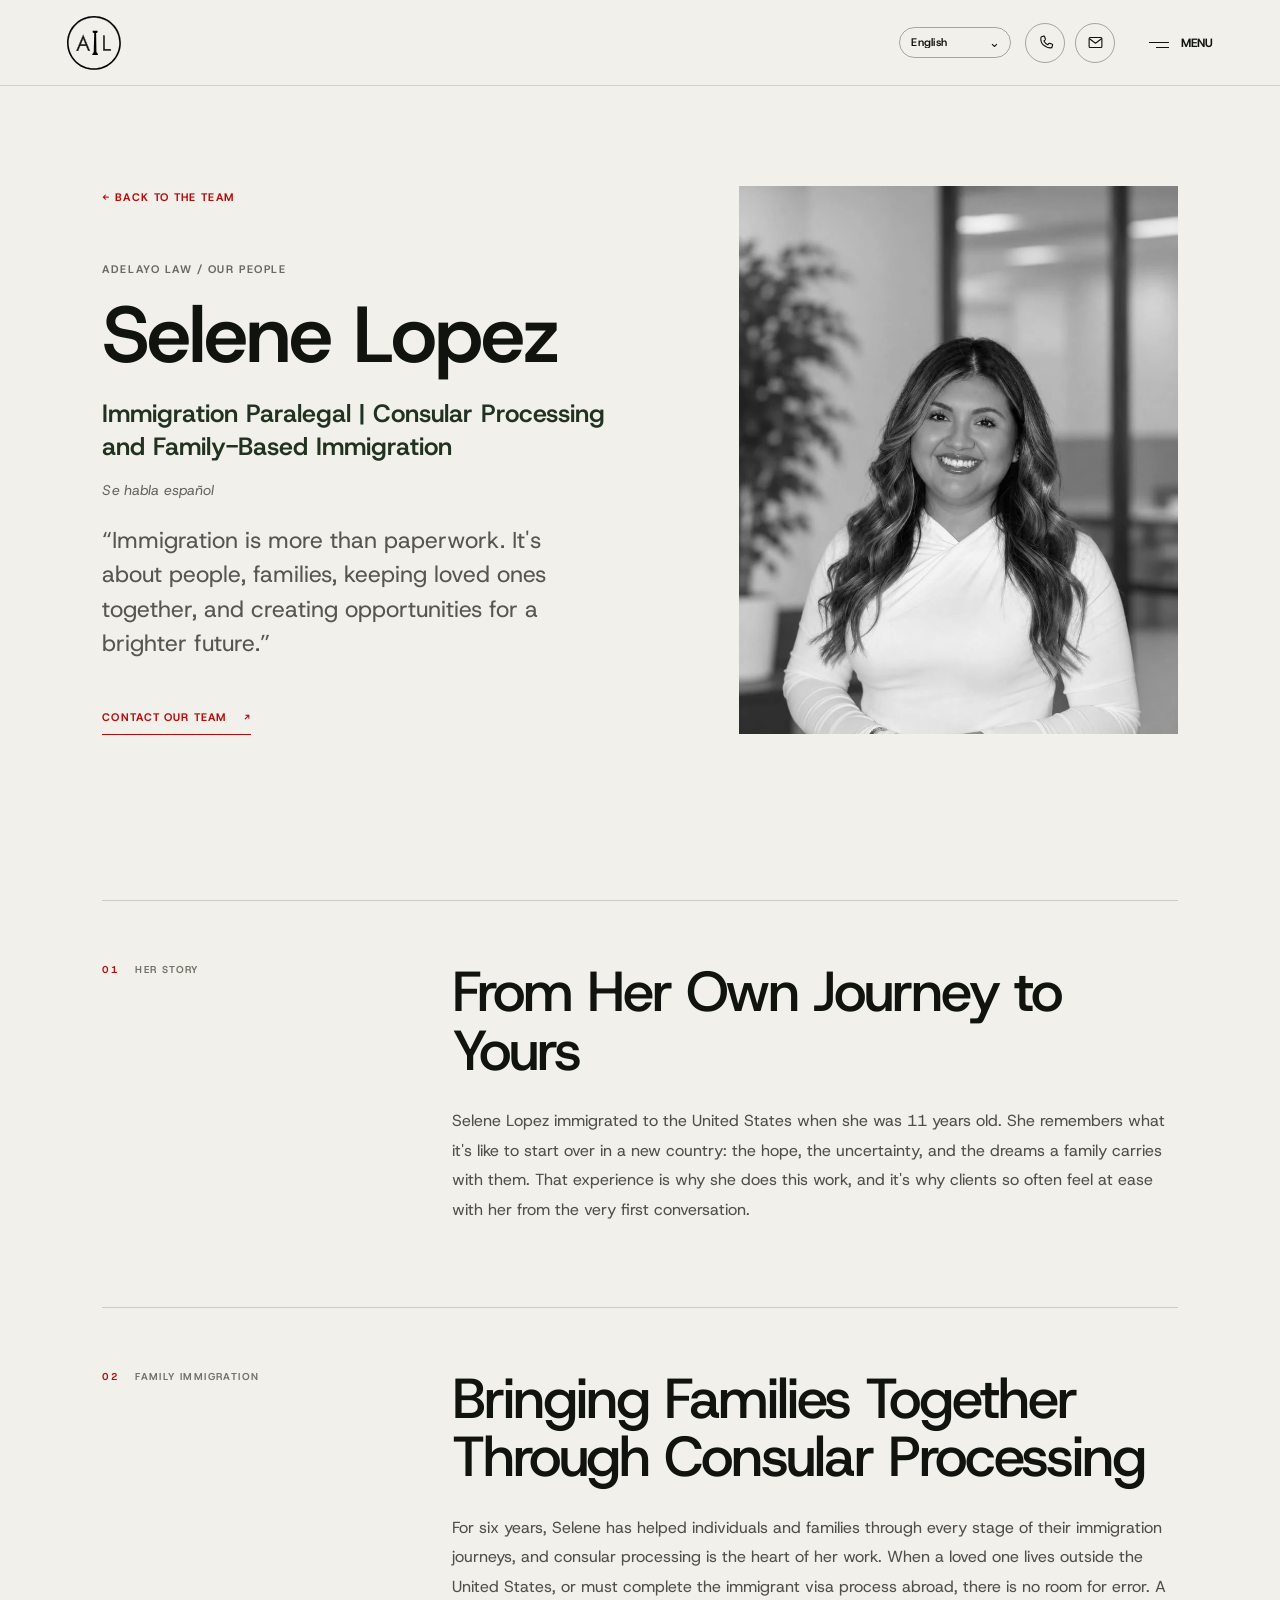
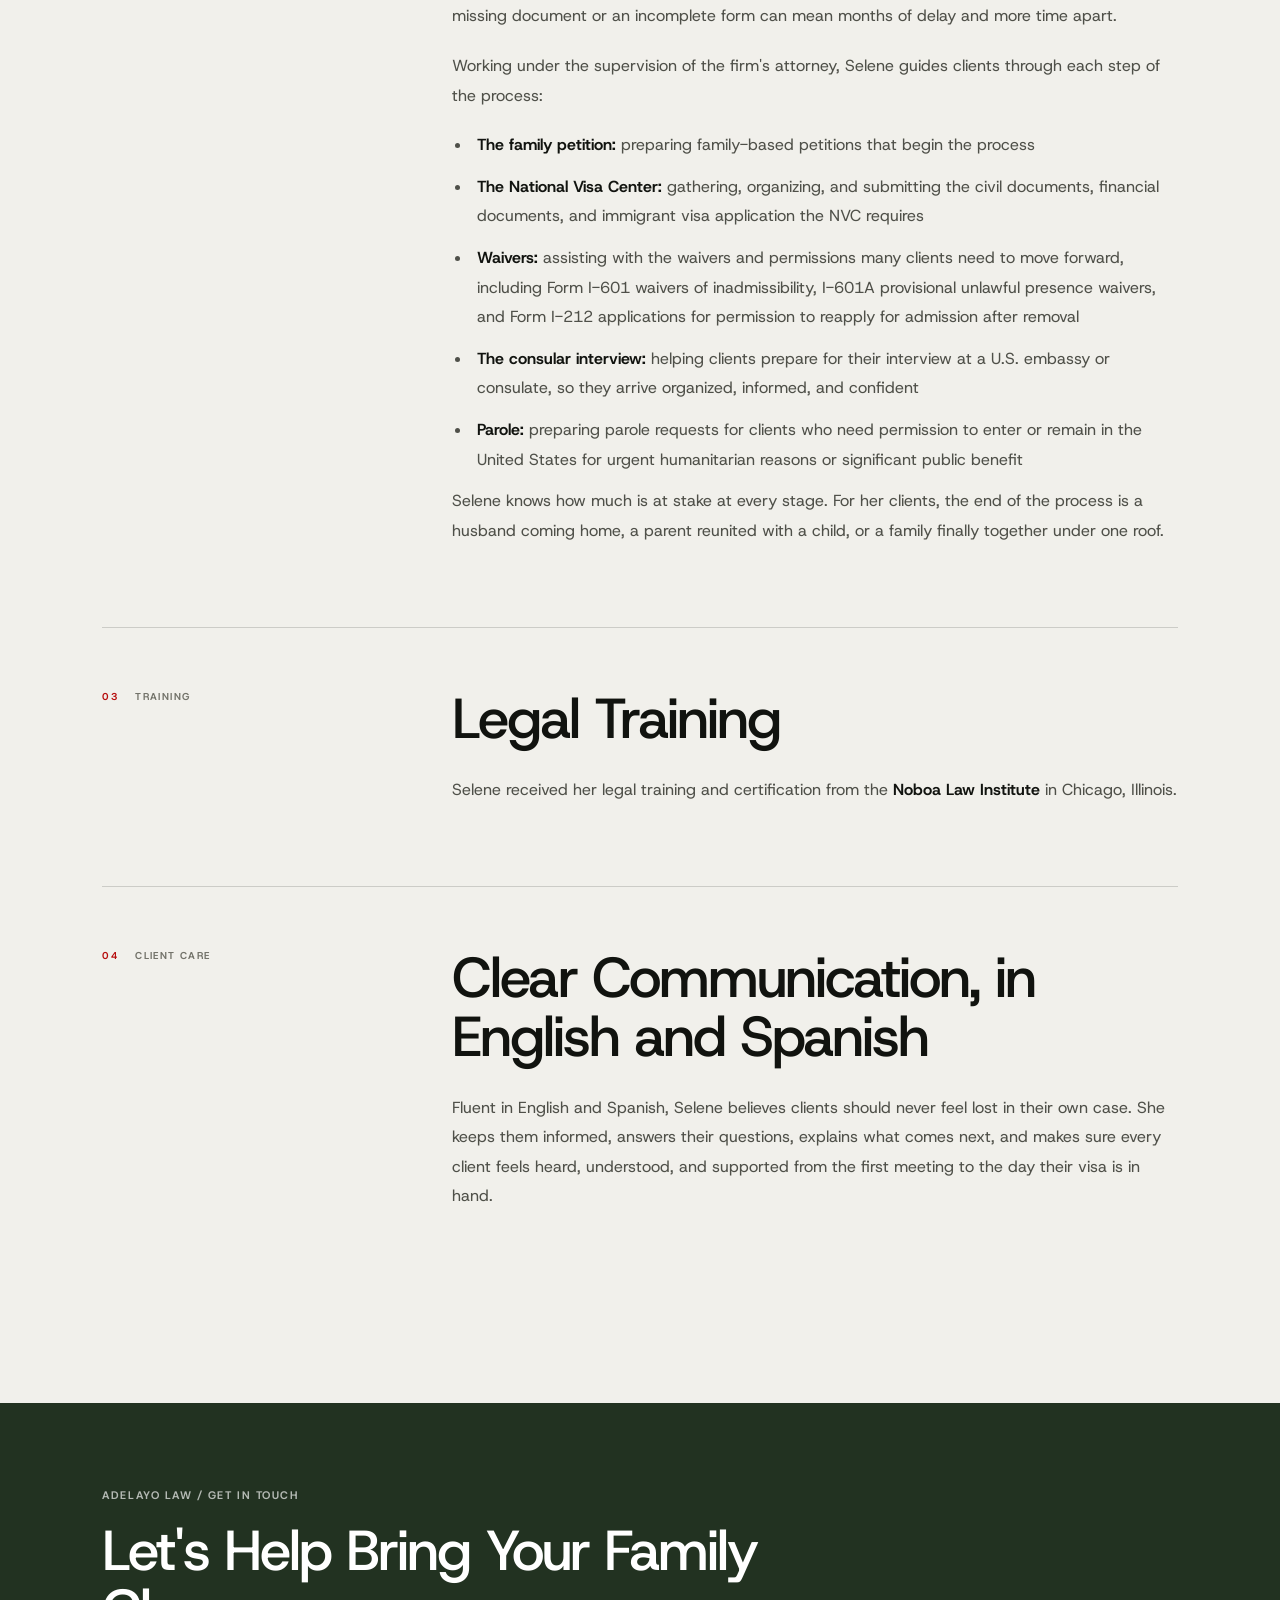
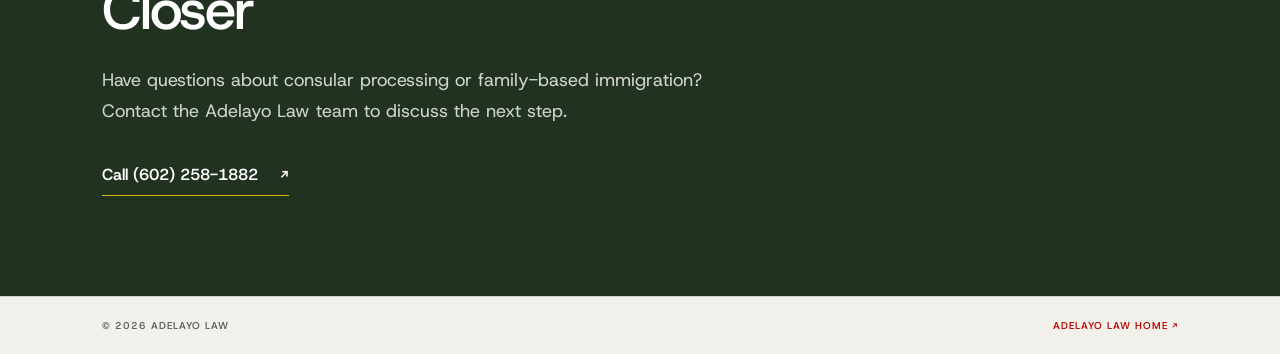
<file: selene-lopez.html>
<!doctype html>
<html lang="en">
<head>
  <meta charset="utf-8">
  <meta name="viewport" content="width=device-width, initial-scale=1, viewport-fit=cover">
  <meta name="theme-color" content="#080a08">
  <link rel="icon" type="image/svg+xml" href="favicon.svg">
  <link rel="apple-touch-icon" sizes="180x180" href="apple-touch-icon.png">
  <link rel="icon" type="image/png" sizes="32x32" href="favicon-32.png">
  <meta name="description" content="Meet Selene Lopez, Immigration Paralegal focused on consular processing and family-based immigration at Adelayo Law Firm.">
  <title>Selene Lopez — Adelayo Law</title>
  <link rel="preconnect" href="https://fonts.googleapis.com">
  <link rel="preconnect" href="https://fonts.gstatic.com" crossorigin>
  <link href="https://fonts.googleapis.com/css2?family=Host+Grotesk:ital,wght@0,400;0,500;0,600;0,700;0,800;1,400;1,500&display=swap" rel="stylesheet">
  <link rel="stylesheet" href="styles.css">
  <script src="script.js" defer></script>
  <script src="translations.js" defer></script>
</head>
<body class="profile-page">
  <div class="site-shell">
    <a class="skip-link" href="#main-content">Skip to content</a>
    <header class="site-header" id="top">
      <a class="wordmark" href="index.html" aria-label="Adelayo Law home"><img class="brand-logo" src="assets/adelayo-mark.svg" alt="Adelayo Law"></a>
      <label class="language-switcher" aria-label="Choose website language"><select class="site-language" aria-label="Choose language" title="Choose a language; translations are being prepared"><option value="en">English</option><option value="es">Español</option><option value="fr">Français</option><option value="yo">Yorùbá</option><option value="ig">Igbo</option><option value="ha">Hausa</option></select></label>
      <div class="header-actions" aria-label="Contact Adelayo Law">
        <a class="header-contact" href="tel:+16022581882" aria-label="Call Adelayo Law at +1 602 258 1882" title="Call Adelayo Law">
          <svg viewBox="0 0 24 24" aria-hidden="true"><path d="M6.6 3.8 9.2 3c.7-.2 1.4.2 1.6.9l1 3.1c.2.6 0 1.2-.5 1.6l-1.6 1.2a14.5 14.5 0 0 0 5.5 5.5l1.2-1.6c.4-.5 1-.7 1.6-.5l3.1 1c.7.2 1.1.9.9 1.6l-.8 2.6c-.2.7-.9 1.1-1.6 1.1C10.8 19.5 4.5 13.2 5.5 5.4c0-.7.4-1.4 1.1-1.6Z"/></svg>
        </a>
        <a class="header-contact" href="mailto:info@adelayolaw.com" aria-label="Email Adelayo Law at info@adelayolaw.com" title="Email Adelayo Law">
          <svg viewBox="0 0 24 24" aria-hidden="true"><rect x="3" y="5" width="18" height="14" rx="1.5"/><path d="m4 7 8 6 8-6"/></svg>
        </a>
      </div>
      <button class="menu-toggle" aria-expanded="false" aria-controls="site-menu" aria-label="Open navigation"><span></span><span></span><b>MENU</b></button>
    </header>
    <nav class="site-menu" id="site-menu" aria-hidden="true" inert>
      <div class="menu-top"><a class="wordmark" href="index.html"><img class="brand-logo" src="assets/adelayo-mark.svg" alt="Adelayo Law"></a><button class="menu-close" aria-label="Close navigation">CLOSE ×</button></div>
      <div class="menu-links"><a href="index.html">Home</a><a href="about.html">About</a><a href="index.html#practice">Practice areas</a><a href="index.html#team">Meet the team</a><a href="index.html#locations">Locations</a><a href="socials.html">Socials</a></div>
    </nav>
    <main id="main-content" class="maria-profile bami-profile selene-profile">
      <section class="profile-layout bami-hero">
        <div class="profile-copy" data-reveal>
          <a class="profile-back" href="index.html#team">← BACK TO THE TEAM</a>
          <p class="profile-kicker">ADELAYO LAW / OUR PEOPLE</p>
          <h1>Selene Lopez</h1>
          <p class="profile-role">Immigration Paralegal | Consular Processing and Family-Based Immigration</p>
          <p class="bami-languages"><em>Se habla español</em></p>
          <p class="bami-intro">“Immigration is more than paperwork. It's about people, families, keeping loved ones together, and creating opportunities for a brighter future.”</p>
          <a class="profile-contact" href="tel:+16022581882">CONTACT OUR TEAM <span aria-hidden="true">↗</span></a>
        </div>
        <figure class="profile-portrait" data-reveal><img src="assets/selene-lopez.webp" alt="Selene Lopez" fetchpriority="high"></figure>
      </section>

      <div class="bami-content">
        <section class="bami-section">
          <div class="bami-section-label"><span>01</span><span>HER STORY</span></div>
          <div class="bami-section-body">
            <h2>From Her Own Journey to Yours</h2>
            <p>Selene Lopez immigrated to the United States when she was 11 years old. She remembers what it's like to start over in a new country: the hope, the uncertainty, and the dreams a family carries with them. That experience is why she does this work, and it's why clients so often feel at ease with her from the very first conversation.</p>
          </div>
        </section>

        <section class="bami-section">
          <div class="bami-section-label"><span>02</span><span>FAMILY IMMIGRATION</span></div>
          <div class="bami-section-body">
            <h2>Bringing Families Together Through Consular Processing</h2>
            <p>For six years, Selene has helped individuals and families through every stage of their immigration journeys, and consular processing is the heart of her work. When a loved one lives outside the United States, or must complete the immigrant visa process abroad, there is no room for error. A missing document or an incomplete form can mean months of delay and more time apart.</p>
            <p>Working under the supervision of the firm's attorney, Selene guides clients through each step of the process:</p>
            <ul>
              <li><strong>The family petition:</strong> preparing family-based petitions that begin the process</li>
              <li><strong>The National Visa Center:</strong> gathering, organizing, and submitting the civil documents, financial documents, and immigrant visa application the NVC requires</li>
              <li><strong>Waivers:</strong> assisting with the waivers and permissions many clients need to move forward, including Form I-601 waivers of inadmissibility, I-601A provisional unlawful presence waivers, and Form I-212 applications for permission to reapply for admission after removal</li>
              <li><strong>The consular interview:</strong> helping clients prepare for their interview at a U.S. embassy or consulate, so they arrive organized, informed, and confident</li>
              <li><strong>Parole:</strong> preparing parole requests for clients who need permission to enter or remain in the United States for urgent humanitarian reasons or significant public benefit</li>
            </ul>
            <p>Selene knows how much is at stake at every stage. For her clients, the end of the process is a husband coming home, a parent reunited with a child, or a family finally together under one roof.</p>
          </div>
        </section>

        <section class="bami-section">
          <div class="bami-section-label"><span>03</span><span>TRAINING</span></div>
          <div class="bami-section-body">
            <h2>Legal Training</h2>
            <p>Selene received her legal training and certification from the <strong>Noboa Law Institute</strong> in Chicago, Illinois.</p>
          </div>
        </section>

        <section class="bami-section">
          <div class="bami-section-label"><span>04</span><span>CLIENT CARE</span></div>
          <div class="bami-section-body">
            <h2>Clear Communication, in English and Spanish</h2>
            <p>Fluent in English and Spanish, Selene believes clients should never feel lost in their own case. She keeps them informed, answers their questions, explains what comes next, and makes sure every client feels heard, understood, and supported from the first meeting to the day their visa is in hand.</p>
          </div>
        </section>
      </div>

      <section class="bami-cta maria-cta"><p class="profile-kicker">ADELAYO LAW / GET IN TOUCH</p><h2>Let's Help Bring Your Family Closer</h2><p>Have questions about consular processing or family-based immigration? Contact the Adelayo Law team to discuss the next step.</p><a href="tel:+16022581882">Call (602) 258-1882 <span aria-hidden="true">↗</span></a></section>
    </main>
    <footer class="profile-footer"><span>© 2026 ADELAYO LAW</span><a href="index.html">ADELAYO LAW HOME ↗</a></footer>
  </div>

</body>
</html>
</file>
<file: styles.css>
:root {
  --green: #223221;
  --red: #B70D0D;
  --yellow: #D6B316;
  --black: #000000;
  --paper: #f1f0eb;
  --ink: #11130f;
  --font: 'Host Grotesk', sans-serif;
}

* { box-sizing: border-box; }
html { scroll-behavior: smooth; }
body {
  margin: 0;
  background: var(--black);
  color: #fff;
  font-family: var(--font);
  -webkit-font-smoothing: antialiased;
}
a { color: inherit; text-decoration: none; }
button { font: inherit; }
.site-shell { overflow: clip; }

.site-header {
  position: absolute;
  z-index: 10;
  top: 0;
  left: 0;
  width: 100%;
  height: 86px;
  padding: 0 5.2vw;
  display: flex;
  align-items: center;
  justify-content: space-between;
  border-bottom: 1px solid #ffffff26;
}
.wordmark {
  display: inline-flex;
  align-items: center;
  width: 54px;
  height: 54px;
  flex: 0 0 auto;
}
.brand-logo {
  display: block;
  width: 100%;
  height: 100%;
  object-fit: contain;
}
.wordmark span { font-weight: 400; }
.menu-top .wordmark { width: 48px; height: 48px; }
.about-page .brand-logo { filter: brightness(0); }
.menu-toggle {
  display: flex;
  align-items: center;
  gap: 12px;
  border: 0;
  padding: 12px 0 12px 12px;
  background: none;
  color: #fff;
  cursor: pointer;
  font-size: 12px;
}
.menu-toggle span {
  display: block;
  width: 20px;
  height: 1px;
  background: currentColor;
}
.menu-toggle span:nth-child(2) {
  width: 13px;
  margin-left: -25px;
  transform: translateY(5px);
}

.hero {
  position: relative;
  display: flex;
  align-items: center;
  min-height: 680px;
  height: 100svh;
  background: #111;
}
.hero-video, .hero-tint, .hero-grain {
  position: absolute;
  inset: 0;
  width: 100%;
  height: 100%;
}
.hero-video {
  object-fit: cover;
  object-position: center 37%;
  filter: saturate(.72) contrast(1.08);
}
.hero-tint {
  background:
    linear-gradient(90deg, rgba(8,14,9,.88) 0%, rgba(17,28,17,.70) 42%, rgba(8,10,8,.42) 100%),
    linear-gradient(0deg, rgba(0,0,0,.45), transparent 42%);
}
.hero-grain {
  pointer-events: none;
  opacity: .1;
  background-image: url("data:image/svg+xml,%3Csvg viewBox='0 0 180 180' xmlns='http://www.w3.org/2000/svg'%3E%3Cfilter id='n'%3E%3CfeTurbulence type='fractalNoise' baseFrequency='.9' numOctaves='3' stitchTiles='stitch'/%3E%3C/filter%3E%3Crect width='100%25' height='100%25' filter='url(%23n)' opacity='.24'/%3E%3C/svg%3E");
}
.hero-content {
  position: relative;
  z-index: 2;
  width: 100%;
  padding: 100px 10.5vw 80px;
}
h1, h2, p { margin-top: 0; }
.hero h1 {
  max-width: 1050px;
  margin: 0;
  font-size: clamp(58px, 7.2vw, 112px);
  font-weight: 500;
  line-height: .91;
  letter-spacing: -.085em;
}
.hero h1 em,
.intro-content h2 em,
.practice-heading h2 em {
  font-weight: 400;
  font-style: italic;
  letter-spacing: -.075em;
}
.hero-bottom {
  display: flex;
  align-items: flex-end;
  max-width: 760px;
  margin-top: 54px;
}
.hero-bottom p {
  margin: 0;
  color: #e1e4dc;
  font-size: 14px;
  line-height: 1.65;
}
.brand-stripes {
  position: absolute;
  z-index: 2;
  right: 5.2vw;
  bottom: 36px;
  display: flex;
  height: 28px;
  gap: 3px;
}
.brand-stripes i { display: block; width: 5px; }
.brand-stripes i:nth-child(1) { background: var(--green); }
.brand-stripes i:nth-child(2) { background: var(--red); }
.brand-stripes i:nth-child(3) { background: var(--yellow); }

/* Scroll-controlled three-stripe reveal */
.stripe-reveal {
  position: relative;
  height: 220vh;
  background: var(--paper);
  color: var(--ink);
}
.reveal-sticky {
  position: sticky;
  top: 0;
  display: flex;
  align-items: center;
  height: 100svh;
  min-height: 620px;
  overflow: hidden;
}
.intro-content {
  position: relative;
  z-index: 1;
  width: 100%;
  padding: 8vh 8.5vw 7vh;
}
.intro-grid {
  display: grid;
  grid-template-columns: 1.25fr .75fr;
  align-items: end;
  gap: 8vw;
  padding: 13vh 0 10vh;
}
.intro-content h2, .practice-heading h2 {
  margin: 0;
  font-size: clamp(48px, 7.3vw, 104px);
  font-weight: 500;
  line-height: .98;
  letter-spacing: -.075em;
}
.intro-content h2 em { color: var(--red); }
.intro-copy { max-width: 430px; padding-bottom: 8px; }
.intro-copy .lead {
  color: var(--green);
  font-size: clamp(22px, 2.3vw, 31px);
  line-height: 1.2;
}
.intro-copy p:not(.lead) {
  color: #5f655d;
  font-size: 14px;
  line-height: 1.9;
}
.text-link {
  display: inline-block;
  margin-top: 22px;
  padding-bottom: 5px;
  border-bottom: 1px solid currentColor;
  color: var(--green);
  font-size: 14px;
  font-weight: 500;
}
.stripe-curtain {
  position: absolute;
  z-index: 3;
  inset: 0;
  display: grid;
  grid-template-columns: repeat(3, 1fr);
  pointer-events: none;
}
.curtain-stripe {
  height: 100%;
  transform: scaleX(1);
  transform-origin: center;
  will-change: transform, translate;
}
.curtain-stripe.green { background: var(--green); }
.curtain-stripe.red { background: var(--red); }
.curtain-stripe.yellow { background: var(--yellow); }

.practice {
  min-height: 100vh;
  padding: 110px 8.5vw;
  background: #000;
  color: #fff;
}
.practice-heading {
  display: grid;
  grid-template-columns: 1.25fr .75fr;
  align-items: end;
  gap: 8vw;
  padding: 70px 0 75px;
}
.practice-heading h2 em { color: var(--yellow); }
.practice-heading > p {
  max-width: 360px;
  margin: 0 0 7px;
  color: #fff;
  font-size: 14px;
  line-height: 1.85;
}
.practice-list { border-top: 1px solid #ffffff45; }
.practice-item {
  display: flex;
  align-items: center;
  padding: 25px 0;
  border-bottom: 1px solid #ffffff45;
  transition: color .25s;
}
.practice-item:hover { color: var(--yellow); }
.practice-name {
  font-size: clamp(20px, 2.8vw, 36px);
  letter-spacing: -.045em;
}

.site-menu {
  position: fixed;
  z-index: 20;
  inset: 0;
  display: flex;
  flex-direction: column;
  padding: 35px 5.2vw 30px;
  background: var(--green);
  transform: translateY(-105%);
  transition: transform .65s cubic-bezier(.77,0,.18,1), visibility .65s;
  visibility: hidden;
}
.site-menu.is-open { transform: translateY(0); visibility: visible; }
.menu-top { display: flex; justify-content: space-between; align-items: center; }
.menu-close {
  border: 0;
  background: none;
  color: #fff;
  cursor: pointer;
  font-size: 13px;
}
.menu-links {
  display: flex;
  flex-direction: column;
  justify-content: center;
  align-items: flex-start;
  flex: 1;
  min-height: 0;
  overflow-y: auto;
  padding: clamp(24px, 4vh, 48px) 0 clamp(24px, 4vh, 48px) 10vw;
  gap: clamp(8px, 1.25vh, 16px);
}
.menu-links a {
  transition: color .2s, transform .2s;
}
.menu-links a:hover { color: var(--yellow); }
.menu-links .menu-primary {
  display: block;
  font-size: clamp(30px, 3.15vw, 48px);
  font-weight: 400;
  letter-spacing: -.065em;
  line-height: 1.06;
}
.menu-practice-group {
  display: flex;
  flex-direction: column;
  align-items: flex-start;
  gap: 12px;
  margin: 3px 0 5px;
}
.menu-practice-heading { color: var(--yellow); }
.menu-practice-submenu {
  display: grid;
  grid-template-columns: repeat(2, minmax(220px, 1fr));
  gap: 9px 34px;
  margin-left: 24px;
  padding: 0 0 0 18px;
  border-left: 1px solid rgba(214,179,22,.7);
}
.menu-practice-submenu a {
  font-size: clamp(16px, 1.35vw, 21px);
  line-height: 1.3;
  letter-spacing: -.025em;
  color: rgba(255,255,255,.78);
}

@media (max-width: 800px) {
  .site-header { height: 72px; padding: 0 6vw; }
  .site-header .wordmark { width: 46px; height: 46px; }
  .hero { min-height: 700px; }
  .hero-video { object-position: 53% center; }
  .hero-tint {
    background:
      linear-gradient(90deg, rgba(8,14,9,.82), rgba(8,14,9,.43)),
      linear-gradient(0deg, rgba(0,0,0,.5), transparent 55%);
  }
  .hero-content { padding: 120px 7vw 100px; }
  .hero h1 { font-size: clamp(52px, 10vw, 78px); }
  .hero-bottom { margin-top: 42px; }
  .brand-stripes { right: 7vw; bottom: 28px; }
  .stripe-reveal { height: 190vh; }
  .reveal-sticky { min-height: 650px; }
  .intro-content { padding: 7vh 7vw; }
  .intro-grid { grid-template-columns: 1fr; gap: 35px; padding: 10vh 0 8vh; }
  .intro-content h2 { font-size: clamp(48px, 10vw, 78px); }
  .intro-copy { max-width: 520px; }
  .practice { padding: 85px 7vw; }
  .practice-heading { grid-template-columns: 1fr; gap: 25px; padding: 75px 0 55px; }
  .practice-heading h2 { font-size: clamp(52px, 10vw, 82px); }
  .practice-heading > p { max-width: 500px; }
}

@media (max-width: 480px) {
  .wordmark { font-size: 14px; }
  .hero { min-height: 680px; }
  .hero h1 { font-size: clamp(44px, 10vw, 60px); }
  .hero-bottom p { font-size: 12px; }
  .intro-content h2 { font-size: 47px; }
  .intro-copy .lead { font-size: 23px; }
  .intro-copy p:not(.lead) { font-size: 13px; }
  .practice-item { padding: 22px 0; }
  .practice-name { font-size: 21px; }
  .menu-links { padding: 28px 0; gap: 12px; }
  .menu-links .menu-primary { font-size: clamp(28px, 8vw, 38px); }
  .menu-practice-group { gap: 10px; }
  .menu-practice-submenu { grid-template-columns: 1fr; gap: 8px; margin-left: 12px; padding-left: 14px; }
  .menu-practice-submenu a { font-size: 16px; }
}

@media (prefers-reduced-motion: reduce) {
  html { scroll-behavior: auto; }
  *, *::before, *::after { animation-duration: .01ms !important; transition-duration: .01ms !important; }
}


/* Consistent editorial heading tracking across the homepage */
.hero h1,
.hero h1 em,
.intro-content h2,
.intro-content h2 em,
.practice-heading h2,
.practice-heading h2 em,
.justice-panel h2,
.justice-panel p {
  letter-spacing: -2px;
}


/* About page — editorial attorney profile */
.about-page {
  background: #fff;
  color: #090909;
  color-scheme: light;
}
.about-page .site-header {
  position: absolute;
  border-bottom: 0;
  color: #090909;
}
.about-page .menu-toggle { color: #090909; }
.about-page .menu-toggle span { background: currentColor; }
.about-page .attorney-intro {
  min-height: 100svh;
  display: grid;
  grid-template-columns: minmax(0, 1.48fr) minmax(360px, 1fr);
  align-items: stretch;
  padding: 0 2.5vw 0 2.65vw;
  background: #fff;
}
.attorney-copy {
  align-self: center;
  max-width: 940px;
  padding: 150px 6vw 78px 0;
}
.attorney-kicker {
  margin: 0 0 28px;
  font-size: 13px;
  line-height: 1;
  font-weight: 700;
  letter-spacing: .16em;
}
.attorney-copy h1 {
  max-width: 900px;
  margin: 0 0 30px;
  font-size: clamp(52px, 6.4vw, 112px);
  font-weight: 800;
  line-height: .88;
  letter-spacing: -2px;
  text-wrap: balance;
}
.attorney-body { max-width: 820px; }
.attorney-body p {
  margin: 0 0 22px;
  font-size: clamp(16px, 1.3vw, 21px);
  line-height: 1.58;
  letter-spacing: -.035em;
}
.attorney-body .attorney-lead {
  margin-bottom: 24px;
  font-size: clamp(20px, 1.65vw, 27px);
  line-height: 1.35;
  font-weight: 500;
}
.attorney-contact {
  display: inline-block;
  min-height: 44px;
  margin-top: 3px;
  padding: 8px 0 5px;
  border-bottom: 1px solid currentColor;
  font-size: 17px;
  font-weight: 500;
}
.attorney-contact:hover { color: var(--red); }
.attorney-portrait {
  position: relative;
  min-width: 0;
  height: min(94svh, 980px);
  align-self: end;
  margin: 0;
  overflow: hidden;
  background: #d9d9d6;
}
.attorney-portrait img {
  display: block;
  width: 100%;
  height: 100%;
  object-fit: cover;
  object-position: center 44%;
}
.about-page .site-menu { color: #fff; }
.about-page :focus-visible {
  outline: 2px solid var(--red);
  outline-offset: 5px;
}

@media (max-width: 900px) {
  .about-page .attorney-intro {
    grid-template-columns: minmax(0, 1.1fr) minmax(300px, .9fr);
    padding-left: 5vw;
    padding-right: 3vw;
  }
  .attorney-copy { padding-right: 4vw; }
  .attorney-copy h1 { font-size: clamp(48px, 7vw, 76px); }
  .attorney-portrait { height: 82svh; }
}
@media (max-width: 680px) {
  .about-page .site-header { padding: 0 6vw; }
  .about-page .attorney-intro {
    display: flex;
    flex-direction: column;
    padding: 0 6vw 7vw;
  }
  .attorney-copy {
    order: 1;
    padding: 124px 0 48px;
  }
  .attorney-copy h1 {
    margin-bottom: 25px;
    font-size: clamp(44px, 12vw, 68px);
    line-height: .9;
  }
  .attorney-kicker { margin-bottom: 22px; }
  .attorney-body p { font-size: 16px; line-height: 1.55; }
  .attorney-body .attorney-lead { font-size: 21px; }
  .attorney-portrait {
    order: 2;
    width: 100%;
    height: auto;
    aspect-ratio: 4 / 5;
    align-self: auto;
  }
  .attorney-portrait img { object-position: center 38%; }
}
@media (prefers-reduced-motion: reduce) {
  .attorney-contact { transition: none; }
}

/* Homepage attorney profile — editorial split layout */
.home-about {
  display: grid;
  grid-template-columns: minmax(0, 1.48fr) minmax(0, 1fr);
  align-items: stretch;
  gap: clamp(28px, 4vw, 72px);
  min-height: min(100svh, 980px);
  padding: 0 2.5vw 0 2.65vw;
  background: #fff;
  color: #090909;
}
.home-about-copy {
  align-self: center;
  max-width: 940px;
  padding: clamp(72px, 9vw, 138px) 2vw clamp(64px, 7vw, 100px) 0;
}
.home-about-copy h2 {
  max-width: 900px;
  margin: 0 0 clamp(24px, 2.5vw, 36px);
  font-size: clamp(42px, 6.1vw, 104px);
  font-weight: 800;
  line-height: .9;
  letter-spacing: -2px;
  text-wrap: balance;
}
.home-about-body { max-width: 820px; }
.home-about-body p {
  margin: 0 0 20px;
  font-size: clamp(15px, 1.22vw, 20px);
  line-height: 1.58;
  letter-spacing: -.025em;
}
.home-about-body .home-about-lead {
  margin-bottom: 22px;
  font-size: clamp(19px, 1.55vw, 26px);
  line-height: 1.35;
  font-weight: 500;
}
.home-about-link {
  display: inline-flex;
  align-items: center;
  min-height: 44px;
  margin-top: 2px;
  padding: 7px 0 5px;
  border-bottom: 1px solid currentColor;
  font-size: 16px;
  font-weight: 500;
}
.home-about-link:hover { color: var(--red); }
.home-about-portrait {
  position: relative;
  min-width: 0;
  min-height: 580px;
  height: min(94svh, 980px);
  align-self: end;
  margin: 0;
  overflow: hidden;
  background: #d9d9d6;
}
.home-about-portrait img {
  display: block;
  width: 100%;
  height: 100%;
  object-fit: cover;
  object-position: center 42%;
}

/* Accessible skip navigation and visible keyboard focus */
.skip-link {
  position: fixed;
  z-index: 100;
  top: 12px;
  left: 12px;
  padding: 12px 16px;
  transform: translateY(-160%);
  background: #fff;
  color: #000;
  font-size: 15px;
}
.skip-link:focus { transform: translateY(0); }
:focus-visible {
  outline: 2px solid var(--yellow);
  outline-offset: 5px;
}
.site-menu :focus-visible { outline-color: #fff; }
button, a { touch-action: manipulation; -webkit-tap-highlight-color: rgba(214,179,22,.2); }

@media (max-width: 1100px) {
  .home-about { grid-template-columns: minmax(0, 1.15fr) minmax(280px, .85fr); gap: 3vw; }
  .home-about-copy h2 { font-size: clamp(42px, 6.3vw, 76px); }
  .home-about-portrait { height: 82svh; min-height: 520px; }
}
@media (max-width: 800px) {
  .home-about {
    grid-template-columns: 1fr;
    gap: 0;
    padding: 0 7vw 7vw;
  }
  .home-about-copy { padding: 90px 0 42px; }
  .home-about-copy h2 { max-width: 760px; font-size: clamp(46px, 9vw, 76px); }
  .home-about-body { max-width: 680px; }
  .home-about-body p { font-size: clamp(16px, 2.1vw, 19px); }
  .home-about-body .home-about-lead { font-size: clamp(21px, 3vw, 25px); }
  .home-about-portrait { width: 100%; height: auto; min-height: 0; aspect-ratio: 4 / 5; }
}
@media (max-width: 480px) {
  .home-about { padding: 0 6vw 6vw; }
  .home-about-copy { padding: 76px 0 34px; }
  .home-about-copy h2 { font-size: clamp(40px, 11vw, 54px); line-height: .94; }
  .home-about-body p { font-size: 15px; line-height: 1.6; }
  .home-about-body .home-about-lead { font-size: 20px; }
  .home-about-portrait { aspect-ratio: 4 / 5; }
}
@media (min-width: 1600px) {
  .home-about { padding-left: max(2.65vw, calc((100vw - 1720px) / 2)); padding-right: max(2.5vw, calc((100vw - 1720px) / 2)); }
}
@media (prefers-reduced-motion: reduce) {
  .home-about-link { transition: none; }
}


/* Device-safe spacing and anchored navigation targets */
#intro, #practice, #about { scroll-margin-top: 24px; }
.site-header { padding-top: env(safe-area-inset-top); }
.site-menu {
  padding-top: max(35px, env(safe-area-inset-top));
  padding-bottom: max(30px, env(safe-area-inset-bottom));
  overscroll-behavior: contain;
}
@media (max-width: 800px) {
  .site-header { padding-left: max(6vw, env(safe-area-inset-left)); padding-right: max(6vw, env(safe-area-inset-right)); }
  .hero { height: 100svh; min-height: 620px; }
  .intro-grid { gap: clamp(26px, 5vh, 42px); }
  .home-about { padding-left: max(7vw, env(safe-area-inset-left)); padding-right: max(7vw, env(safe-area-inset-right)); }
}
@media (max-width: 480px) {
  .hero { min-height: 600px; }
  .hero-content { padding-left: max(6vw, env(safe-area-inset-left)); padding-right: max(6vw, env(safe-area-inset-right)); }
  .practice { padding-left: max(6vw, env(safe-area-inset-left)); padding-right: max(6vw, env(safe-area-inset-right)); }
  .site-menu { padding-left: max(6vw, env(safe-area-inset-left)); padding-right: max(6vw, env(safe-area-inset-right)); }
}


/* Client testimonials — continuous editorial marquee */
.testimonials {
  padding: clamp(76px, 9vw, 142px) 0 clamp(72px, 8vw, 120px);
  background: #fff;
  color: #111;
  overflow: hidden;
}
.testimonials-head {
  display: flex;
  align-items: end;
  justify-content: space-between;
  gap: 36px;
  margin: 0 2.65vw clamp(38px, 4.5vw, 68px);
}
.testimonials-kicker {
  margin: 0 0 24px;
  color: #555;
  font-size: 12px;
  line-height: 1;
  font-weight: 700;
  letter-spacing: .18em;
}
.testimonials-head h2 {
  margin: 0;
  font-size: clamp(48px, 6.2vw, 108px);
  line-height: .88;
  font-weight: 800;
  letter-spacing: -2px;
  text-wrap: balance;
}
.all-reviews-link {
  flex: 0 0 auto;
  margin-bottom: 8px;
  padding-bottom: 5px;
  border-bottom: 1px solid currentColor;
  color: #111;
  font-size: 12px;
  font-weight: 700;
  letter-spacing: .16em;
}
/* Google rating summary beside the client-experience heading */
.google-rating {
  flex: 0 0 auto;
  display: flex;
  flex-direction: column;
  align-items: flex-end;
  gap: 7px;
  margin-bottom: 3px;
}
.google-rating-top { display: flex; align-items: center; gap: 12px; }
.google-rating-score { font-size: 30px; line-height: 1; font-weight: 700; letter-spacing: -.05em; }
.google-rating-stars { color: #D6B316; font-size: 21px; line-height: 1; letter-spacing: 2px; white-space: nowrap; }
.google-rating-caption { color: #555; font-size: 10px; line-height: 1.3; font-weight: 700; letter-spacing: .12em; }
.google-rating .all-reviews-link { margin: 4px 0 0; }
.all-reviews-link:hover { color: var(--red, #B70D0D); }
.testimonial-viewport {
  width: 100%;
  overflow: hidden;
  padding: 0 0 4px;
}
.testimonial-track {
  display: flex;
  width: max-content;
  animation: testimonial-marquee 42s linear infinite;
  will-change: transform;
}
.testimonial-group {
  display: flex;
  flex: 0 0 auto;
  gap: clamp(22px, 2vw, 32px);
  padding-right: clamp(22px, 2vw, 32px);
}
.testimonial-card {
  display: flex;
  flex: 0 0 clamp(300px, 31vw, 570px);
  flex-direction: column;
  justify-content: space-between;
  min-height: 245px;
  padding: 24px 0 10px;
  border-top: 1px solid #11111135;
}
.testimonial-quote {
  max-width: 560px;
  margin: 0 0 34px;
  color: #111;
  font-size: clamp(18px, 1.55vw, 25px);
  line-height: 1.42;
  letter-spacing: -.035em;
}
.testimonial-meta {
  display: flex;
  flex-wrap: wrap;
  align-items: center;
  gap: 8px 13px;
  color: #666;
  font-size: 13px;
}
.testimonial-meta strong { color: #111; font-weight: 600; }
.testimonial-meta span::before { content: '·'; margin-right: 12px; }
.testimonial-source {
  margin: 22px 2.65vw 0;
  color: #666;
  font-size: 12px;
}
.testimonial-source a { color: #111; text-decoration: underline; text-underline-offset: 3px; }
.testimonial-source a:hover { color: var(--red, #B70D0D); }
@keyframes testimonial-marquee {
  from { transform: translate3d(0, 0, 0); }
  to { transform: translate3d(-50%, 0, 0); }
}
/* Keep the testimonial marquee moving while the pointer is over it.
   Pause only when keyboard focus enters the section, so focused content
   remains readable and accessible. */
.testimonials:focus-within .testimonial-track { animation-play-state: paused; }

/* Quiet scroll entrances; content remains visible when motion is reduced. */
[data-reveal] {
  opacity: 0;
  transform: translate3d(0, 28px, 0);
  transition: opacity .75s ease, transform .75s cubic-bezier(.2,.7,.2,1);
}
[data-reveal].is-visible { opacity: 1; transform: translate3d(0,0,0); }
@media (prefers-reduced-motion: reduce) {
  [data-reveal] { opacity: 1; transform: none; transition: none; }
  .testimonial-track { animation: none; transform: none; }
}

@media (max-width: 900px) {
  .testimonials { padding: 82px 0 76px; }
  .testimonials-head { margin-left: 6vw; margin-right: 6vw; }
  .testimonial-card { flex-basis: clamp(290px, 43vw, 440px); min-height: 230px; }
  .testimonial-source { margin-left: 6vw; margin-right: 6vw; }
}
@media (max-width: 600px) {
  .testimonials { padding: 72px 0 64px; }
  .testimonials-head { align-items: flex-start; flex-direction: column; gap: 24px; margin: 0 6vw 32px; }
  .google-rating { align-items: flex-start; gap: 6px; }
  .google-rating-top { gap: 10px; }
  .google-rating-score { font-size: 26px; }
  .google-rating-stars { font-size: 19px; }
  .testimonials-head h2 { font-size: clamp(43px, 12vw, 64px); }
  .all-reviews-link { margin: 0; }
  .testimonial-group { gap: 18px; padding-right: 18px; }
  .testimonial-track { animation-duration: 34s; }
  .testimonial-card { flex-basis: 84vw; min-height: 255px; padding-top: 20px; }
  .testimonial-quote { font-size: 21px; }
  .testimonial-source { margin-left: 6vw; margin-right: 6vw; }
}


/* Attorney biography and direct appointment contact */
.home-about-call {
  display: inline-flex;
  align-items: center;
  min-height: 44px;
  margin: 12px 0 0 18px;
  color: var(--green);
  font-size: 15px;
  font-weight: 600;
  text-decoration: underline;
  text-underline-offset: 5px;
}
.home-about-call:hover,
.attorney-contact:hover { color: var(--red); }
.attorney-appointment {
  margin-top: 28px !important;
  margin-bottom: 4px !important;
  font-weight: 600;
}
.attorney-contact {
  color: var(--green);
  font-weight: 700;
  text-decoration: underline;
  text-underline-offset: 5px;
}
@media (max-width: 680px) {
  .home-about-call {
    margin: 14px 0 0;
    display: flex;
    width: fit-content;
  }
}


/* Team — editorial portrait grid with role reveal */
.team-section {
  padding: clamp(76px, 9vw, 140px) 2.65vw clamp(84px, 9vw, 136px);
  background: #f4f3ef;
  color: #090909;
}
.team-heading {
  display: flex;
  align-items: end;
  justify-content: space-between;
  gap: 32px;
  margin-bottom: clamp(34px, 4vw, 58px);
}
.team-heading h2 {
  margin: 0;
  font-size: clamp(48px, 6.2vw, 108px);
  line-height: .88;
  font-weight: 800;
  letter-spacing: -2px;
}
.team-heading p {
  max-width: 260px;
  margin: 0 0 5px;
  font-size: 16px;
  line-height: 1.5;
}
.team-grid {
  display: grid;
  grid-template-columns: repeat(3, minmax(0, 1fr));
  gap: clamp(12px, 1.55vw, 24px);
}
.team-card { min-width: 0; }
.team-portrait {
  position: relative;
  aspect-ratio: 4 / 5;
  overflow: hidden;
  background: #d7d7d2;
  isolation: isolate;
}
.team-portrait > img {
  display: block;
  width: 100%;
  height: 100%;
  object-fit: cover;
  object-position: center 36%;
  filter: grayscale(100%);
  transition: filter .45s ease, transform .65s cubic-bezier(.2,.7,.2,1);
}
.team-portrait::after {
  position: absolute;
  z-index: 1;
  inset: 0;
  content: "";
  background: rgba(0,0,0,0);
  transition: background .4s ease;
  pointer-events: none;
}
.team-role {
  position: absolute;
  z-index: 2;
  inset: 0;
  display: flex;
  align-items: center;
  justify-content: center;
  padding: 22px;
  color: #fff;
  text-align: center;
  opacity: 0;
  transform: translateY(10px);
  transition: opacity .35s ease, transform .35s ease;
}
.team-role span {
  max-width: 230px;
  font-size: clamp(17px, 1.55vw, 24px);
  line-height: 1.15;
  font-weight: 600;
  letter-spacing: -1px;
}
.team-portrait:hover::after,
.team-card:focus-within .team-portrait::after { background: rgba(0,0,0,.66); }
.team-portrait:hover .team-role,
.team-card:focus-within .team-role { opacity: 1; transform: translateY(0); }
.team-portrait:hover > img,
.team-card:focus-within .team-portrait > img { transform: scale(1.035); filter: grayscale(100%) brightness(.52); }
.team-info { padding: 15px 0 0; }
.team-info h3 {
  margin: 0 0 7px;
  font-size: clamp(16px, 1.35vw, 20px);
  line-height: 1.2;
  font-weight: 600;
  letter-spacing: -1px;
}
.team-info p {
  margin: 0;
  color: #5c5c58;
  font-size: 13px;
  line-height: 1.55;
}
.team-portrait-pending {
  display: flex;
  align-items: center;
  justify-content: center;
  padding: 14px;
  background: #deded8;
  color: #66665f;
  text-align: center;
}
.team-portrait-pending > span {
  font-size: 12px;
  letter-spacing: .01em;
}
.team-portrait-pending:hover::after,
.team-portrait-pending:focus-within::after { background: rgba(0,0,0,.78); }
.team-portrait-pending:hover .team-role,
.team-portrait-pending:focus-within .team-role { opacity: 1; transform: translateY(0); }

@media (max-width: 1100px) {
  .team-grid { grid-template-columns: repeat(3, minmax(0, 1fr)); row-gap: 34px; }
  .team-heading h2 { font-size: clamp(48px, 7vw, 82px); }
}
@media (max-width: 680px) {
  .team-section { padding: 78px 6vw 84px; }
  .team-heading { display: block; margin-bottom: 32px; }
  .team-heading h2 { font-size: clamp(44px, 11vw, 64px); }
  .team-heading p { margin-top: 16px; }
  .team-grid { grid-template-columns: repeat(2, minmax(0, 1fr)); gap: 28px 14px; }
  .team-info h3 { font-size: 16px; }
  .team-info p { font-size: 12px; }
}
@media (max-width: 360px) {
  .team-grid { grid-template-columns: 1fr; }
  .team-portrait { aspect-ratio: 5 / 4; }
}
@media (prefers-reduced-motion: reduce) {
  .team-portrait > img,
  .team-portrait::after,
  .team-role { transition: none; }
}

/* Team names enter from the right, one after another as the section is revealed. */
.team-info h3 {
  opacity: 0;
  transform: translate3d(42px, 0, 0);
  transition: opacity .8s ease, transform .9s cubic-bezier(.18,.72,.2,1);
}
.team-card.is-visible .team-info h3 {
  opacity: 1;
  transform: translate3d(0, 0, 0);
}
.team-card:nth-child(1) .team-info h3 { transition-delay: .08s; }
.team-card:nth-child(2) .team-info h3 { transition-delay: .22s; }
.team-card:nth-child(3) .team-info h3 { transition-delay: .36s; }
.team-card:nth-child(4) .team-info h3 { transition-delay: .50s; }
.team-card:nth-child(5) .team-info h3 { transition-delay: .64s; }
.team-card:nth-child(6) .team-info h3 { transition-delay: .78s; }
@media (prefers-reduced-motion: reduce) {
  .team-info h3,
  .team-card.is-visible .team-info h3 {
    opacity: 1;
    transform: none;
    transition: none;
  }
}


/* Socials page — editorial channel wall */
.social-page { background: #f1f0eb; color: #090909; }
.social-page .site-header { position: absolute; color: #fff; border-bottom-color: #ffffff38; }
.social-page .site-menu { color: #fff; }
.social-hero {
  min-height: min(680px, 78svh);
  padding: 142px 7vw 76px;
  background: var(--green);
  color: #fff;
  display: flex;
  flex-direction: column;
  justify-content: flex-end;
}
.social-hero-top { display:flex; align-items:center; justify-content:space-between; gap:24px; margin-bottom: clamp(52px, 8vw, 112px); }
.social-hero-top > span, .social-panel-foot, .social-platform, .social-index, .social-contact > p {
  font-size: 11px; font-weight:700; letter-spacing:.16em;
}
.social-stripes { display:flex; gap:4px; height:28px; }
.social-stripes i { width:5px; display:block; }
.social-stripes i:nth-child(1) { background:var(--green); border:1px solid #ffffff80; }
.social-stripes i:nth-child(2) { background:var(--red); }
.social-stripes i:nth-child(3) { background:var(--yellow); }
.social-hero h1 { margin:0; font-size:clamp(70px, 12.5vw, 184px); line-height:.82; letter-spacing:-2px; font-weight:800; }
.social-hero h1 em { font-style:normal; color:var(--yellow); }
.social-hero > p { max-width:480px; margin:32px 0 0 auto; color:#ffffffc9; font-size:clamp(15px, 1.35vw, 19px); line-height:1.65; }
.social-wall { display:grid; grid-template-columns:repeat(2,minmax(0,1fr)); gap:24px; padding:clamp(52px,7vw,104px) 5.2vw; background:#f1f0eb; }
.social-panel { min-width:0; padding:clamp(18px,2vw,30px); background:#fff; color:#090909; }
.social-panel-head { display:flex; align-items:end; justify-content:space-between; gap:16px; margin-bottom:26px; }
.social-platform { display:block; margin-bottom:12px; color:#77786f; }
.social-panel-head h2 { margin:0; font-size:clamp(34px,4vw,58px); line-height:.9; letter-spacing:-2px; }
.social-index { color:#888; white-space:nowrap; }
.social-profile { display:flex; align-items:center; gap:13px; min-height:72px; padding:13px 0; border-top:1px solid #deded8; border-bottom:1px solid #deded8; }
.social-avatar { width:46px; height:46px; flex:0 0 46px; display:grid; place-items:center; border-radius:50%; background:var(--green); color:#fff; font-size:14px; font-weight:700; letter-spacing:-.06em; box-shadow:inset 0 0 0 3px #d6b316; }
.social-profile-copy { display:flex; flex-direction:column; gap:3px; min-width:0; }
.social-profile-copy strong { font-size:15px; }
.social-profile-copy span { color:#777; font-size:12px; }
.social-mark { margin-left:auto; display:inline-flex; align-items:center; justify-content:center; width:34px; height:34px; color:inherit; }
.social-mark svg { display:block; width:30px; height:30px; }
.social-profile-link { color:inherit; text-decoration:none; border-bottom:1px solid currentColor; padding-bottom:3px; }
.social-profile-link:hover { color:var(--red); }
.instagram-mark { color:#b70d0d; }
.tiktok-mark { color:#111; font-size:38px; }
.social-feed { display:grid; grid-template-columns:repeat(2,minmax(0,1fr)); gap:5px; margin-top:14px; }
.social-feed-tile { position:relative; min-width:0; aspect-ratio:1/1; overflow:hidden; background:#deded8; }
.social-feed-feature img { width:100%; height:100%; object-fit:cover; object-position:center 50%; }
.social-feed-feature > span { position:absolute; inset:auto 0 0; padding:30px 12px 12px; color:#fff; font-size:10px; font-weight:700; letter-spacing:.1em; background:linear-gradient(transparent,#000b); }
.social-feed-note { display:flex; align-items:center; justify-content:center; padding:18px; background:var(--green); color:#fff; }
.social-feed-note span { font-size:clamp(18px,2.2vw,31px); line-height:.96; font-weight:800; letter-spacing:-1px; }
.social-feed-note i { position:absolute; right:13px; bottom:13px; width:22px; height:22px; border-right:4px solid var(--yellow); border-bottom:4px solid var(--yellow); }
.social-feed-red { background:var(--red); }
.social-feed-empty { display:flex; flex-direction:column; justify-content:center; padding:18px; color:#666; border:1px solid #d8d8d2; }
.social-feed-empty span { font-size:clamp(16px,1.8vw,24px); font-weight:800; line-height:1; letter-spacing:-1px; }
.social-feed-empty small { display:block; margin-top:12px; font-size:11px; line-height:1.45; }
.social-panel-foot { display:flex; justify-content:space-between; flex-wrap:wrap; gap:12px; padding-top:17px; color:#777; font-size:9px; }
.social-link-pending { color:var(--red); }
.tiktok-preview { position:relative; height:clamp(380px,49vw,650px); max-height:650px; margin-top:14px; overflow:hidden; background:#10110f; color:#fff; }
.tiktok-preview video, .tiktok-preview-shade { position:absolute; inset:0; width:100%; height:100%; }
.tiktok-preview video { object-fit:cover; object-position:center 38%; filter:grayscale(100%) contrast(1.05); }
.tiktok-preview-shade { background:linear-gradient(0deg,#000d 0%,#0002 70%),linear-gradient(90deg,#0007,transparent); }
.tiktok-preview-copy { position:absolute; left:7%; right:12%; bottom:7%; display:flex; flex-direction:column; align-items:flex-start; }
.tiktok-preview-copy > span { margin-bottom:16px; font-size:10px; font-weight:700; letter-spacing:.14em; }
.tiktok-preview-copy strong { font-size:clamp(38px,5.2vw,76px); line-height:.84; letter-spacing:-2px; }
.tiktok-preview-copy small { max-width:310px; margin-top:18px; color:#ffffffc4; font-size:11px; line-height:1.5; }
.tiktok-side-mark { position:absolute; right:7%; top:7%; color:var(--yellow); font-size:42px; }
.social-contact { padding:clamp(76px,10vw,150px) 7vw; background:#000; color:#fff; }
.social-contact > p { color:#ffffff9c; }
.social-contact h2 { margin:26px 0 42px; font-size:clamp(54px,9vw,128px); line-height:.88; letter-spacing:-2px; }
.social-contact h2 em { color:var(--yellow); font-style:normal; }
.social-contact > a { display:inline-flex; align-items:center; gap:22px; padding-bottom:8px; border-bottom:1px solid #fff8; font-size:12px; font-weight:700; letter-spacing:.13em; }
.social-contact > a span { color:var(--yellow); font-size:20px; }
.social-contact > a:hover { color:var(--yellow); }
@media (max-width:900px) {
  .social-wall { gap:16px; padding-left:4vw; padding-right:4vw; }
  .social-panel { padding:18px; }
  .social-panel-foot { flex-direction:column; }
  .tiktok-preview { height:clamp(360px,70vw,560px); }
}
@media (max-width:640px) {
  .social-hero { min-height:620px; min-height:82svh; padding:120px 6vw 58px; }
  .social-hero h1 { font-size:clamp(62px,16vw,104px); }
  .social-hero > p { margin:28px 0 0; max-width:390px; }
  .social-wall { grid-template-columns:1fr; gap:18px; padding:54px 5vw; }
  .social-panel { padding:18px; }
  .social-panel-head h2 { font-size:44px; }
  .social-feed-note span { font-size:clamp(24px,8vw,34px); }
  .tiktok-preview { height:125vw; max-height:620px; }
  .social-contact { padding:78px 6vw; }
  .social-contact h2 { font-size:clamp(52px,13vw,78px); }
}
@media (prefers-reduced-motion: reduce) {
  .social-page .tiktok-preview video { display:none; }
  .social-page .tiktok-preview { background:#223221 url('assets/adelayo-attorney.webp') center 32%/cover no-repeat; }
}



/* Homepage social channels */
.home-socials {
  padding: clamp(76px, 10vw, 148px) 5.2vw clamp(58px, 7vw, 96px);
  background: var(--green);
  color: #fff;
  overflow: hidden;
}
.home-socials-head {
  display: flex;
  align-items: end;
  justify-content: space-between;
  gap: 32px;
  margin-bottom: clamp(38px, 5vw, 72px);
}
.home-socials-kicker {
  margin: 0 0 24px;
  color: #ffffffa8;
  font-size: 11px;
  font-weight: 700;
  letter-spacing: .16em;
}
.home-socials-head h2 {
  margin: 0;
  font-size: clamp(58px, 9.5vw, 136px);
  line-height: .82;
  letter-spacing: -2px;
  font-weight: 800;
}
.home-socials-head h2 em {
  color: var(--yellow);
  font-style: normal;
}
.home-socials-head > p {
  max-width: 350px;
  margin: 0 0 5px;
  color: #ffffffc9;
  font-size: clamp(15px, 1.25vw, 18px);
  line-height: 1.6;
}
.home-socials-grid {
  display: grid;
  grid-template-columns: repeat(2, minmax(0, 1fr));
  gap: clamp(14px, 2vw, 28px);
}
.home-social-card {
  display: block;
  min-width: 0;
  padding: clamp(16px, 2vw, 26px);
  background: #f1f0eb;
  color: #090909;
  text-decoration: none;
  transition: background .35s ease, color .35s ease;
}
.home-social-card:hover,
.home-social-card:focus-visible {
  background: #fff;
  color: #090909;
}
.home-social-card-top {
  display: flex;
  align-items: center;
  justify-content: space-between;
  min-height: 42px;
  margin-bottom: 15px;
}
.home-social-platform {
  font-size: 11px;
  font-weight: 800;
  letter-spacing: .16em;
}
.home-social-logo {
  display: block;
  width: 29px;
  height: 29px;
  color: currentColor;
}
.social-mark svg { display:block; width:32px; height:32px; }
.social-mark a { color:inherit; }
.home-social-art {
  position: relative;
  height: clamp(220px, 30vw, 430px);
  overflow: hidden;
  background: #111;
}
.home-social-art > img,
.home-social-art > video {
  display: block;
  width: 100%;
  height: 100%;
  object-fit: cover;
}
.instagram-art > img {
  object-position: center 50%;
  transition: transform .8s cubic-bezier(.2,.7,.2,1);
}
.instagram-art > span,
.tiktok-art > span {
  position: absolute;
  z-index: 2;
  left: clamp(18px, 3vw, 42px);
  bottom: clamp(18px, 3vw, 42px);
  color: #fff;
  font-size: clamp(27px, 4.4vw, 62px);
  line-height: .88;
  font-weight: 800;
  letter-spacing: -2px;
}
.instagram-art > i {
  position: absolute;
  z-index: 1;
  inset: 45% 0 0;
  background: linear-gradient(transparent, #000b);
}
.home-tiktok-shade {
  position: absolute;
  inset: 0;
  background: linear-gradient(90deg, #0009, #0001 75%), linear-gradient(0deg, #0008, transparent 70%);
}
.tiktok-art > video {
  filter: saturate(.55);
}
.tiktok-art > i {
  position: absolute;
  top: 18px;
  right: 18px;
  width: 10px;
  height: 10px;
  background: var(--yellow);
  box-shadow: 14px 0 0 var(--red), 28px 0 0 var(--green);
}
.home-social-card:hover .instagram-art > img,
.home-social-card:focus-visible .instagram-art > img {
  transform: scale(1.035);
}
.home-social-card-bottom {
  display: flex;
  align-items: center;
  justify-content: space-between;
  gap: 20px;
  padding-top: 19px;
}
.home-social-card-bottom > div {
  display: flex;
  flex-direction: column;
  gap: 5px;
}
.home-social-card-bottom strong {
  font-size: clamp(21px, 2.1vw, 29px);
  letter-spacing: -1px;
}
.home-social-card-bottom > div > span {
  color: #6f706b;
  font-size: 11px;
}
.home-social-arrow {
  display: grid;
  place-items: center;
  width: 40px;
  height: 40px;
  flex: 0 0 40px;
  border: 1px solid #b8b8b0;
  border-radius: 50%;
  font-size: 19px;
  transition: color .25s ease, background .25s ease, border-color .25s ease, transform .25s ease;
}
.home-social-card:hover .home-social-arrow,
.home-social-card:focus-visible .home-social-arrow {
  color: #fff;
  background: var(--red);
  border-color: var(--red);
  transform: translate(2px, -2px);
}
.home-socials-foot {
  display: flex;
  align-items: center;
  justify-content: space-between;
  gap: 20px;
  margin-top: clamp(28px, 4vw, 52px);
  padding-top: 17px;
  border-top: 1px solid #ffffff50;
  color: #ffffffa8;
  font-size: 10px;
  font-weight: 700;
  letter-spacing: .13em;
}
.home-socials-foot a {
  color: #fff;
  text-decoration: none;
  border-bottom: 1px solid #ffffff80;
  padding-bottom: 6px;
}
.home-socials-foot a span { color: var(--yellow); margin-left: 10px; }
.home-socials-foot a:hover { color: var(--yellow); }

@media (max-width: 760px) {
  .home-socials { padding: 76px 5vw 58px; }
  .home-socials-head { display: block; margin-bottom: 34px; }
  .home-socials-head h2 { font-size: clamp(58px, 15vw, 92px); }
  .home-socials-head > p { margin: 25px 0 0; max-width: 390px; }
  .home-socials-grid { grid-template-columns: 1fr; gap: 16px; }
  .home-social-art { height: clamp(240px, 78vw, 390px); }
  .home-socials-foot { align-items: flex-start; flex-direction: column; }
}
@media (prefers-reduced-motion: reduce) {
  .instagram-art > img,
  .home-social-arrow,
  .home-social-card { transition: none; }
  .tiktok-art > video { display: none; }
}


/* Office locations — an editorial, map-led section */
.locations-section {
  padding: clamp(82px, 10vw, 150px) 6vw clamp(76px, 9vw, 130px);
  color: #fff;
  background: var(--green);
}
.locations-heading {
  display: grid;
  grid-template-columns: 1fr 1fr;
  align-items: end;
  gap: 30px 8vw;
  margin-bottom: clamp(42px, 6vw, 78px);
}
.locations-kicker {
  grid-column: 1 / -1;
  margin: 0;
  color: var(--yellow);
  font-size: 11px;
  font-weight: 800;
  letter-spacing: .17em;
}
.locations-heading h2 {
  margin: 0;
  font-size: clamp(64px, 10vw, 142px);
  line-height: .82;
  letter-spacing: -2px;
  font-weight: 700;
}
.locations-heading h2 em { color: var(--yellow); font-style: normal; }
.locations-intro {
  max-width: 390px;
  justify-self: end;
  margin: 0 0 5px;
  color: #ffffffc9;
  font-size: clamp(15px, 1.3vw, 18px);
  line-height: 1.65;
}
.locations-layout {
  display: grid;
  grid-template-columns: minmax(280px, .72fr) minmax(0, 1.45fr);
  min-height: 490px;
  border: 1px solid #ffffff55;
}
.location-details {
  display: flex;
  flex-direction: column;
  align-items: flex-start;
  padding: clamp(26px, 3.5vw, 48px);
  color: var(--ink);
  background: var(--paper);
}
.location-index {
  display: flex;
  justify-content: space-between;
  gap: 18px;
  width: 100%;
  padding-bottom: 18px;
  border-bottom: 1px solid #11130f30;
  color: #686b62;
  font-size: 10px;
  font-weight: 800;
  letter-spacing: .13em;
}
.location-index span:first-child { color: var(--red); }
.location-label {
  margin: 46px 0 10px;
  color: var(--red);
  font-size: 10px;
  font-weight: 800;
  letter-spacing: .15em;
}
.location-details h3 {
  margin: 0 0 18px;
  color: var(--green);
  font-size: clamp(38px, 4.3vw, 58px);
  line-height: .95;
  letter-spacing: -2px;
}
.location-details address {
  color: #31352f;
  font-size: clamp(16px, 1.4vw, 19px);
  font-style: normal;
  line-height: 1.65;
}
.location-contact {
  display: flex;
  flex-direction: column;
  gap: 7px;
  margin-top: 20px;
  font-size: 13px;
}
.location-contact a { color: var(--green); font-weight: 700; }
.location-contact span { color: #74766e; }
.location-actions {
  display: flex;
  flex-wrap: wrap;
  gap: 10px;
  margin-top: 28px;
}
.location-actions a {
  display: inline-flex;
  align-items: center;
  justify-content: space-between;
  gap: 24px;
  min-height: 44px;
  padding: 0 15px;
  font-size: 10px;
  font-weight: 800;
  letter-spacing: .08em;
  transition: background .2s ease, color .2s ease, border-color .2s ease;
}
.location-directions { color: #fff; background: var(--green); border: 1px solid var(--green); }
.location-directions:hover { color: #fff; background: var(--red); border-color: var(--red); }
.location-directions span { color: var(--yellow); font-size: 15px; }
.location-call { color: var(--green); border: 1px solid #22322170; }
.location-call:hover { color: #fff; background: var(--green); }
.location-service-areas {
  width: 100%;
  margin-top: auto;
  padding-top: 26px;
  border-top: 1px solid #11130f30;
  margin-top: 34px;
}
.location-service-areas > span {
  color: #74766e;
  font-size: 9px;
  font-weight: 800;
  letter-spacing: .14em;
}
.location-service-areas p { margin: 8px 0 5px; color: var(--green); font-size: 15px; font-weight: 700; }
.location-service-areas a { color: #555a50; font-size: 12px; text-decoration: underline; text-underline-offset: 3px; }
.location-map {
  display: flex;
  flex-direction: column;
  min-width: 0;
  padding: clamp(14px, 2vw, 24px);
  background: #e6e8df;
}
.location-map-top, .location-map-caption {
  display: flex;
  align-items: center;
  justify-content: space-between;
  gap: 16px;
  color: var(--green);
  font-size: 9px;
  font-weight: 800;
  letter-spacing: .12em;
}
.location-map-top { padding: 0 0 14px; }
.location-map-caption { padding: 14px 0 0; }
.location-map iframe {
  display: block;
  width: 100%;
  min-height: 390px;
  flex: 1;
  border: 0;
  filter: grayscale(1) contrast(.9) sepia(.13);
}
@media (max-width: 760px) {
  .locations-section { padding: 76px 5vw 66px; }
  .locations-heading { display: block; margin-bottom: 34px; }
  .locations-heading h2 { margin-top: 22px; font-size: clamp(62px, 16vw, 100px); }
  .locations-intro { margin: 25px 0 0; }
  .locations-layout { grid-template-columns: 1fr; }
  .location-details { padding: 26px 22px; }
  .location-label { margin-top: 34px; }
  .location-map { min-height: 370px; }
  .location-map iframe { min-height: 310px; }
}
@media (prefers-reduced-motion: reduce) {
  .location-actions a { transition: none; }
}

/* Footer — restrained, editorial close to the homepage */
.site-footer {
  position: relative;
  overflow: hidden;
  padding: clamp(54px, 7vw, 94px) 6vw 24px;
  color: #fff;
  background: #080a08;
  border-top: 1px solid #ffffff20;
}
.footer-stripe { position: absolute; top: 0; right: 6vw; display: flex; width: 108px; height: 5px; }
.footer-stripe i { flex: 1; }
.footer-stripe i:nth-child(1) { background: var(--green); }
.footer-stripe i:nth-child(2) { background: var(--red); }
.footer-stripe i:nth-child(3) { background: var(--yellow); }
.footer-main {
  display: grid;
  grid-template-columns: 1.15fr .65fr .95fr 1.35fr;
  gap: clamp(28px, 4vw, 64px);
  padding-bottom: clamp(54px, 7vw, 92px);
}
.footer-logo {
  position: relative;
  display: inline-flex;
  width: 112px;
  height: 112px;
  align-items: center;
  justify-content: flex-start;
  isolation: isolate;
}
.footer-logo img { display: block; width: 100%; height: 100%; object-fit: contain; opacity: 1; }
.footer-brand p { margin: 22px 0 0; color: #ffffffa6; font-size: 16px; line-height: 1.5; }
.footer-column { display: flex; flex-direction: column; align-items: flex-start; gap: 13px; padding-top: 12px; }
.footer-label { display: block; margin-bottom: 12px; color: var(--yellow); font-size: 9px; font-weight: 800; letter-spacing: .16em; }
.footer-column a, .footer-column > span:last-child { color: #ffffffbd; font-size: 13px; line-height: 1.65; transition: color .2s ease; }
.footer-column a:hover { color: var(--yellow); }
.footer-cta { padding-top: 12px; }
.footer-cta h2 { margin: 12px 0 28px; font-size: clamp(29px, 3.2vw, 46px); line-height: .98; letter-spacing: -2px; }
.footer-cta h2 em { color: var(--yellow); font-style: normal; }
.footer-cta > a { display: inline-flex; align-items: center; justify-content: space-between; gap: 28px; min-height: 44px; padding: 0 15px; color: #fff; background: var(--red); font-size: 10px; font-weight: 800; letter-spacing: .08em; transition: background .2s ease; }
.footer-cta > a:hover { background: var(--green); }
.footer-cta > a span { color: var(--yellow); font-size: 15px; }
.footer-bottom { display: flex; justify-content: space-between; gap: 20px; padding-top: 20px; border-top: 1px solid #ffffff2b; color: #ffffff80; font-size: 9px; font-weight: 700; letter-spacing: .1em; }
.footer-bottom a { color: #fff; transition: color .2s ease; }
.footer-bottom a:hover { color: var(--yellow); }
@media (max-width: 900px) {
  .footer-main { grid-template-columns: 1fr 1fr; row-gap: 44px; }
  .footer-cta { grid-column: 1 / -1; }
}
@media (max-width: 560px) {
  .site-footer { padding: 54px 6vw 22px; }
  .footer-main { grid-template-columns: 1fr 1fr; gap: 34px 22px; }
  .footer-brand { grid-column: 1 / -1; }
  .footer-logo { width: 88px; height: 88px; }
  .footer-brand p { margin-top: 12px; }
  .footer-column { gap: 10px; }
  .footer-column a, .footer-column > span:last-child { font-size: 12px; }
  .footer-cta h2 { font-size: clamp(31px, 9vw, 44px); }
  .footer-bottom { flex-direction: column; font-size: 8px; }
}
@media (prefers-reduced-motion: reduce) {
  .footer-column a, .footer-cta > a, .footer-bottom a { transition: none; }
}


/* Team cards: portraits remain unchanged on hover; the entire card opens its profile. */
.team-card { display: block; color: inherit; text-decoration: none; cursor: pointer; }
.team-card .team-portrait { cursor: pointer; }
.team-portrait::after, .team-role { display: none !important; }
.team-portrait > img { transform: none !important; filter: grayscale(100%) !important; transition: none; }
.team-card:hover .team-portrait > img,
.team-card:focus-visible .team-portrait > img { transform: none !important; filter: grayscale(100%) !important; }
.team-card:focus-visible { outline: 2px solid var(--yellow); outline-offset: 6px; }
.team-profile-link { display: inline-flex; gap: 9px; align-items: center; margin-top: 12px; color: var(--red); font-size: 10px; font-weight: 700; letter-spacing: .1em; }
.team-card:hover .team-profile-link span, .team-card:focus-visible .team-profile-link span { transform: translate(3px,-3px); }
.team-profile-link span { display: inline-block; transition: transform .2s ease; }

/* Compact direct-contact actions in the primary navigation. */
.header-actions { display: flex; align-items: center; gap: 10px; margin-left: auto; margin-right: 22px; }
.header-contact { width: 40px; height: 40px; display: inline-flex; align-items: center; justify-content: center; border: 1px solid #ffffff70; border-radius: 50%; color: #fff; transition: background .2s ease, border-color .2s ease, color .2s ease; }
.header-contact svg { width: 17px; height: 17px; fill: none; stroke: currentColor; stroke-width: 1.6; stroke-linecap: round; stroke-linejoin: round; }
.header-contact:hover, .header-contact:focus-visible { background: var(--yellow); border-color: var(--yellow); color: #080a08; }
.header-contact:focus-visible { outline: 2px solid #fff; outline-offset: 3px; }
.site-header .menu-toggle { margin-left: 0; }

/* Editorial team profile pages. */
.profile-page { background: var(--paper); color: var(--ink); }
.profile-page .site-header { position: absolute; border-bottom-color: #11111124; }
.profile-page .site-header .brand-logo { filter: brightness(0); }
.profile-page .site-header .header-contact { color: var(--ink); border-color: #11111155; }
.profile-page .site-header .header-contact:hover, .profile-page .site-header .header-contact:focus-visible { color: #080a08; border-color: var(--yellow); }
.profile-page .menu-toggle { color: var(--ink); }
.profile-page .site-menu { color: #fff; }
.profile-layout { min-height: min(900px, 100svh); padding: 150px 8vw 90px; display: grid; grid-template-columns: minmax(0, 1fr) minmax(300px, .82fr); align-items: center; gap: clamp(42px, 8vw, 120px); }
.profile-copy { max-width: 650px; }
.profile-back { display: inline-block; margin-bottom: 58px; color: var(--red); font-size: 11px; font-weight: 700; letter-spacing: .12em; }
.profile-kicker { margin: 0 0 20px; color: #6a6a62; font-size: 11px; font-weight: 700; letter-spacing: .14em; }
.profile-copy h1 { margin: 0; max-width: 700px; font-size: clamp(48px, 6.2vw, 92px); line-height: .96; letter-spacing: -2px; font-weight: 600; }
.profile-role { margin: 24px 0 30px; color: var(--green); font-size: clamp(18px, 2vw, 25px); font-weight: 600; }
.profile-bio { max-width: 590px; color: #50504a; font-size: 16px; line-height: 1.8; }
.profile-bio p { margin: 0 0 17px; }
.profile-contact { display: inline-flex; gap: 18px; align-items: center; margin-top: 26px; padding-bottom: 10px; border-bottom: 1px solid var(--red); color: var(--red); font-size: 11px; font-weight: 700; letter-spacing: .1em; }
.profile-portrait { margin: 0; width: 100%; max-width: 540px; justify-self: end; aspect-ratio: 4 / 5; overflow: hidden; background: #d8d7d1; }
.profile-portrait img { display: block; width: 100%; height: 100%; object-fit: cover; object-position: center 30%; filter: grayscale(100%); }
.profile-footer { padding: 22px 8vw; display: flex; justify-content: space-between; gap: 20px; border-top: 1px solid #11111124; color: #62625b; font-size: 10px; font-weight: 600; letter-spacing: .1em; }
.profile-footer a { color: var(--red); }
@media (max-width: 760px) {
  .header-actions { gap: 7px; margin-right: 12px; }
  .header-contact { width: 34px; height: 34px; }
  .header-contact svg { width: 15px; height: 15px; }
  .profile-layout { min-height: auto; padding: 125px 6vw 70px; grid-template-columns: 1fr; gap: 42px; }
  .profile-back { margin-bottom: 38px; }
  .profile-copy h1 { font-size: clamp(46px, 12vw, 72px); }
  .profile-portrait { width: min(100%, 520px); justify-self: start; }
  .profile-footer { padding: 20px 6vw; }
}
@media (max-width: 390px) { .header-actions { margin-right: 8px; } .header-contact { width: 30px; height: 30px; } .menu-toggle { gap: 7px; } }
@media (prefers-reduced-motion: reduce) { .team-profile-link span { transition: none; } }


/* Practice-area detail pages */
.practice-detail { background: var(--paper); color: var(--ink); }
.detail-hero {
  position: relative; min-height: 690px; padding: 130px 8.5vw 90px;
  overflow: hidden; background: var(--green); color: #fff;
}
.detail-hero-top { display:flex; justify-content:space-between; align-items:center; gap:20px; padding-bottom:18px; border-bottom:1px solid #ffffff50; font-size:11px; letter-spacing:.12em; }
.detail-hero-top a { transition:color .2s; }
.detail-hero-top a:hover { color:var(--yellow); }
.detail-hero-content { position:relative; z-index:1; max-width:980px; padding-top:100px; }
.detail-hero h1 { max-width:1000px; margin:0; font-size:clamp(58px,9vw,132px); line-height:.92; font-weight:500; letter-spacing:-.075em; }
.detail-lead { max-width:720px; margin:35px 0 18px; color:#f2f0e8; font-size:clamp(23px,3vw,38px); line-height:1.15; letter-spacing:-.04em; }
.detail-intro { max-width:590px; margin:0; color:#d8ded5; font-size:15px; line-height:1.85; }
.detail-cta { display:inline-flex; align-items:center; gap:24px; margin-top:32px; padding:14px 0; border-bottom:1px solid var(--yellow); color:#fff; font-size:12px; letter-spacing:.1em; }
.detail-cta span { color:var(--yellow); font-size:18px; }
.detail-hero-mark { position:absolute; right:7vw; bottom:35px; color:#ffffff12; font-size:clamp(100px,19vw,280px); line-height:.8; letter-spacing:-.12em; font-weight:700; pointer-events:none; }
.detail-hero-mark span { color:var(--red); }
.detail-overview { display:grid; grid-template-columns:.7fr 1.3fr; gap:8vw; padding:75px 8.5vw 85px; background:var(--paper); }
.detail-overview-label { display:flex; flex-direction:column; gap:10px; color:#666b62; font-size:11px; letter-spacing:.12em; }
.detail-toc { display:grid; grid-template-columns:1fr 1fr; gap:0 32px; border-top:1px solid #bfc2b9; }
.detail-toc a { display:grid; grid-template-columns:32px 1fr 18px; gap:12px; align-items:center; padding:15px 0; border-bottom:1px solid #bfc2b9; font-size:14px; transition:color .2s; }
.detail-toc a span { color:var(--red); font-size:10px; }
.detail-toc a b { font-weight:400; color:var(--green); }
.detail-toc a:hover { color:var(--red); }
.detail-content { padding:90px 8.5vw 110px; background:#fff; }
.detail-content-heading { display:grid; grid-template-columns:.7fr 1.3fr; gap:8vw; align-items:start; padding-bottom:70px; }
.detail-content-heading p { color:var(--green); font-size:11px; letter-spacing:.12em; }
.detail-content-heading h2 { margin:0; font-size:clamp(34px,5vw,68px); font-weight:500; line-height:1; letter-spacing:-.065em; }
.detail-content-heading h2 em { color:var(--red); font-weight:400; }
.detail-section { display:grid; grid-template-columns:.7fr 1.3fr; gap:8vw; padding:38px 0 42px; border-top:1px solid #d5d6d0; scroll-margin-top:24px; }
.detail-section-number { color:var(--red); font-size:12px; letter-spacing:.1em; }
.detail-section-copy { max-width:760px; }
.detail-section h2 { margin:0 0 14px; font-size:clamp(25px,3vw,38px); font-weight:500; letter-spacing:-.055em; }
.detail-section p { max-width:680px; margin:0; color:#5e625a; font-size:15px; line-height:1.9; }
.detail-contact { display:grid; grid-template-columns:1fr 1.2fr .8fr; gap:35px; align-items:center; padding:85px 8.5vw; background:var(--black); color:#fff; }
.detail-contact > p { color:var(--yellow); font-size:10px; letter-spacing:.12em; }
.detail-contact h2 { margin:0; font-size:clamp(40px,5vw,72px); font-weight:500; line-height:.95; letter-spacing:-.07em; }
.detail-contact h2 em { color:var(--yellow); font-weight:400; }
.detail-contact div { display:flex; flex-direction:column; align-items:flex-start; gap:12px; }
.detail-contact div span { color:#aeb3aa; font-size:12px; }
.detail-contact div a { font-size:16px; border-bottom:1px solid #ffffff55; padding-bottom:5px; }
.detail-contact div a:hover { color:var(--yellow); }
.practice-item { justify-content:space-between; }
.practice-arrow { color:var(--yellow); font-size:24px; transition:transform .25s; }
.practice-item:hover .practice-arrow { transform:translate(4px,-4px); }
:focus-visible { outline:2px solid var(--yellow); outline-offset:5px; }
@media (max-width:800px) {
 .detail-hero { min-height:640px; padding:110px 7vw 75px; }
 .detail-hero-content { padding-top:85px; }
 .detail-hero h1 { font-size:clamp(54px,12vw,90px); }
 .detail-hero-mark { right:6vw; bottom:24px; }
 .detail-overview,.detail-content-heading,.detail-section,.detail-contact { grid-template-columns:1fr; gap:24px; }
 .detail-overview { padding:55px 7vw 65px; }
 .detail-content { padding:65px 7vw 80px; }
 .detail-content-heading { padding-bottom:45px; }
 .detail-section { gap:12px; padding:28px 0 32px; }
 .detail-contact { padding:65px 7vw; }
 .detail-toc { grid-template-columns:1fr; }
}
@media (max-width:480px) {
 .detail-hero-top { align-items:flex-start; flex-direction:column; }
 .detail-hero { min-height:690px; }
 .detail-lead { font-size:25px; }
 .detail-intro,.detail-section p { font-size:14px; }
 .practice-name { max-width:85%; }
}
@media (prefers-reduced-motion:reduce) {
 .detail-toc a,.detail-cta,.practice-arrow { transition:none; }
}

.detail-related { display:flex; justify-content:space-between; align-items:center; gap:24px; padding:26px 8.5vw; background:#e5e6df; color:var(--green); }
.detail-related p { margin:0; font-size:10px; letter-spacing:.12em; }
.detail-related a { display:inline-flex; align-items:center; gap:24px; font-size:16px; }
.detail-related a span { color:var(--red); }
.detail-related a:hover { color:var(--red); }
@media(max-width:800px){.detail-related{padding:24px 7vw;align-items:flex-start;flex-direction:column;gap:12px;}}

.detail-disclaimer { margin:0; padding:22px 8.5vw; color:#74786f; background:#f1f0eb; font-size:12px; line-height:1.7; }
@media(max-width:800px){.detail-disclaimer{padding:20px 7vw;}}


/* Practice-area editorial imagery */
.detail-visual{display:grid;grid-template-columns:minmax(0,1.25fr) minmax(280px,.75fr);gap:clamp(28px,5vw,76px);align-items:center;padding:clamp(34px,6vw,84px) clamp(22px,5.5vw,88px);background:#f2f0e9;color:#101310}
.detail-visual-image{position:relative;overflow:hidden;min-height:clamp(260px,38vw,520px);background:#223221}
.detail-visual-image img{display:block;width:100%;height:100%;min-height:inherit;object-fit:cover;aspect-ratio:16/10;filter:saturate(.82);transition:transform .7s cubic-bezier(.2,.7,.2,1)}
.detail-visual:hover .detail-visual-image img{transform:scale(1.025)}
.detail-visual-copy{max-width:480px}
.detail-visual-copy>span{display:block;margin-bottom:22px;color:#9b1717;font-size:11px;font-weight:700;letter-spacing:.13em}
.detail-visual-copy h2{margin:0 0 20px;font-size:clamp(30px,4vw,54px);line-height:1.04;letter-spacing:-2px;font-weight:500}
.detail-visual-copy p{max-width:42ch;margin:0;color:#555a54;font-size:16px;line-height:1.7}
@media(max-width:760px){.detail-visual{grid-template-columns:1fr;gap:24px;padding:32px 20px}.detail-visual-image{min-height:0}.detail-visual-image img{aspect-ratio:4/3;min-height:0}.detail-visual-copy h2{font-size:clamp(30px,8vw,42px)}}
@media(prefers-reduced-motion:reduce){.detail-visual-image img{transition:none}}

/* Compact multilingual switcher. Translation is handled by Google Translate. */
.language-switcher { position: relative; display: inline-flex; align-items: center; margin-left: auto; margin-right: 14px; }
.language-switcher select { appearance: none; -webkit-appearance: none; min-width: 112px; padding: 9px 27px 9px 11px; border: 1px solid #ffffff70; border-radius: 999px; background: transparent; color: inherit; font: 600 11px/1 var(--font); letter-spacing: .02em; cursor: pointer; }
.language-switcher::after { content: '⌄'; position: absolute; right: 11px; top: 50%; transform: translateY(-55%); pointer-events: none; font-size: 13px; }
.language-switcher select option { color: #111; background: #fff; }
.language-switcher select:focus-visible { outline: 2px solid var(--yellow); outline-offset: 3px; }
.profile-page .language-switcher select { color: var(--ink); border-color: #11111155; }
.profile-page .language-switcher::after { color: var(--ink); }
.goog-te-banner-frame.skiptranslate, .goog-te-gadget, .goog-te-balloon-frame { display: none !important; }
body { top: 0 !important; }
@media (max-width: 760px) {
 .language-switcher { margin-right: 8px; }
 .language-switcher select { min-width: 94px; padding: 8px 23px 8px 9px; font-size: 10px; }
}
@media (max-width: 390px) {
 .language-switcher { margin-right: 5px; }
 .language-switcher select { min-width: 82px; padding-left: 7px; }
}
.site-header .header-actions { margin-left: 0; }


/* Navigation hierarchy: clear primary links and compact practice-area links */
@media (max-height: 760px) and (min-width: 801px) {
  .menu-links { padding-top: 14px; padding-bottom: 14px; gap: 7px; }
  .menu-links .menu-primary { font-size: clamp(27px, 2.7vw, 40px); }
  .menu-practice-group { gap: 8px; }
  .menu-practice-submenu { gap: 6px 26px; }
  .menu-practice-submenu a { font-size: 17px; }
}
@media (max-width: 800px) {
  .menu-links { align-items: flex-start; }
}

/* Manual language coverage notice: sits above the navbar on desktop and mobile. */
.language-coverage-note {
  position: fixed;
  top: 0;
  left: 0;
  right: 0;
  z-index: 1200;
  display: block;
  width: 100%;
  margin: 0;
  padding: 9px 22px;
  background: #d6b316;
  color: #172719;
  font: 500 12px/1.45 var(--font);
  text-align: center;
  box-shadow: 0 1px 0 rgba(0, 0, 0, .12);
}
.language-coverage-note[hidden] { display: none; }
.site-header { top: var(--language-note-height, 0px); }

/* Bamidele Adelayo — expanded editorial profile */
.bami-profile { background: var(--paper); color: var(--ink); }
.bami-hero { min-height: min(860px, 100svh); }
.bami-languages { margin: -12px 0 24px; color: #66665e; font-size: 14px; letter-spacing: .01em; }
.bami-intro { max-width: 500px; color: #55564f; font-size: clamp(18px, 2vw, 23px); line-height: 1.5; }
.bami-content { padding: 40px 8vw 110px; }
.bami-section { display: grid; grid-template-columns: minmax(150px, .34fr) minmax(0, 1fr); gap: clamp(35px, 8vw, 125px); padding: 62px 0; border-top: 1px solid #1719142b; }
.bami-section-label { display: flex; gap: 16px; align-items: baseline; color: #73736a; font-size: 10px; font-weight: 700; letter-spacing: .14em; }
.bami-section-label span:first-child { color: var(--red); }
.bami-section-body { max-width: 790px; color: #4f5049; font-size: 16px; line-height: 1.85; }
.bami-section-body h2, .bami-cta h2 { margin: 0 0 26px; color: var(--ink); font-size: clamp(34px, 4.4vw, 58px); line-height: 1.04; letter-spacing: -2px; font-weight: 500; }
.bami-section-body p { margin: 0 0 20px; }
.bami-section-body strong { color: var(--ink); font-weight: 650; }
.bami-practice { padding: 25px 0 27px; border-top: 1px solid #17191420; }
.bami-practice h3 { margin: 0 0 12px; color: var(--green); font-size: 23px; letter-spacing: -.6px; }
.bami-practice p { margin: 0; }
.bami-two-col { display: grid; grid-template-columns: 1fr 1fr; gap: clamp(30px, 5vw, 75px); }
.bami-section-body ul { margin: 0; padding-left: 20px; }
.bami-section-body li { margin: 0 0 12px; padding-left: 5px; }
.bami-admissions { columns: 2; column-gap: 55px; }
.bami-cta { padding: 85px 8vw 100px; background: var(--green); color: #fff; }
.bami-cta .profile-kicker { color: #ffffffa8; }
.bami-cta h2 { max-width: 780px; color: #fff; }
.bami-cta > p:not(.profile-kicker) { max-width: 650px; color: #ffffffc9; font-size: 18px; line-height: 1.7; }
.bami-cta > a { display: inline-flex; gap: 22px; align-items: center; margin-top: 20px; padding-bottom: 10px; border-bottom: 1px solid var(--yellow); color: #fff; font-weight: 600; }
@media (max-width: 760px) {
  .bami-content { padding: 15px 6vw 70px; }
  .bami-section { grid-template-columns: 1fr; gap: 20px; padding: 42px 0; }
  .bami-section-body { font-size: 15px; }
  .bami-two-col { grid-template-columns: 1fr; gap: 35px; }
  .bami-admissions { columns: 1; }
  .bami-cta { padding: 65px 6vw 75px; }
}


/* Lizbeth Meza — expanded team profile */
.lizbeth-profile .profile-portrait img { object-position: center 24%; }
.lizbeth-profile .bami-section-body ul { margin: 4px 0 22px; }
.lizbeth-language-pair { display:flex; flex-wrap:wrap; gap:12px; margin-top:28px !important; }
.lizbeth-language-pair span { display:inline-flex; align-items:center; padding:10px 15px; border:1px solid #22322155; color:var(--green); font-size:11px; font-weight:700; letter-spacing:.12em; }
.lizbeth-cta { background:var(--green); }
@media (max-width:760px) { .lizbeth-language-pair { gap:8px; } }

/* Patricia Perez Tafolla profile refinements */
.profile-bio .profile-language-note { margin: -10px 0 26px; color: var(--red); font-size: 14px; font-weight: 500; }
.profile-bio h2 { margin: 0 0 18px; color: var(--ink); font-size: clamp(24px, 2.6vw, 34px); line-height: 1.12; letter-spacing: -1px; font-weight: 600; }

@media (max-width: 800px) {
  .language-coverage-note {
    padding: 8px 14px;
    font-size: 11px;
    line-height: 1.4;
  }
}

/* Mobile UX: keep the primary navigation available while scrolling. */
@media (max-width: 800px) {
  .site-header {
    position: fixed !important;
    top: var(--language-note-height, 0px) !important;
    left: 0;
    right: 0;
    z-index: 1000;
    background: rgba(8, 10, 8, .94);
    -webkit-backdrop-filter: blur(14px);
    backdrop-filter: blur(14px);
    border-bottom: 1px solid rgba(255, 255, 255, .16);
    padding-top: env(safe-area-inset-top, 0px);
    transition: background-color .2s ease, border-color .2s ease;
  }
  .about-page .site-header {
    background: rgba(255, 255, 255, .94);
    border-bottom-color: rgba(0, 0, 0, .12);
  }
  .profile-page .site-header {
    background: rgba(241, 240, 235, .95);
    border-bottom-color: rgba(17, 19, 15, .14);
  }
  .site-header .wordmark { flex-shrink: 0; }
  html { scroll-padding-top: calc(86px + env(safe-area-inset-top, 0px)); }
  #intro, #practice, #about, #team, #locations,
  .detail-section, .detail-contact { scroll-margin-top: calc(86px + env(safe-area-inset-top, 0px)); }
}


/* Paired social profile links in the homepage social section */
.home-socials-follow-links {
  display: flex;
  flex-wrap: wrap;
  justify-content: flex-end;
  gap: 10px 28px;
}
.home-socials-follow-links a {
  display: inline-flex;
  align-items: center;
  gap: 10px;
}
@media (max-width: 700px) {
  .home-socials-follow-links {
    justify-content: flex-start;
    gap: 12px 20px;
  }
}


/* Restore team portrait colour on hover and keyboard focus.
   Default remains grayscale; interaction reveals the original photograph. */
.team-portrait > img {
  filter: grayscale(100%) !important;
  transition: filter 0.4s ease !important;
}
.team-card:hover .team-portrait > img,
.team-card:focus-visible .team-portrait > img,
.team-portrait:hover > img,
.team-portrait:focus-within > img {
  filter: grayscale(0%) !important;
}

/* Apply the same interaction to individual team profile portraits. */
.profile-portrait img {
  filter: grayscale(100%);
  transition: filter 0.4s ease;
}
.profile-portrait:hover img,
.profile-portrait:focus-within img {
  filter: grayscale(0%);
}

@media (prefers-reduced-motion: reduce) {
  .team-portrait > img,
  .profile-portrait img {
    transition: none !important;
  }
}


/* Navbar brand mark: colour changes are controlled by the existing logo SVG variants. */
.site-header .wordmark .brand-logo {
  transition: opacity 180ms ease;
}
@media (prefers-reduced-motion: reduce) {
  .site-header .wordmark .brand-logo {
    transition: none;
  }
}


/* Keep the language coverage banner above the fixed mobile navigation. */
@media (max-width: 800px) {
  .language-coverage-note {
    position: fixed;
    top: 0;
    z-index: 1200;
    padding: 8px 14px;
    font-size: 11px;
    line-height: 1.4;
  }
  .site-header {
    top: var(--language-note-height, 0px) !important;
  }
}
</file>
